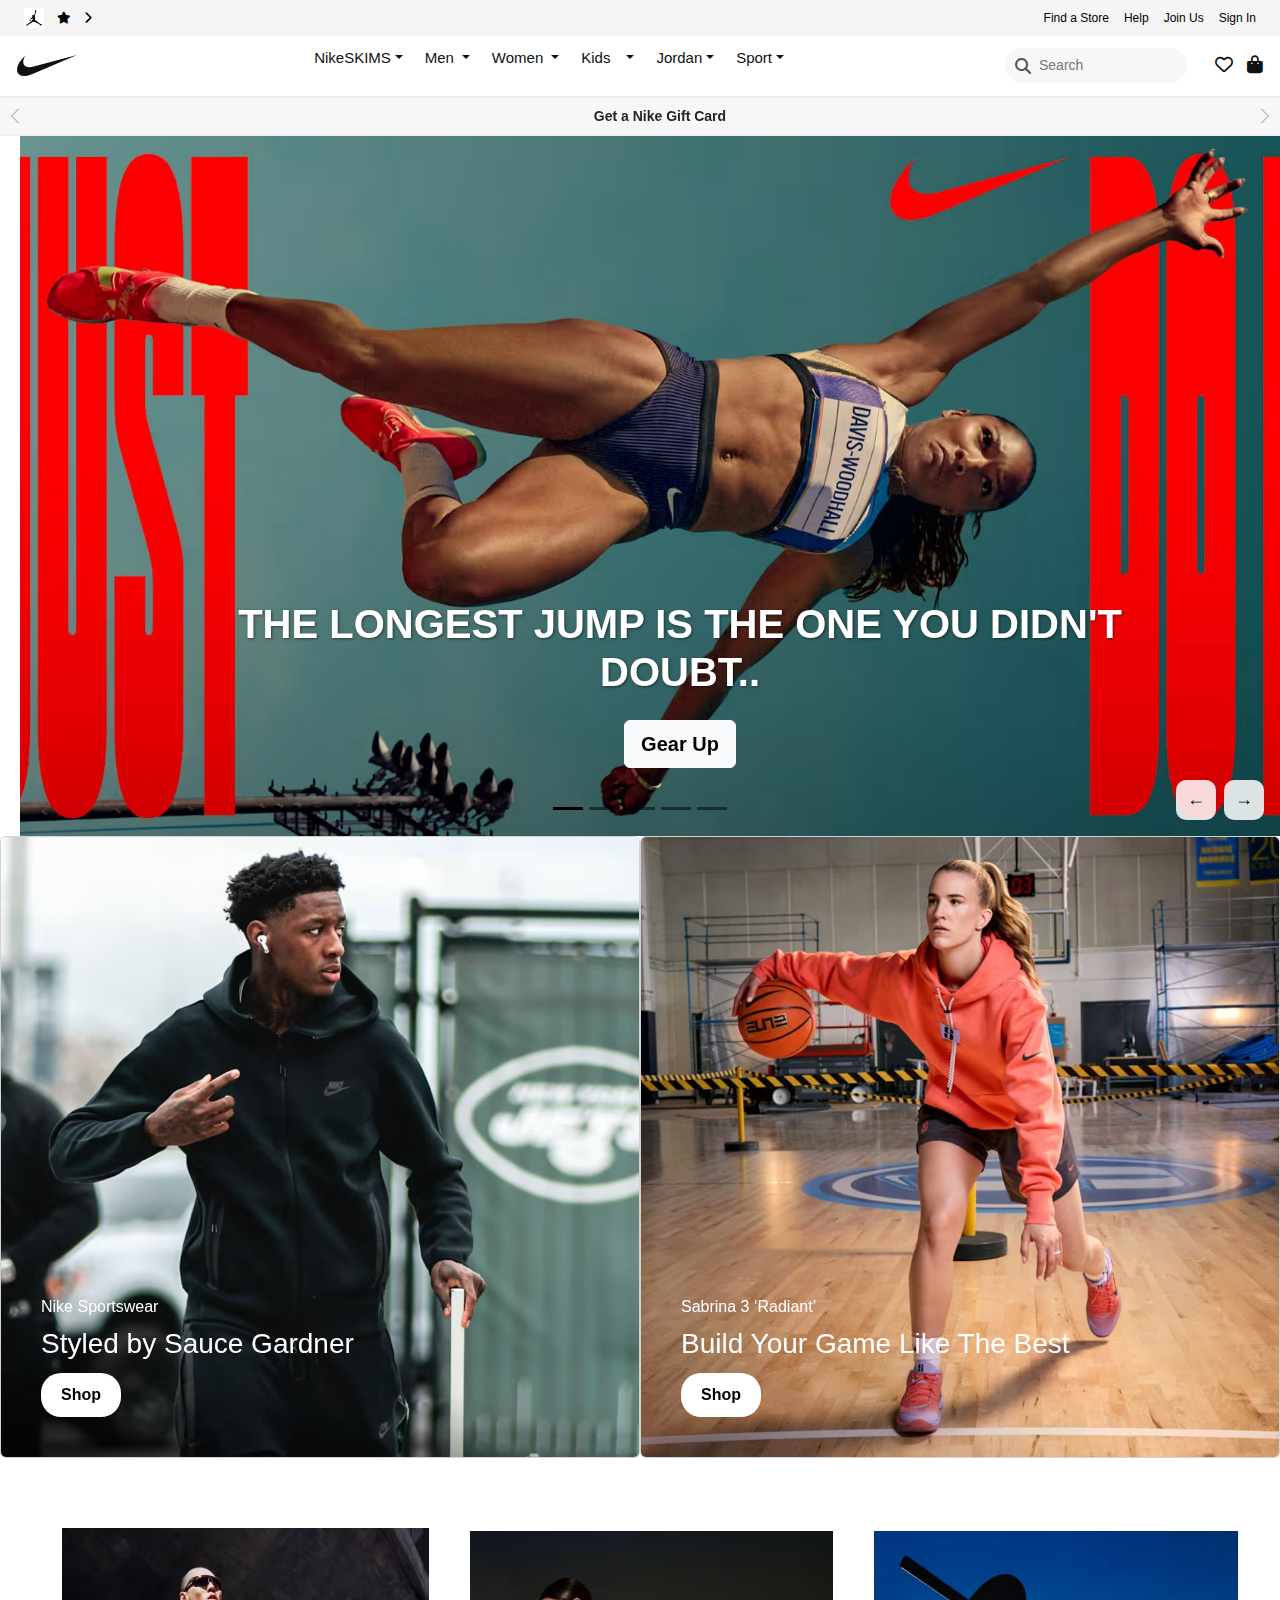
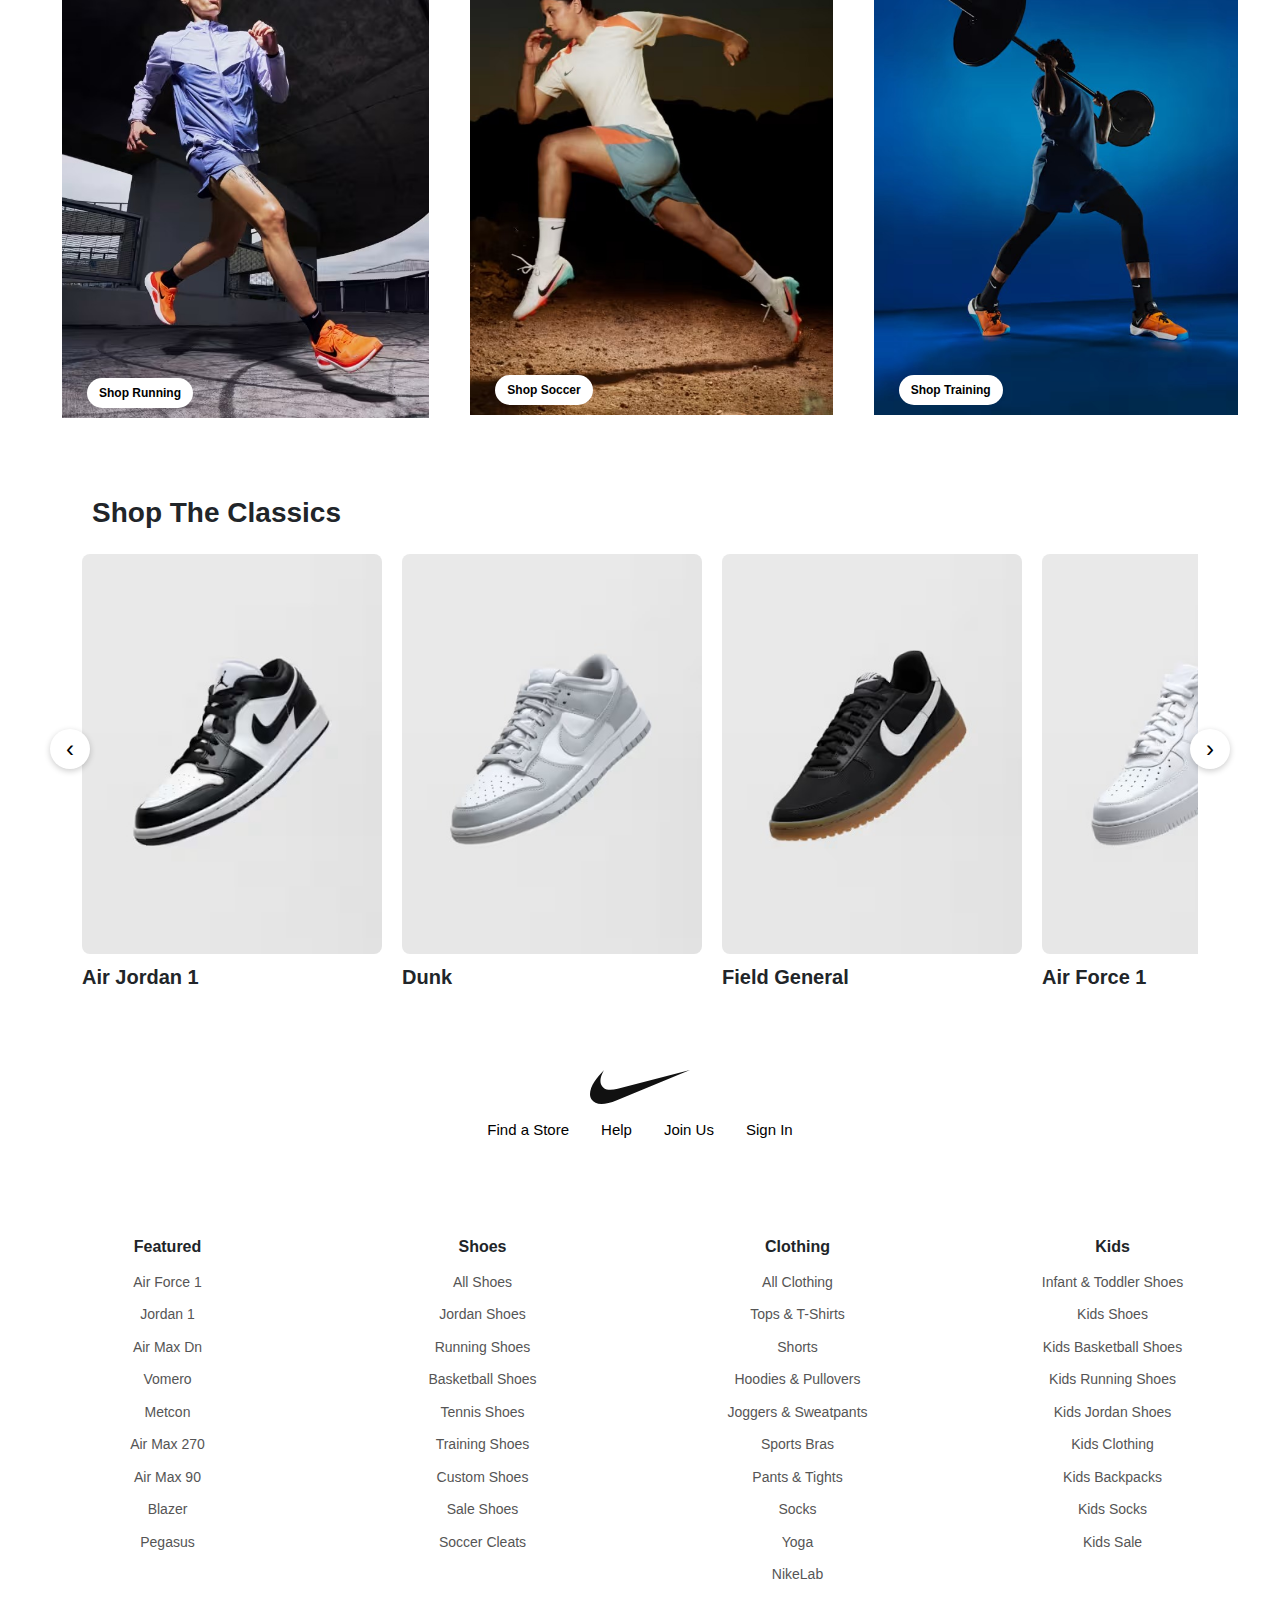
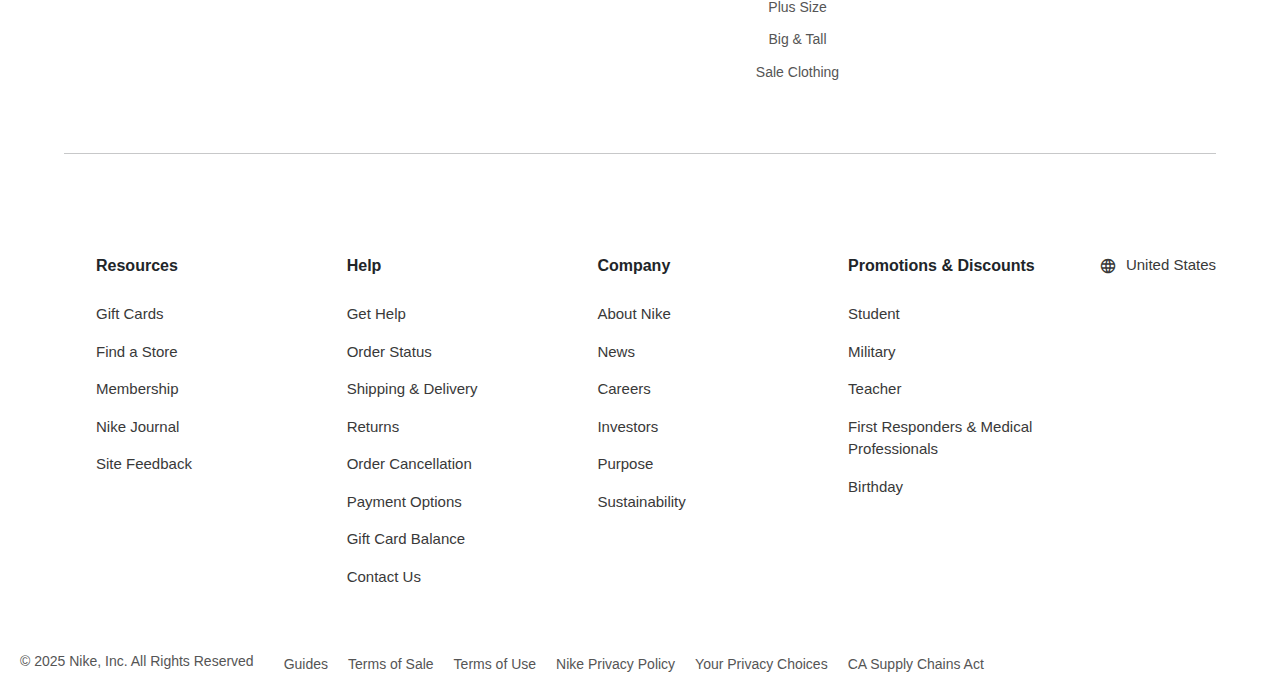
<file: index.html>
<!DOCTYPE html>
<html lang="en">

<head>
    <meta charset="utf-8" />
    <meta name="viewport" content="width=device-width,initial-scale=1" />
    <title>Nike.com</title>
    <link rel="stylesheet" href="https://fonts.googleapis.com/css2?family=Material+Symbols+Outlined:opsz,wght,FILL,GRAD@24,400,0,0&icon_names=language" />
    <link href="https://cdn.jsdelivr.net/npm/bootstrap@5.3.3/dist/css/bootstrap.min.css" rel="stylesheet">
    <link href="https://cdnjs.cloudflare.com/ajax/libs/font-awesome/6.4.0/css/all.min.css" rel="stylesheet">
    <link rel="stylesheet" href="landingpage.css">
     <link rel="shortcut icon" href="./logo103.png" type="image/x-icon">
</head>

<body>

    <!-- Top Bar -->
    <!-- Top Bar -->
    <div class="top-bar px-4 d-flex justify-content-between align-items-center">
        <div class="d-flex align-items-center gap-2 top-left">
            <img src="./image/Jordan-header.jpg" alt="Jordan" class="top-icon">
            <i class="fa fa-star"></i>
            <i class="fa fa-chevron-right"></i>
        </div>

        <div class="top-right d-flex align-items-center">
            <a href="#">Find a Store</a>

            <!-- Help Dropdown -->
            <div class="dropdown">
                <a class="nav-link" href="helppage.html" id="helpLink">
                    Help
                </a>
                <ul class="dropdown-menu">
                    <li><a class="dropdown-item" href="#">Order Status</a></li>
                    <li><a class="dropdown-item" href="#">Shipping & Delivery</a></li>
                    <li><a class="dropdown-item" href="#">Returns</a></li>
                    <li><a class="dropdown-item" href="#">Order Cancellation</a></li>
                    <li><a class="dropdown-item" href="#">Size Charts</a></li>
                    <li><a class="dropdown-item" href="#">Contact Us</a></li>
                    <li><a class="dropdown-item" href="#">Membership</a></li>
                    <li><a class="dropdown-item" href="#">Promotions & Discounts</a></li>
                    <li><a class="dropdown-item" href="#">Product Advice</a></li>
                    <li><a class="dropdown-item" href="#">Send Us Feedback</a></li>
                </ul>
            </div>


            <a href="#">Join Us</a>
            <a href="#">Sign In</a>
        </div>
    </div>


    <!-- Main Navbar -->
    <header class="nike-header">
        <nav class="navbar navbar-expand-lg">
            <div class="container-fluid">

                <!-- Brand / Logo -->
                <a class="navbar-brand" href="index.html">
                    <img src="./nikelogo.svg" alt="Nike" width="80">
                </a>

                <!-- Mobile toggle -->
                <button class="navbar-toggler" type="button" data-bs-toggle="collapse" data-bs-target="#navbarContent"
                    aria-controls="navbarContent" aria-expanded="false" aria-label="Toggle navigation">
                    <span class="navbar-toggler-icon"></span>
                </button>

                <!-- Center nav -->
                <div class="collapse navbar-collapse justify-content-center" id="navbarContent">
                    <ul class="navbar-nav mb-2 mb-lg-0 align-items-start">

                        <!-- New (exact labels taken from site) -->
                       <li class="nav-item dropdown mega-dropdown">
                            <a class="nav-link dropdown-toggle" href="#" id="newDropdown" data-bs-toggle="dropdown"
                                aria-expanded="false">NikeSKIMS</a>
        

                        <!-- Men -->
                        <li class="nav-item dropdown mega-dropdown">
                            <a class="nav-link dropdown-toggle" href="men.html" id="womenDropdown"
                                onclick="window.location='men.html'">
                                Men
                            </a>
                            <div class="dropdown-menu mega-menu p-4" aria-labelledby="menDropdown">
                                <div class="row gx-4">
                                    <div class="col-md-3">
                                        <h6 class="mega-title">New & Featured</h6>
                                        <ul class="list-unstyled">
                                            <li><a href="#">Shop Sale:New Styles Added</a></li>
                                            <li><a href="#">New Arrivals</a></li>
                                            <li><a href="#">Best Sellers</a></li>
                                            <li><a href="#">Latest Drops</a></li>
                                            <li><a href="#">Fall Collection</a></li>
                                        </ul>
                                    </div>

                                    <div class="col-md-3">
                                        <h6 class="mega-title">Shoes</h6>
                                        <ul class="list-unstyled">
                                            <li><a href="#">All Shoes</a></li>
                                            <li><a href="#">Basketball</a></li>
                                            <li><a href="#">Lifestyle</a></li>
                                            <li><a href="#">Jordan</a></li>
                                            <li><a href="#">Retro Running</a></li>
                                            <li><a href="#">Running</a></li>
                                            <li><a href="#">Sandals & Slides</a></li>
                                            <li><a href="#">Shoes $100 & Under</a></li>
                                            <li><a href="#">Training & Gym</a></li>
                                        </ul>
                                    </div>

                                    <div class="col-md-3">
                                        <h6 class="mega-title">Clothing</h6>
                                        <ul class="list-unstyled">
                                            <li><a href="#">All Clothing</a></li>
                                            <li><a href="#">Hoodies & Sweatshirts</a></li>
                                            <li><a href="#">Jordan</a></li>
                                            <li><a href="#">Jackets & Vests</a></li>
                                            <li><a href="#">Matching Sets</a></li>
                                            <li><a href="#">Pants</a></li>
                                            <li><a href="#">Shorts</a></li>
                                            <li><a href="#">Tops & Graphic Tees</a></li>
                                            <li><a href="#">24.7 Collection</a></li>
                                        </ul>
                                    </div>

                                    <div class="col-md-3">
                                        <h6 class="mega-title">Accessories</h6>
                                        <ul class="list-unstyled">
                                            <li><a href="#">Bags & Backpacks</a></li>
                                            <li><a href="#">Belts</a></li>
                                            <li><a href="#">Hats & Headwear</a></li>
                                            <li><a href="#">Socks</a></li>
                                            <li><a href="#">Sunglasses</a></li>
                                            <li><a href="#">Underwear</a></li>
                                        </ul>
                                    </div>
                                </div>
                            </div>
                        </li>

                        <!-- Women -->
                        <li class="nav-item dropdown mega-dropdown">
                            <a class="nav-link dropdown-toggle" href="women.html" id="womenDropdown"
                                onclick="window.location='women.html'">
                                Women
                            </a>

                            <div class="dropdown-menu mega-menu p-4" aria-labelledby="womenDropdown">
                                <div class="row gx-4">
                                    <div class="col-md-3">
                                        <h6 class="mega-title">New & Featured</h6>
                                        <ul class="list-unstyled">
                                            <li><a href="#">Shop Sale:New Styles Added</a></li>
                                            <li><a href="#">New Arrivals</a></li>
                                            <li><a href="#">Best Sellers</a></li>
                                            <li><a href="#">Latest Drops</a></li>
                                            <li><a href="#">Air Max Muse & Air Superfly</a></li>
                                            <li><a href="#">Fall Collection</a></li>
                                        </ul>
                                    </div>
                                    <div class="col-md-3">
                                        <h6 class="mega-title">Shop by Color</h6>
                                        <ul class="list-unstyled">
                                            <li><a href="#">Picante Red</a></li>
                                            <li><a href="#">Teal Tones</a></li>
                                            <li><a href="#">Pink Pops</a></li>
                                            <li><a href="#">Burgundy Crush</a></li>
                                            <li><a href="#">Midnight Navy</a></li>
                                            <li><a href="#">Timeless Neutrals</a></li>
                                        </ul>
                                    </div>
                                    <div class="col-md-3">
                                        <h6 class="mega-title">Shoes</h6>
                                        <ul class="list-unstyled">
                                            <li><a href="#">All Shoes</a></li>
                                            <li><a href="#">Basketball</a></li>
                                            <li><a href="#">Lifestyle</a></li>
                                            <li><a href="#">Jordan</a></li>
                                            <li><a href="#">Retro Running</a></li>
                                            <li><a href="#">Running</a></li>
                                            <li><a href="#">Sandals & Slides</a></li>
                                            <li><a href="#">Shoes $100 & Under</a></li>
                                            <li><a href="#">Training & Gyms</a></li>
                                        </ul>
                                    </div>

                                    <div class="col-md-3">
                                        <h6 class="mega-title">Clothing</h6>
                                        <ul class="list-unstyled">
                                            <li><a href="#">All Clothing</a></li>
                                            <li><a href="#">Bras</a></li>
                                            <li><a href="#">Hoodies & Sweatshirts</a></li>
                                            <li><a href="#">Leggings</a></li>
                                            <li><a href="#">Matching Sets</a></li>
                                            <li><a href="#">Jackets & Vests</a></li>
                                            <li><a href="#">Pants</a></li>
                                            <li><a href="#">Skirts & Dresses</a></li>
                                            <li><a href="#">Shorts</a></li>
                                            <li><a href="#">Tops & Graphics Tees</a></li>
                                            <li><a href="#">24.7 Collection</a></li>
                                        </ul>
                                    </div>

                                    <div class="col-md-3">
                                        <h6 class="mega-title">Accessories</h6>
                                        <ul class="list-unstyled">
                                            <li><a href="#">Bags & Backpacks</a></li>
                                            <li><a href="#">Belts</a></li>
                                            <li><a href="#">Hats & Headwear</a></li>
                                            <li><a href="#">Socks</a></li>
                                            <li><a href="#">Sunglasses</a></li>
                                        </ul>
                                    </div>
                                </div>
                            </div>
                        </li>

                        <!-- Kids -->
                        <li class="nav-item dropdown mega-dropdown d-flex align-items-center">
                            <!-- Link to kids page -->
                            <a class="nav-link" href="kid.html">Kids</a>

                            <!-- Caret to toggle dropdown -->
                            <a class="nav-link dropdown-toggle" href="#" id="kidsDropdown" role="button"
                                data-bs-toggle="dropdown" aria-expanded="false"></a>

                            <!-- Mega menu (only one dropdown-menu allowed here) -->
                            <div class="dropdown-menu mega-menu p-4" aria-labelledby="kidsDropdown">
                                <div class="row gx-4">

                                    <!-- Column 1 -->
                                    <div class="col-md-3">
                                        <h6 class="mega-title">New & Featured</h6>
                                        <ul class="list-unstyled">
                                            <li><a href="#">Shop Sale: New Styles Added</a></li>
                                            <li><a href="#">New Arrivals</a></li>
                                            <li><a href="#">Best Sellers</a></li>
                                            <li><a href="#">Fleece Shop</a></li>
                                            <li><a href="#">Nike x LEGO® Collection</a></li>
                                            <li><a href="#">Teens</a></li>
                                        </ul>
                                    </div>

                                    <!-- Column 2 -->
                                    <div class="col-md-3">
                                        <h6 class="mega-title">All Shoes</h6>
                                        <ul class="list-unstyled">
                                            <li><a href="#">Big Kids (7-15 yrs)</a></li>
                                            <li><a href="#">Little Kids (3-7 yrs)</a></li>
                                            <li><a href="#">Baby & Toddler (0-3 yrs)</a></li>
                                            <li><a href="#">Basketball</a></li>
                                            <li><a href="#">Lifestyle</a></li>
                                            <li><a href="#">Jordan</a></li>
                                            <li><a href="#">Retro Running</a></li>
                                            <li><a href="#">Running</a></li>
                                            <li><a href="#">Sandals & Slides</a></li>
                                            <li><a href="#">Shoes $80 & Under</a></li>
                                            <li><a href="#">Soccer</a></li>
                                        </ul>
                                    </div>

                                    <!-- Column 3 -->
                                    <div class="col-md-3">
                                        <h6 class="mega-title">All Clothing</h6>
                                        <ul class="list-unstyled">
                                            <li><a href="#">Big Kids (7-15 yrs)</a></li>
                                            <li><a href="#">Little Kids (3-7 yrs)</a></li>
                                            <li><a href="#">Baby & Toddler (0-3 yrs)</a></li>
                                            <li><a href="#">Bras</a></li>
                                            <li><a href="#">Hoodies & Sweatshirts</a></li>
                                            <li><a href="#">Jordan</a></li>
                                            <li><a href="#">Matching Sets</a></li>
                                            <li><a href="#">Pants & Tights</a></li>
                                            <li><a href="#">Shorts</a></li>
                                            <li><a href="#">Skirts & Dresses</a></li>
                                            <li><a href="#">Tops & T-shirts</a></li>
                                        </ul>
                                    </div>

                                    <!-- Column 4 -->
                                    <div class="col-md-3">
                                        <h6 class="mega-title">Accessories</h6>
                                        <ul class="list-unstyled">
                                            <li><a href="#">Bags & Backpacks</a></li>
                                            <li><a href="#">Belts</a></li>
                                            <li><a href="#">Hats & Headwear</a></li>
                                            <li><a href="#">Socks</a></li>
                                            <li><a href="#">Sunglasses</a></li>
                                        </ul>
                                    </div>

                                    <!-- Column 5 -->
                                    <div class="col-md-3">
                                        <h6 class="mega-title">Shop by Sport</h6>
                                        <ul class="list-unstyled">
                                            <li><a href="#">Basketball</a></li>
                                            <li><a href="#">Gymnastics</a></li>
                                            <li><a href="#">Football</a></li>
                                            <li><a href="#">Running</a></li>
                                            <li><a href="#">Soccer</a></li>
                                        </ul>
                                    </div>

                                </div>
                            </div>
                        </li>


                        <!-- Jordan -->
                        <li class="nav-item dropdown mega-dropdown">
                            <a class="nav-link dropdown-toggle" href="#" id="jordanDropdown" data-bs-toggle="dropdown"
                                aria-expanded="false">Jordan</a>
                            <div class="dropdown-menu mega-menu p-4" aria-labelledby="jordanDropdown">
                                <div class="row gx-4">
                                    <div class="col-md-3">
                                        <h6 class="mega-title">New & Featured</h6>
                                        <ul class="list-unstyled">
                                            <li><a href="#">Shop Sale: New Styles Added</a></li>
                                            <li><a href="#">New Arrivals</a></li>
                                            <li><a href="#">Best Sellers</a></li>
                                            <li><a href="#">Jordan Heat Check</a></li>
                                            <li><a href="#">Jordan Sleeper Picks</a></li>
                                            <li><a href="#">Shattered Backboard Capsule</a></li>
                                        </ul>
                                    </div>

                                    <div class="col-md-3">
                                        <h6 class="mega-title">Sport</h6>
                                        <ul class="list-unstyled">
                                            <li><a href="#">Jordan Basketball</a></li>
                                            <li><a href="#">Jordan Golf</a></li>
                                            <li><a href="#">Jordan Cleats</a></li>
                                            <li><a href="#">Women's Jordan Training & Gyms</a></li>
                                        </ul>
                                    </div>
                                    <div class="col-md-3">
                                        <h6 class="mega-title">Men</h6>
                                        <ul class="list-unstyled">
                                            <li><a href="#">Shop All</a></li>
                                            <li><a href="#">Shoes</a></li>
                                            <li><a href="#">AJ1</a></li>
                                            <li><a href="#">Clothing</a></li>
                                        </ul>
                                    </div>
                                    <div class="col-md-3">
                                        <h6 class="mega-title">Women</h6>
                                        <ul class="list-unstyled">
                                            <li><a href="#">Shop All</a></li>
                                            <li><a href="#">Shoes</a></li>
                                            <li><a href="#">AJ1</a></li>
                                            <li><a href="#">Clothing</a></li>
                                            <li><a href="#">Jordan Brand Women Collection</a></li>
                                        </ul>
                                    </div>
                                    <div class="col-md-3">
                                        <h6 class="mega-title"><a href=""></a></h6>
                                        <ul class="list-unstyled">
                                            <li><a href="#">Shop All</a></li>
                                            <li><a href="#">Shoes</a></li>
                                            <li><a href="#">AJ1</a></li>
                                            <li><a href="#">Clothing</a></li>
                                            <li><a href="#">Big Kids</a></li>
                                            <li><a href="#">Little Kids</a></li>
                                            <li><a href="#">Baby & Toddler</a></li>
                                        </ul>
                                    </div>

                                    <div class="col-md-3">
                                        <h6 class="mega-title">Accessories</h6>
                                        <ul class="list-unstyled">
                                            <li><a href="#">Shop All</a></li>
                                            <li><a href="#">Bags & Backpacks</a></li>
                                            <li><a href="#">Hats & Headwear</a></li>
                                        </ul>
                                    </div>
                                </div>
                            </div>
                        </li>

                        <!-- Sale -->
                        <li class="nav-item dropdown mega-dropdown">
                            <a class="nav-link dropdown-toggle" href="#" id="saleDropdown" data-bs-toggle="dropdown"
                                aria-expanded="false">Sport</a>
                            <div class="dropdown-menu mega-menu p-4" aria-labelledby="saleDropdown">
                                <div class="row gx-4">
                                    <div class="col-md-3">
                                        <h6 class="mega-title">Basketball</h6>
                                        <ul class="list-unstyled">
                                            <li><a href="#">Shoes</a></li>
                                            <li><a href="#">Apparel</a></li>
                                            <li><a href="#">Equipment</a></li>
                                            <li><a href="#">KObe</a></li>
                                            <li><a href="#">Jordan</a></li>
                                        </ul>
                                    </div>

                                    <div class="col-md-3">
                                        <h6 class="mega-title">Soccer</h6>
                                        <ul class="list-unstyled">
                                            <li><a href="#">cleats</a></li>
                                            <li><a href="#">Indoor Footwear</a></li>
                                            <li><a href="#">Apparel</a></li>
                                            <li><a href="#">Equipment</a></li>
                                        </ul>
                                    </div>

                                    <div class="col-md-3">
                                        <h6 class="mega-title">Running</h6>
                                        <ul class="list-unstyled">
                                            <li><a href="#">Road</a></li>
                                            <li><a href="#">Race</a></li>
                                            <li><a href="#">Trail</a></li>
                                            <li><a href="#">Track & Field</a></li>
                                            <li><a href="#">Apparel</a></li>
                                            <li><a href="#">Equipment</a></li>
                                            <li><a href="#">Running Shoe Finder</a></li>
                                        </ul>
                                    </div>

                                    <div class="col-md-3">
                                        <h6 class="mega-title">More Sports</h6>
                                        <ul class="list-unstyled">
                                            <li><a href="#">ACG</a></li>
                                            <li><a href="#">Baseball</a></li>
                                            <li><a href="#">Cheer</a></li>
                                            <li><a href="#">Golf</a></li>
                                            <li><a href="#">Gymnastics</a></li>
                                            <li><a href="#">Lacrosse</a></li>
                                            <li><a href="#">Pickleball</a></li>
                                            <li><a href="#">Skateboarding</a></li>
                                            <li><a href="#">Softball</a></li>
                                            <li><a href="#">Swimming</a></li>
                                            <li><a href="#">Volleyball</a></li>
                                            <li><a href="#">Wresting</a></li>
                                        </ul>
                                    </div>
                                    <div class="col-md-3">
                                        <h6 class="mega-title">Locker</h6>
                                        <ul class="list-unstyled">
                                            <li><a href="#">NBA Gear</a></li>
                                            <li><a href="#">NFL Gear</a></li>
                                            <li><a href="#">MLB Gear</a></li>
                                            <li><a href="#">WNBA Gear</a></li>
                                            <li><a href="#">NCAA Gear</a></li>
                                            <li><a href="#">NWSL Gear</a></li>
                                        </ul>
                                    </div>
                                    <div class="col-md-3">
                                        <h6 class="mega-title">Tennis</h6>
                                        <ul class="list-unstyled">
                                            <li><a href="#">Grand Slam Looks</a></li>
                                            <li><a href="#">Shoes</a></li>
                                            <li><a href="#">Apparel</a></li>
                                            <li><a href="#">Equipment</a></li>
                                        </ul>
                                    </div>
                                    <div class="col-md-3">
                                        <h6 class="mega-title">Training</h6>
                                        <ul class="list-unstyled">
                                            <li><a href="#">Shoes</a></li>
                                            <li><a href="#">Socks</a></li>
                                            <li><a href="#">Apparel</a></li>
                                            <li><a href="#">Equipment</a></li>
                                        </ul>
                                    </div>
                                    <div class="col-md-3">
                                        <h6 class="mega-title">Football</h6>
                                        <ul class="list-unstyled">
                                            <li><a href="#">Cleats</a></li>
                                            <li><a href="#">Apparel</a></li>
                                            <li><a href="#">Equipment</a></li>
                                        </ul>
                                    </div>
                                </div>
                            </div>
                        </li>
                    </ul>
                </div>

                <!-- Right section -->
                <div class="d-flex align-items-center">
                    <div class="search-container">
                        <i class="fas fa-search"></i>
                        <input type="search" placeholder="Search">
                    </div>
                    <a href="#" class="action-icons"><i class="far fa-heart"></i></a>
                    <a href="#" class="action-icons"><i class="fas fa-shopping-bag"></i></a>
                </div>

            </div>
        </nav>
         </header>
        <div id="promoCarousel" class="carousel slide promo-bar" data-bs-ride="carousel" data-bs-interval="4000">
            <div class="carousel-inner">
                <div class="carousel-item active fw-bold">
                    <p class="fw-bold">Get a Nike Gift Card</p>
                </div>
                <div class="carousel-item">
                    <p class="fw-bold">Members: Free Shipping on Orders $50+</p>
                </div>
                <div class="carousel-item">
                    <p class="fw-bold">Look for Store Pickup at Checkout</p>
                </div>
            </div>
            <button class="carousel-control-prev" type="button" data-bs-target="#promoCarousel" data-bs-slide="prev">
                <span class="carousel-control-prev-icon" aria-hidden="true"></span>
                <span class="visually-hidden">Previous</span>
            </button>
            <button class="carousel-control-next" type="button" data-bs-target="#promoCarousel" data-bs-slide="next">
                <span class="carousel-control-next-icon" aria-hidden="true"></span>
                <span class="visually-hidden">Next</span>
            </button>
        </div>


    <div id="carouselExampleDark" class="carousel carousel-dark slide position-relative" data-bs-ride="carousel"
        data-bs-pause="false">
        <div id="carouselExampleDark" class="carousel carousel-dark slide" data-bs-ride="carousel">

            <!-- Indicators -->
            <div class="carousel-indicators">
                <button type="button" data-bs-target="#carouselExampleDark" data-bs-slide-to="0" class="active"
                    aria-current="true" aria-label="Slide 1"></button>
                <button type="button" data-bs-target="#carouselExampleDark" data-bs-slide-to="1"
                    aria-label="Slide 2"></button>
                <button type="button" data-bs-target="#carouselExampleDark" data-bs-slide-to="2"
                    aria-label="Slide 3"></button>
                <button type="button" data-bs-target="#carouselExampleDark" data-bs-slide-to="3"
                    aria-label="Slide 4"></button>
                <button type="button" data-bs-target="#carouselExampleDark" data-bs-slide-to="4"
                    aria-label="Slide 5"></button>
            </div>

            <!-- Slides -->
            <div class="carousel-inner">
                <!-- Slide 1 (add class to shift) -->
                <div class="carousel-item active first-slide-move" data-bs-interval="10000">
                    <img id="slide1-img" src="./image/1st.jpg" class="d-block w-100" alt="Slide 1"
                        style="height: 700px; object-fit: cover;">
                    <div class="carousel-caption d-flex flex-column justify-content-end align-items-center h-100 pb-5">
                        <h1 class="fw-bold text-white text-uppercase text-center">THE LONGEST JUMP IS THE ONE YOU DIDN'T
                            DOUBT..</h1>
                        <button class="btn btn-light btn-lg mt-3 fw-bold rounded" style="border-radius: 10px;">Gear
                            Up</button>
                    </div>
                </div>

                <div class="carousel-item" data-bs-interval="10000">
                    <img id="slide2-img" src="./image/2nd.jpg" class="d-block w-100" alt="Slide 2"
                        style="height: 700px; object-fit: cover;">
                    <div class="carousel-caption d-flex flex-column justify-content-end align-items-center h-100 pb-5">
                        <h1 class="fw-bold text-white text-uppercase text-center">SHOW THEM WHO YOU ARE.</h1>
                        <h3 class="text-white text-center">When your rival is at the door, who will you become? NFL Nike
                            Rivalries are here.</h3>
                        <button class="btn btn-light btn-lg mt-3 fw-bold rounded"
                            style="border-radius: 10px;">Shop</button>
                    </div>
                </div>

                <div class="carousel-item">
                    <img id="slide3-img" src="./image/3rd.jpg" class="d-block w-100" alt="Slide 3"
                        style="height: 700px; object-fit: cover;">
                    <div class="carousel-caption d-flex flex-column justify-content-end align-items-center h-100 pb-5">
                        <h1 class="fw-bold text-white text-uppercase text-center">MADE TO SHINE</h1>
                        <h3 class="text-white text-center">Giannis Freak 7'Spotlight' is ready for the moment.</h3>
                        <button class="btn btn-light btn-lg mt-3 fw-bold rounded"
                            style="border-radius: 10px; text-align: center;">Shop</button>
                    </div>
                </div>

                <div class="carousel-item">
                    <img id="slide4-img" src="./image/4th.jpg" class="d-block w-100" alt="Slide 4"
                        style="height: 700px; object-fit: cover;">
                    <div class="carousel-caption d-flex flex-column justify-content-end align-items-center h-100 pb-5">
                        <h1 class="fw-bold text-white text-uppercase text-center">OFF-COURT FITS</h1>
                        <h3 class="text-white text-center">Explore hoops inspired style to rock wherever you go.</h3>
                        <button class="btn btn-light btn-lg mt-3 fw-bold rounded"
                            style="border-radius: 10px;">Shop</button>
                    </div>
                </div>

                <div class="carousel-item">
                    <img id="slide5-img" src="./image/5th.jpg" class="d-block w-100" alt="Slide 5"
                        style="height: 700px; object-fit: cover;">
                    <div class="carousel-caption d-flex flex-column justify-content-end align-items-center h-100 pb-5">
                        <h1 class="fw-bold text-white text-uppercase text-center">SHAKE IT UP</h1>
                        <h3 class="text-white text-center">The Field General pairs a suede upper with a Waffle sole to
                            create the perfect retro look</h3>
                        <button class="btn btn-light btn-lg mt-3 fw-bold rounded"
                            style="border-radius: 10px;">Shop</button>
                    </div>
                </div>

                <script>
                    function updateSlideImages() {
                        const slideImages = [
                            { id: 'slide1-img', desktop: './image/1st.jpg', mobile: './image/3-3.jpg' },
                            { id: 'slide2-img', desktop: './image/2nd.jpg', mobile: './image/2-2.jpg' },
                            { id: 'slide3-img', desktop: './image/3rd.jpg', mobile: './image/1-1.jpg' },
                            { id: 'slide4-img', desktop: './image/4th.jpg', mobile: './image/4-4.jpg' },
                            { id: 'slide5-img', desktop: './image/5th.jpg', mobile: './image/5-5.jpg' }
                        ];

                        const isMobile = window.innerWidth <= 920;

                        slideImages.forEach(slide => {
                            const img = document.getElementById(slide.id);
                            if (!img) return;

                            // Choose src based on screen width
                            img.src = isMobile ? slide.mobile : slide.desktop;

                            // Error handling: If image not found, fallback to desktop image (or you can customize)
                            img.onerror = () => {
                                console.warn(`Image failed to load: ${img.src}. Falling back to desktop image.`);
                                img.onerror = null; // prevent infinite loop
                                img.src = slide.desktop;
                            };
                        });
                    }

                    window.addEventListener('load', updateSlideImages);
                    window.addEventListener('resize', updateSlideImages);
                </script>
            </div>
        </div>



        <!-- Custom Forward/Backward Buttons -->
        <div class="position-absolute bottom-0 end-0 m-3 d-flex gap-2 carousel-control-buttons">
            <button class="btn btn-light" data-bs-target="#carouselExampleDark" data-bs-slide="prev"
                style="border-radius: 10px;">←</button>
            <button class="btn btn-light" data-bs-target="#carouselExampleDark" data-bs-slide="next"
                style="border-radius: 10px;">→</button>
        </div>
    </div>
    <section class="product-section">
        <div class="card">
            <img src="./con001.jpg" alt="Nike Style by Sauce Gardner">
            <div class="card-content">
                <p>Nike Sportswear</p>
                <h2>Styled by Sauce Gardner</h2>
                <button class="shop-btn">Shop</button>
            </div>
        </div>

        <div class="card">
            <img src="./con002.jpg" alt="Sabrina 3 Radiant">
            <div class="card-content">
                <p>Sabrina 3 ‘Radiant’</p>
                <h2>Build Your Game Like The Best</h2>
                <button class="shop-btn">Shop</button>
            </div>
        </div>
    </section>
    <section class="African">
        <div class="African-card">
            <div class="card01">
                <img src="./001.jpg" alt="001">
                <button class="shop-btn1">Shop Running</button>
            </div>
            <div class="card01">
                <img src="./002.jpg" alt="002">
                <button class="shop-btn1">Shop Soccer</button>
            </div>
            <div class="card01">
                <img src="./003.jpg" alt="003">
                <button class="shop-btn1">Shop Training</button>
            </div>
        </div>
    </section>

    <div class="container my-5 position-relative">
        <h3 class="mb-4 fw-bold">Shop The Classics</h3>

        <!-- Left / Right buttons -->
        <button class="slider-btn left" onclick="scrollSlider(-1)">&#8249;</button>
        <button class="slider-btn right" onclick="scrollSlider(1)">&#8250;</button>

        <!-- Product slider -->
        <div id="productSlider" class="product-slider">
            <div class="product-card">
                <img src="./image/0001.jpg" alt="Air Jordan 1">
                <div class="mt-2">Air Jordan 1</div>
            </div>
            <div class="product-card">
                <img src="./0002.jpg" alt="Dunk">
                <div class="mt-2">Dunk</div>
            </div>
            <div class="product-card">
                <img src="./0003.jpg" alt="Field General">
                <div class="mt-2">Field General</div>
            </div>
            <div class="product-card">
                <img src="./0004.jpg" alt="Air Force 1">
                <div class="mt-2">Air Force 1</div>
            </div>
            <div class="product-card">
                <img src="./0005.jpg" alt="Air Max">
                <div class="mt-2">Air Max</div>
            </div>
            <div class="product-card">
                <img src="./0006.jpg" alt="Air Max">
                <div class="mt-2">Vomero</div>
            </div>
            <div class="product-card">
                <img src="./0007.jpg" alt="Air Max">
                <div class="mt-2">Cortez</div>
            </div>
            <div class="product-card">
                <img src="./imgi_24_women-s-shoes-clothing-accessories.jpg" alt="Air Max">
                <div class="mt-2">C1TY</div>
            </div>
        </div>
        </div>

        <script>
            function scrollSlider(direction) {
                const slider = document.getElementById("productSlider");
                let cardWidth = document.querySelector(".product-card").offsetWidth + 20; // card + gap
                slider.scrollBy({ left: direction * cardWidth, behavior: "smooth" });
            }
        </script>


       <section class="nikelogo">
  <div class="nikelogo1">
    <div class="nikelogoo">
      <img src="./nikelogo.svg" alt="Nike Logo">
    </div>
    <div class="find">
      <ul>
        <li><a href="#">Find a Store</a></li>
        <li><a href="#">Help</a></li>
        <li><a href="#">Join Us</a></li>
        <li><a href="#">Sign In</a></li>
      </ul>
    </div>
  </div>
</section>


        <!-- FOOTER LINKS SECTION -->
         <div class="footer-menu">
  <div>
    <h4>Featured</h4>
    <ul>
      <li><a href="#">Air Force 1</a></li>
      <li><a href="#">Jordan 1</a></li>
      <li><a href="#">Air Max Dn</a></li>
      <li><a href="#">Vomero</a></li>
      <li><a href="#">Metcon</a></li>
      <li><a href="#">Air Max 270</a></li>
      <li><a href="#">Air Max 90</a></li>
      <li><a href="#">Blazer</a></li>
      <li><a href="#">Pegasus</a></li>
    </ul>
  </div>

  <div>
    <h4>Shoes</h4>
    <ul>
      <li><a href="#">All Shoes</a></li>
      <li><a href="#">Jordan Shoes</a></li>
      <li><a href="#">Running Shoes</a></li>
      <li><a href="#">Basketball Shoes</a></li>
      <li><a href="#">Tennis Shoes</a></li>
      <li><a href="#">Training Shoes</a></li>
      <li><a href="#">Custom Shoes</a></li>
      <li><a href="#">Sale Shoes</a></li>
      <li><a href="#">Soccer Cleats</a></li>
    </ul>
  </div>

  <div>
    <h4>Clothing</h4>
    <ul>
      <li><a href="#">All Clothing</a></li>
      <li><a href="#">Tops & T-Shirts</a></li>
      <li><a href="#">Shorts</a></li>
      <li><a href="#">Hoodies & Pullovers</a></li>
      <li><a href="#">Joggers & Sweatpants</a></li>
      <li><a href="#">Sports Bras</a></li>
      <li><a href="#">Pants & Tights</a></li>
      <li><a href="#">Socks</a></li>
      <li><a href="#">Yoga</a></li>
      <li><a href="#">NikeLab</a></li>
      <li><a href="#">Plus Size</a></li>
      <li><a href="#">Big & Tall</a></li>
      <li><a href="#">Sale Clothing</a></li>
    </ul>
  </div>

  <div>
    <h4>Kids</h4>
    <ul>
      <li><a href="#">Infant & Toddler Shoes</a></li>
      <li><a href="#">Kids Shoes</a></li>
      <li><a href="#">Kids Basketball Shoes</a></li>
      <li><a href="#">Kids Running Shoes</a></li>
      <li><a href="#">Kids Jordan Shoes</a></li>
      <li><a href="#">Kids Clothing</a></li>
      <li><a href="#">Kids Backpacks</a></li>
      <li><a href="#">Kids Socks</a></li>
      <li><a href="#">Kids Sale</a></li>
    </ul>
  </div>
</div>

        <div class="container-two">
            <!-- Resources -->
            <div>
                <ul>
                    <li class="bold">Resources</li>
                    <li><a href="#">Gift Cards</a></li>
                    <li><a href="#">Find a Store</a></li>
                    <li><a href="#">Membership</a></li>
                    <li><a href="#">Nike Journal</a></li>
                    <li><a href="#">Site Feedback</a></li>
                </ul>
            </div>

            <!-- Help -->
            <div>
                <ul>
                    <li class="bold">Help</li>
                    <li><a href="#">Get Help</a></li>
                    <li><a href="#">Order Status</a></li>
                    <li><a href="#">Shipping & Delivery</a></li>
                    <li><a href="#">Returns</a></li>
                    <li><a href="#">Order Cancellation</a></li>
                    <li><a href="#">Payment Options</a></li>
                    <li><a href="#">Gift Card Balance</a></li>
                    <li><a href="#">Contact Us</a></li>
                </ul>
            </div>

            <!-- Company -->
            <div>
                <ul>
                    <li class="bold">Company</li>
                    <li><a href="#">About Nike</a></li>
                    <li><a href="#">News</a></li>
                    <li><a href="#">Careers</a></li>
                    <li><a href="#">Investors</a></li>
                    <li><a href="#">Purpose</a></li>
                    <li><a href="#">Sustainability</a></li>
                </ul>
            </div>

            <!-- Promotions & Discounts -->
            <div>
                <ul>
                    <li class="bold">Promotions & Discounts</li>
                    <li><a href="#">Student</a></li>
                    <li><a href="#">Military</a></li>
                    <li><a href="#">Teacher</a></li>
                    <li><a href="#">First Responders & Medical Professionals</a></li>
                    <li><a href="#">Birthday</a></li>
                </ul>
            </div>

            <!-- Country -->
            <div class="country">
                <ul>
                    <li>
                        <a href="#">
                            <span class="material-symbols-outlined">language</span> United States
                        </a>
                    </li>
                </ul>
            </div>
        </div>


        <div class="footer-bottom">
            <p>© 2025 Nike, Inc. All Rights Reserved</p>
            <div class="footer-links">
                <div class="dropup">
                    <button class="nav-link" id="helpLink">
                        Guides
                    </button>
                    <ul class="dropdown-menu">
                        <li><a class="dropup-item" href="#">Nike Air</a></li>
                        <li><a class="dropup-item" href="#">Nike Air Force 1</a></li>
                        <li><a class="dropup-item" href="#">Nike Air Max</a></li>
                        <li><a class="dropup-item" href="#">Nike FlyEase</a></li>
                        <li><a class="dropup-item" href="#">Nike Flyknit</a></li>
                        <li><a class="dropup-item" href="#">Nike Free</a></li>
                        <li><a class="dropup-item" href="#">Nike React</a></li>
                        <li><a class="dropup-item" href="#">Nike Vaporfly</a></li>
                        <li><a class="dropup-item" href="#">Nike ZoomX</a></li>
                        <li><a class="dropup-item" href="#">Space Hippie</a></li>
                    </ul>
                </div>
                <a href="#">Terms of Sale</a>
                <a href="#">Terms of Use</a>
                <a href="#">Nike Privacy Policy</a>
                <a href="#">Your Privacy Choices</a>
                <a href="#">CA Supply Chains Act</a>
            </div>
        </div>

        <script src="https://cdn.jsdelivr.net/npm/bootstrap@5.3.3/dist/js/bootstrap.bundle.min.js"></script>
</body>

</html>
</file>
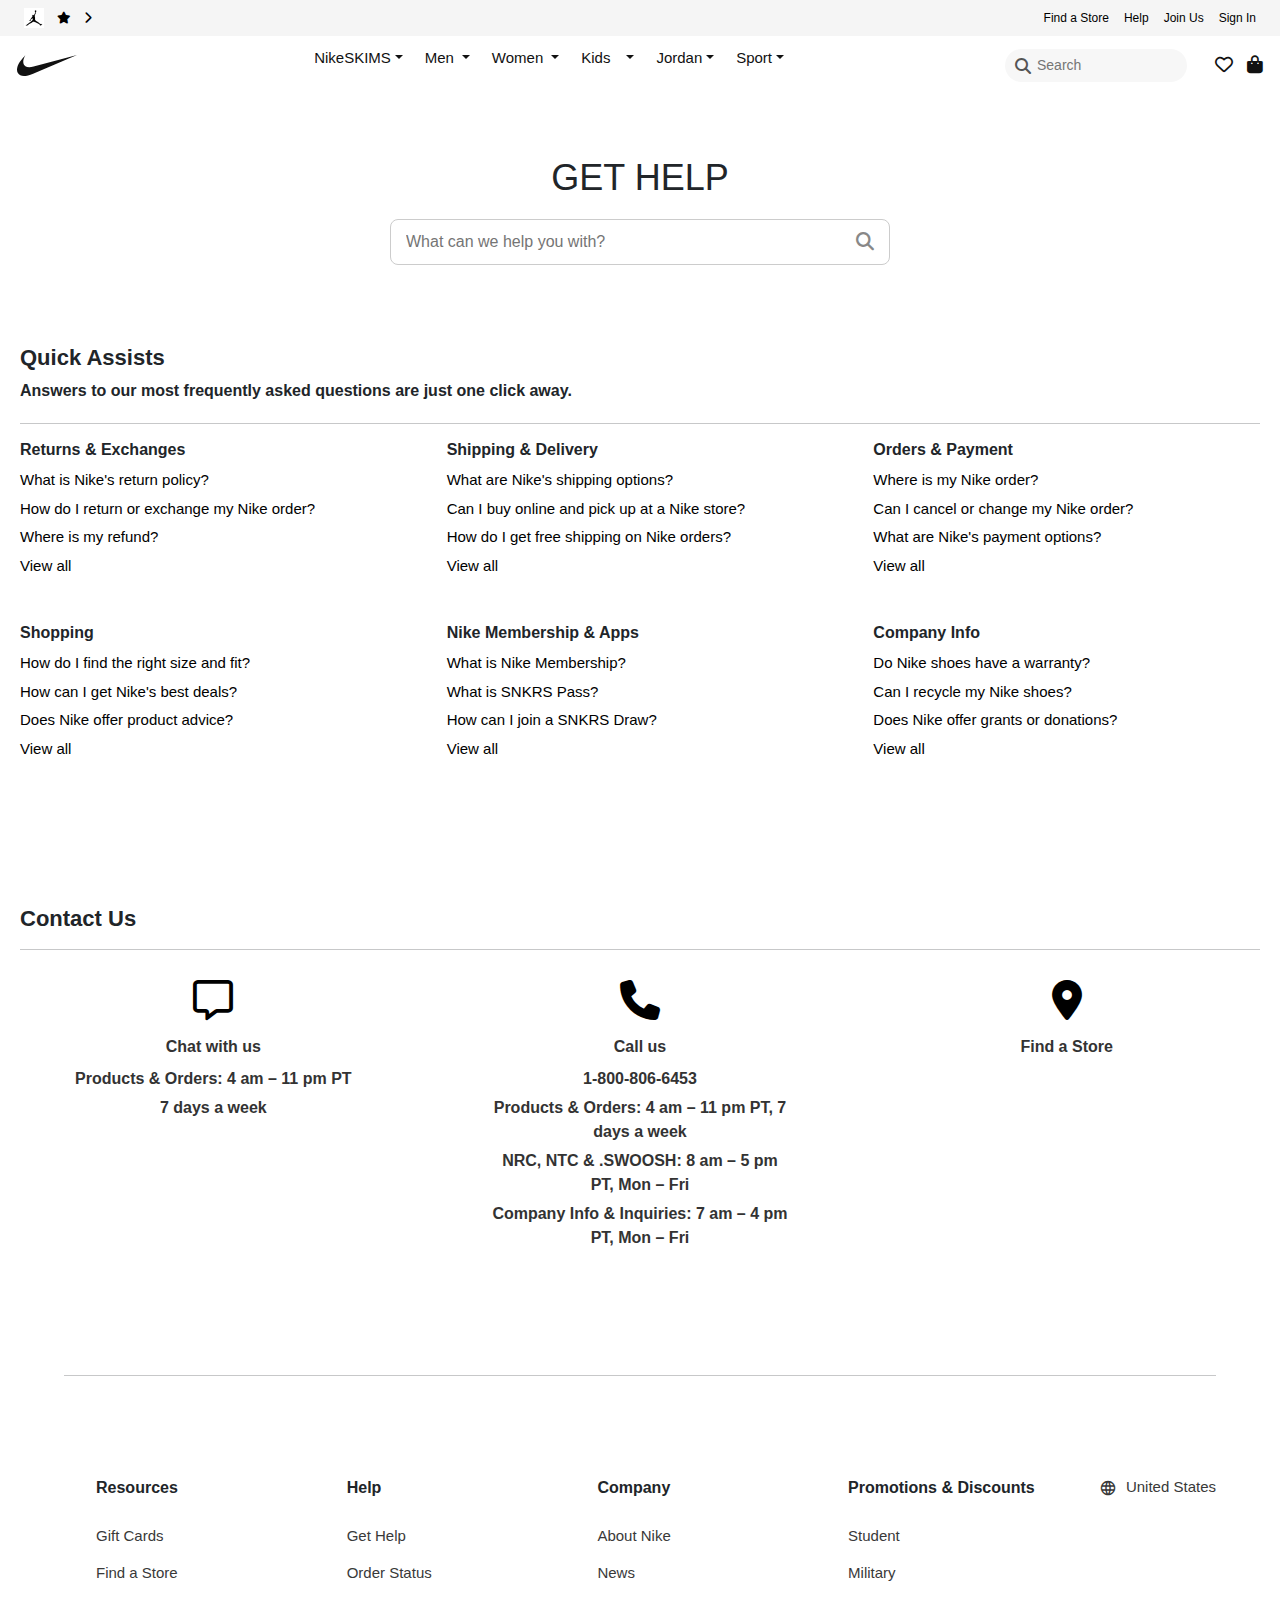
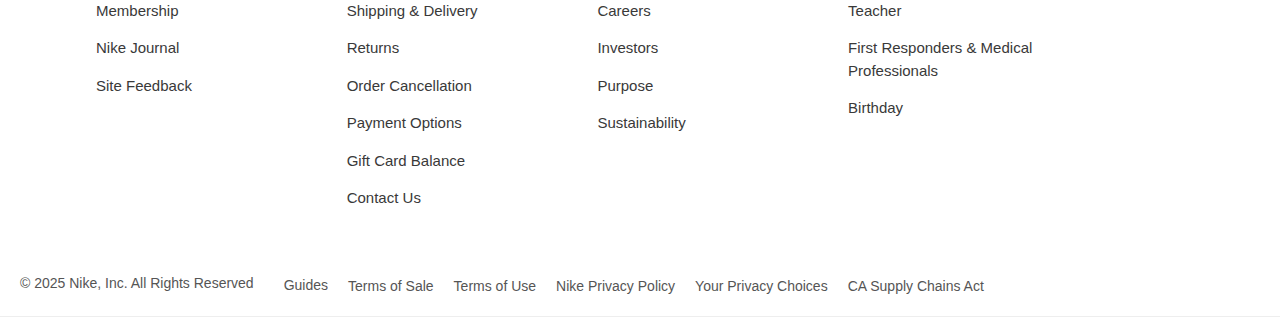
<file: helppage.html>
<!DOCTYPE html>
<html lang="en">

<head>
    <meta charset="utf-8" />
    <meta name="viewport" content="width=device-width,initial-scale=1" />
    <title>Nike - Help</title>
    <link rel="stylesheet"
        href="https://fonts.googleapis.com/css2?family=Material+Symbols+Outlined:opsz,wght,FILL,GRAD@24,400,0,0&icon_names=language" />
    <link href="https://cdn.jsdelivr.net/npm/bootstrap@5.3.3/dist/css/bootstrap.min.css" rel="stylesheet">
    <link href="https://cdnjs.cloudflare.com/ajax/libs/font-awesome/6.4.0/css/all.min.css" rel="stylesheet">
    <link rel="stylesheet" href="helppage.css">
     <link rel="shortcut icon" href="./logo103.png" type="image/x-icon">
</head>

<body>

    <!-- Top Bar -->
    <!-- Top Bar -->
    <div class="top-bar px-4 d-flex justify-content-between align-items-center">
        <div class="d-flex align-items-center gap-2 top-left">
            <img src="./image/Jordan-header.jpg" alt="Jordan" class="top-icon">
            <i class="fa fa-star"></i>
            <i class="fa fa-chevron-right"></i>
        </div>

        <div class="top-right d-flex align-items-center">
            <a href="#">Find a Store</a>

            <!-- Help Dropdown -->
            <div class="dropdown">
                <a class="nav-link" href="helppage.html" id="helpLink">
                    Help
                </a>
                <ul class="dropdown-menu">
                    <li><a class="dropdown-item" href="#">Order Status</a></li>
                    <li><a class="dropdown-item" href="#">Shipping & Delivery</a></li>
                    <li><a class="dropdown-item" href="#">Returns</a></li>
                    <li><a class="dropdown-item" href="#">Order Cancellation</a></li>
                    <li><a class="dropdown-item" href="#">Size Charts</a></li>
                    <li><a class="dropdown-item" href="#">Contact Us</a></li>
                    <li><a class="dropdown-item" href="#">Membership</a></li>
                    <li><a class="dropdown-item" href="#">Promotions & Discounts</a></li>
                    <li><a class="dropdown-item" href="#">Product Advice</a></li>
                    <li><a class="dropdown-item" href="#">Send Us Feedback</a></li>
                </ul>
            </div>

            <a href="#">Join Us</a>
            <a href="#">Sign In</a>
        </div>
    </div>


    <!-- Main Navbar -->
    <header class="nike-header">
        <nav class="navbar navbar-expand-lg">
            <div class="container-fluid">

                <!-- Brand / Logo -->
                <a class="navbar-brand" href="index.html">
                    <img src="./nikelogo.svg" alt="Nike" width="80">
                </a>

                <!-- Mobile toggle -->
                <button class="navbar-toggler" type="button" data-bs-toggle="collapse" data-bs-target="#navbarContent"
                    aria-controls="navbarContent" aria-expanded="false" aria-label="Toggle navigation">
                    <span class="navbar-toggler-icon"></span>
                </button>

                <!-- Center nav -->
                <div class="collapse navbar-collapse justify-content-center" id="navbarContent">
                    <ul class="navbar-nav mb-2 mb-lg-0 align-items-start">

                        <!-- New (exact labels taken from site) -->
                        <li class="nav-item dropdown mega-dropdown">
                            <a class="nav-link dropdown-toggle" href="#" id="newDropdown" data-bs-toggle="dropdown"
                                aria-expanded="false">NikeSKIMS</a>
                            <!-- Men -->
                        <li class="nav-item dropdown mega-dropdown">
                            <a class="nav-link dropdown-toggle" href="men.html" id="womenDropdown"
                                onclick="window.location='men.html'">
                                Men
                            </a>
                            <div class="dropdown-menu mega-menu p-4" aria-labelledby="menDropdown">
                                <div class="row gx-4">
                                    <div class="col-md-3">
                                        <h6 class="mega-title">New & Featured</h6>
                                        <ul class="list-unstyled">
                                            <li><a href="#">Shop Sale:New Styles Added</a></li>
                                            <li><a href="#">New Arrivals</a></li>
                                            <li><a href="#">Best Sellers</a></li>
                                            <li><a href="#">Latest Drops</a></li>
                                            <li><a href="#">Fall Collection</a></li>
                                        </ul>
                                    </div>

                                    <div class="col-md-3">
                                        <h6 class="mega-title">Shoes</h6>
                                        <ul class="list-unstyled">
                                            <li><a href="#">All Shoes</a></li>
                                            <li><a href="#">Basketball</a></li>
                                            <li><a href="#">Lifestyle</a></li>
                                            <li><a href="#">Jordan</a></li>
                                            <li><a href="#">Retro Running</a></li>
                                            <li><a href="#">Running</a></li>
                                            <li><a href="#">Sandals & Slides</a></li>
                                            <li><a href="#">Shoes $100 & Under</a></li>
                                            <li><a href="#">Training & Gym</a></li>
                                        </ul>
                                    </div>

                                    <div class="col-md-3">
                                        <h6 class="mega-title">Clothing</h6>
                                        <ul class="list-unstyled">
                                            <li><a href="#">All Clothing</a></li>
                                            <li><a href="#">Hoodies & Sweatshirts</a></li>
                                            <li><a href="#">Jordan</a></li>
                                            <li><a href="#">Jackets & Vests</a></li>
                                            <li><a href="#">Matching Sets</a></li>
                                            <li><a href="#">Pants</a></li>
                                            <li><a href="#">Shorts</a></li>
                                            <li><a href="#">Tops & Graphic Tees</a></li>
                                            <li><a href="#">24.7 Collection</a></li>
                                        </ul>
                                    </div>

                                    <div class="col-md-3">
                                        <h6 class="mega-title">Accessories</h6>
                                        <ul class="list-unstyled">
                                            <li><a href="#">Bags & Backpacks</a></li>
                                            <li><a href="#">Belts</a></li>
                                            <li><a href="#">Hats & Headwear</a></li>
                                            <li><a href="#">Socks</a></li>
                                            <li><a href="#">Sunglasses</a></li>
                                            <li><a href="#">Underwear</a></li>
                                        </ul>
                                    </div>
                                </div>
                            </div>
                        </li>

                        <!-- Women -->
                        <li class="nav-item dropdown mega-dropdown">
                            <a class="nav-link dropdown-toggle" href="women.html" id="womenDropdown"
                                onclick="window.location='women.html'">
                                Women
                            </a>

                            <div class="dropdown-menu mega-menu p-4" aria-labelledby="womenDropdown">
                                <div class="row gx-4">
                                    <div class="col-md-3">
                                        <h6 class="mega-title">New & Featured</h6>
                                        <ul class="list-unstyled">
                                            <li><a href="#">Shop Sale:New Styles Added</a></li>
                                            <li><a href="#">New Arrivals</a></li>
                                            <li><a href="#">Best Sellers</a></li>
                                            <li><a href="#">Latest Drops</a></li>
                                            <li><a href="#">Air Max Muse & Air Superfly</a></li>
                                            <li><a href="#">Fall Collection</a></li>
                                        </ul>
                                    </div>
                                    <div class="col-md-3">
                                        <h6 class="mega-title">Shop by Color</h6>
                                        <ul class="list-unstyled">
                                            <li><a href="#">Picante Red</a></li>
                                            <li><a href="#">Teal Tones</a></li>
                                            <li><a href="#">Pink Pops</a></li>
                                            <li><a href="#">Burgundy Crush</a></li>
                                            <li><a href="#">Midnight Navy</a></li>
                                            <li><a href="#">Timeless Neutrals</a></li>
                                        </ul>
                                    </div>
                                    <div class="col-md-3">
                                        <h6 class="mega-title">Shoes</h6>
                                        <ul class="list-unstyled">
                                            <li><a href="#">All Shoes</a></li>
                                            <li><a href="#">Basketball</a></li>
                                            <li><a href="#">Lifestyle</a></li>
                                            <li><a href="#">Jordan</a></li>
                                            <li><a href="#">Retro Running</a></li>
                                            <li><a href="#">Running</a></li>
                                            <li><a href="#">Sandals & Slides</a></li>
                                            <li><a href="#">Shoes $100 & Under</a></li>
                                            <li><a href="#">Training & Gyms</a></li>
                                        </ul>
                                    </div>

                                    <div class="col-md-3">
                                        <h6 class="mega-title">Clothing</h6>
                                        <ul class="list-unstyled">
                                            <li><a href="#">All Clothing</a></li>
                                            <li><a href="#">Bras</a></li>
                                            <li><a href="#">Hoodies & Sweatshirts</a></li>
                                            <li><a href="#">Leggings</a></li>
                                            <li><a href="#">Matching Sets</a></li>
                                            <li><a href="#">Jackets & Vests</a></li>
                                            <li><a href="#">Pants</a></li>
                                            <li><a href="#">Skirts & Dresses</a></li>
                                            <li><a href="#">Shorts</a></li>
                                            <li><a href="#">Tops & Graphics Tees</a></li>
                                            <li><a href="#">24.7 Collection</a></li>
                                        </ul>
                                    </div>

                                    <div class="col-md-3">
                                        <h6 class="mega-title">Accessories</h6>
                                        <ul class="list-unstyled">
                                            <li><a href="#">Bags & Backpacks</a></li>
                                            <li><a href="#">Belts</a></li>
                                            <li><a href="#">Hats & Headwear</a></li>
                                            <li><a href="#">Socks</a></li>
                                            <li><a href="#">Sunglasses</a></li>
                                        </ul>
                                    </div>
                                </div>
                            </div>
                        </li>

                        <!-- Kids -->
                        <li class="nav-item dropdown mega-dropdown d-flex align-items-center">
                            <!-- Link to kids page -->
                            <a class="nav-link" href="kid.html">Kids</a>

                            <!-- Caret to toggle dropdown -->
                            <a class="nav-link dropdown-toggle" href="#" id="kidsDropdown" role="button"
                                data-bs-toggle="dropdown" aria-expanded="false"></a>

                            <!-- Mega menu (only one dropdown-menu allowed here) -->
                            <div class="dropdown-menu mega-menu p-4" aria-labelledby="kidsDropdown">
                                <div class="row gx-4">

                                    <!-- Column 1 -->
                                    <div class="col-md-3">
                                        <h6 class="mega-title">New & Featured</h6>
                                        <ul class="list-unstyled">
                                            <li><a href="#">Shop Sale: New Styles Added</a></li>
                                            <li><a href="#">New Arrivals</a></li>
                                            <li><a href="#">Best Sellers</a></li>
                                            <li><a href="#">Fleece Shop</a></li>
                                            <li><a href="#">Nike x LEGO® Collection</a></li>
                                            <li><a href="#">Teens</a></li>
                                        </ul>
                                    </div>

                                    <!-- Column 2 -->
                                    <div class="col-md-3">
                                        <h6 class="mega-title">All Shoes</h6>
                                        <ul class="list-unstyled">
                                            <li><a href="#">Big Kids (7-15 yrs)</a></li>
                                            <li><a href="#">Little Kids (3-7 yrs)</a></li>
                                            <li><a href="#">Baby & Toddler (0-3 yrs)</a></li>
                                            <li><a href="#">Basketball</a></li>
                                            <li><a href="#">Lifestyle</a></li>
                                            <li><a href="#">Jordan</a></li>
                                            <li><a href="#">Retro Running</a></li>
                                            <li><a href="#">Running</a></li>
                                            <li><a href="#">Sandals & Slides</a></li>
                                            <li><a href="#">Shoes $80 & Under</a></li>
                                            <li><a href="#">Soccer</a></li>
                                        </ul>
                                    </div>

                                    <!-- Column 3 -->
                                    <div class="col-md-3">
                                        <h6 class="mega-title">All Clothing</h6>
                                        <ul class="list-unstyled">
                                            <li><a href="#">Big Kids (7-15 yrs)</a></li>
                                            <li><a href="#">Little Kids (3-7 yrs)</a></li>
                                            <li><a href="#">Baby & Toddler (0-3 yrs)</a></li>
                                            <li><a href="#">Bras</a></li>
                                            <li><a href="#">Hoodies & Sweatshirts</a></li>
                                            <li><a href="#">Jordan</a></li>
                                            <li><a href="#">Matching Sets</a></li>
                                            <li><a href="#">Pants & Tights</a></li>
                                            <li><a href="#">Shorts</a></li>
                                            <li><a href="#">Skirts & Dresses</a></li>
                                            <li><a href="#">Tops & T-shirts</a></li>
                                        </ul>
                                    </div>

                                    <!-- Column 4 -->
                                    <div class="col-md-3">
                                        <h6 class="mega-title">Accessories</h6>
                                        <ul class="list-unstyled">
                                            <li><a href="#">Bags & Backpacks</a></li>
                                            <li><a href="#">Belts</a></li>
                                            <li><a href="#">Hats & Headwear</a></li>
                                            <li><a href="#">Socks</a></li>
                                            <li><a href="#">Sunglasses</a></li>
                                        </ul>
                                    </div>

                                    <!-- Column 5 -->
                                    <div class="col-md-3">
                                        <h6 class="mega-title">Shop by Sport</h6>
                                        <ul class="list-unstyled">
                                            <li><a href="#">Basketball</a></li>
                                            <li><a href="#">Gymnastics</a></li>
                                            <li><a href="#">Football</a></li>
                                            <li><a href="#">Running</a></li>
                                            <li><a href="#">Soccer</a></li>
                                        </ul>
                                    </div>

                                </div>
                            </div>
                        </li>


                        <!-- Jordan -->
                        <li class="nav-item dropdown mega-dropdown">
                            <a class="nav-link dropdown-toggle" href="#" id="jordanDropdown" data-bs-toggle="dropdown"
                                aria-expanded="false">Jordan</a>
                            <div class="dropdown-menu mega-menu p-4" aria-labelledby="jordanDropdown">
                                <div class="row gx-4">
                                    <div class="col-md-3">
                                        <h6 class="mega-title">New & Featured</h6>
                                        <ul class="list-unstyled">
                                            <li><a href="#">Shop Sale: New Styles Added</a></li>
                                            <li><a href="#">New Arrivals</a></li>
                                            <li><a href="#">Best Sellers</a></li>
                                            <li><a href="#">Jordan Heat Check</a></li>
                                            <li><a href="#">Jordan Sleeper Picks</a></li>
                                            <li><a href="#">Shattered Backboard Capsule</a></li>
                                        </ul>
                                    </div>

                                    <div class="col-md-3">
                                        <h6 class="mega-title">Sport</h6>
                                        <ul class="list-unstyled">
                                            <li><a href="#">Jordan Basketball</a></li>
                                            <li><a href="#">Jordan Golf</a></li>
                                            <li><a href="#">Jordan Cleats</a></li>
                                            <li><a href="#">Women's Jordan Training & Gyms</a></li>
                                        </ul>
                                    </div>
                                    <div class="col-md-3">
                                        <h6 class="mega-title">Men</h6>
                                        <ul class="list-unstyled">
                                            <li><a href="#">Shop All</a></li>
                                            <li><a href="#">Shoes</a></li>
                                            <li><a href="#">AJ1</a></li>
                                            <li><a href="#">Clothing</a></li>
                                        </ul>
                                    </div>
                                    <div class="col-md-3">
                                        <h6 class="mega-title">Women</h6>
                                        <ul class="list-unstyled">
                                            <li><a href="#">Shop All</a></li>
                                            <li><a href="#">Shoes</a></li>
                                            <li><a href="#">AJ1</a></li>
                                            <li><a href="#">Clothing</a></li>
                                            <li><a href="#">Jordan Brand Women Collection</a></li>
                                        </ul>
                                    </div>
                                    <div class="col-md-3">
                                        <h6 class="mega-title"><a href=""></a></h6>
                                        <ul class="list-unstyled">
                                            <li><a href="#">Shop All</a></li>
                                            <li><a href="#">Shoes</a></li>
                                            <li><a href="#">AJ1</a></li>
                                            <li><a href="#">Clothing</a></li>
                                            <li><a href="#">Big Kids</a></li>
                                            <li><a href="#">Little Kids</a></li>
                                            <li><a href="#">Baby & Toddler</a></li>
                                        </ul>
                                    </div>

                                    <div class="col-md-3">
                                        <h6 class="mega-title">Accessories</h6>
                                        <ul class="list-unstyled">
                                            <li><a href="#">Shop All</a></li>
                                            <li><a href="#">Bags & Backpacks</a></li>
                                            <li><a href="#">Hats & Headwear</a></li>
                                        </ul>
                                    </div>
                                </div>
                            </div>
                        </li>

                        <!-- Sale -->
                        <li class="nav-item dropdown mega-dropdown">
                            <a class="nav-link dropdown-toggle" href="#" id="saleDropdown" data-bs-toggle="dropdown"
                                aria-expanded="false">Sport</a>
                            <div class="dropdown-menu mega-menu p-4" aria-labelledby="saleDropdown">
                                <div class="row gx-4">
                                    <div class="col-md-3">
                                        <h6 class="mega-title">Basketball</h6>
                                        <ul class="list-unstyled">
                                            <li><a href="#">Shoes</a></li>
                                            <li><a href="#">Apparel</a></li>
                                            <li><a href="#">Equipment</a></li>
                                            <li><a href="#">KObe</a></li>
                                            <li><a href="#">Jordan</a></li>
                                        </ul>
                                    </div>

                                    <div class="col-md-3">
                                        <h6 class="mega-title">Soccer</h6>
                                        <ul class="list-unstyled">
                                            <li><a href="#">cleats</a></li>
                                            <li><a href="#">Indoor Footwear</a></li>
                                            <li><a href="#">Apparel</a></li>
                                            <li><a href="#">Equipment</a></li>
                                        </ul>
                                    </div>

                                    <div class="col-md-3">
                                        <h6 class="mega-title">Running</h6>
                                        <ul class="list-unstyled">
                                            <li><a href="#">Road</a></li>
                                            <li><a href="#">Race</a></li>
                                            <li><a href="#">Trail</a></li>
                                            <li><a href="#">Track & Field</a></li>
                                            <li><a href="#">Apparel</a></li>
                                            <li><a href="#">Equipment</a></li>
                                            <li><a href="#">Running Shoe Finder</a></li>
                                        </ul>
                                    </div>

                                    <div class="col-md-3">
                                        <h6 class="mega-title">More Sports</h6>
                                        <ul class="list-unstyled">
                                            <li><a href="#">ACG</a></li>
                                            <li><a href="#">Baseball</a></li>
                                            <li><a href="#">Cheer</a></li>
                                            <li><a href="#">Golf</a></li>
                                            <li><a href="#">Gymnastics</a></li>
                                            <li><a href="#">Lacrosse</a></li>
                                            <li><a href="#">Pickleball</a></li>
                                            <li><a href="#">Skateboarding</a></li>
                                            <li><a href="#">Softball</a></li>
                                            <li><a href="#">Swimming</a></li>
                                            <li><a href="#">Volleyball</a></li>
                                            <li><a href="#">Wresting</a></li>
                                        </ul>
                                    </div>
                                    <div class="col-md-3">
                                        <h6 class="mega-title">Locker</h6>
                                        <ul class="list-unstyled">
                                            <li><a href="#">NBA Gear</a></li>
                                            <li><a href="#">NFL Gear</a></li>
                                            <li><a href="#">MLB Gear</a></li>
                                            <li><a href="#">WNBA Gear</a></li>
                                            <li><a href="#">NCAA Gear</a></li>
                                            <li><a href="#">NWSL Gear</a></li>
                                        </ul>
                                    </div>
                                    <div class="col-md-3">
                                        <h6 class="mega-title">Tennis</h6>
                                        <ul class="list-unstyled">
                                            <li><a href="#">Grand Slam Looks</a></li>
                                            <li><a href="#">Shoes</a></li>
                                            <li><a href="#">Apparel</a></li>
                                            <li><a href="#">Equipment</a></li>
                                        </ul>
                                    </div>
                                    <div class="col-md-3">
                                        <h6 class="mega-title">Training</h6>
                                        <ul class="list-unstyled">
                                            <li><a href="#">Shoes</a></li>
                                            <li><a href="#">Socks</a></li>
                                            <li><a href="#">Apparel</a></li>
                                            <li><a href="#">Equipment</a></li>
                                        </ul>
                                    </div>
                                    <div class="col-md-3">
                                        <h6 class="mega-title">Football</h6>
                                        <ul class="list-unstyled">
                                            <li><a href="#">Cleats</a></li>
                                            <li><a href="#">Apparel</a></li>
                                            <li><a href="#">Equipment</a></li>
                                        </ul>
                                    </div>
                                </div>
                            </div>
                        </li>
                    </ul>
                </div>

                <!-- Right section -->
                <div class="d-flex align-items-center">
                    <div class="search-container">
                        <i class="fas fa-search"></i>
                        <input type="search" placeholder="Search">
                    </div>
                    <a href="#" class="action-icons"><i class="far fa-heart"></i></a>
                    <a href="#" class="action-icons"><i class="fas fa-shopping-bag"></i></a>
                </div>

            </div>
        </nav>
        <div class="helper">
            <h1>GET HELP</h1>
            <div class="search-container1">
                <input type="text" placeholder="What can we help you with?" />
                <i class="fas fa-search icon"></i>
            </div>
        </div>

        <!-- QUICK ASSISTS SECTION -->
        <div class="quick-assists">
            <h2>Quick Assists</h2>
            <p>Answers to our most frequently asked questions are just one click away.</p>
            <hr />

            <div class="faq-columns">
                <div class="faq-column">
                    <h3>Returns & Exchanges</h3>
                    <a href="#">What is Nike's return policy?</a>
                    <a href="#">How do I return or exchange my Nike order?</a>
                    <a href="#">Where is my refund?</a>
                    <a href="#">View all</a>
                </div>
                <div class="faq-column">
                    <h3>Shipping & Delivery</h3>
                    <a href="#">What are Nike's shipping options?</a>
                    <a href="#">Can I buy online and pick up at a Nike store?</a>
                    <a href="#">How do I get free shipping on Nike orders?</a>
                    <a href="#">View all</a>
                </div>
                <div class="faq-column">
                    <h3>Orders & Payment</h3>
                    <a href="#">Where is my Nike order?</a>
                    <a href="#">Can I cancel or change my Nike order?</a>
                    <a href="#">What are Nike's payment options?</a>
                    <a href="#">View all</a>
                </div>
                <div class="faq-column">
                    <h3>Shopping</h3>
                    <a href="#">How do I find the right size and fit?</a>
                    <a href="#">How can I get Nike's best deals?</a>
                    <a href="#">Does Nike offer product advice?</a>
                    <a href="#">View all</a>
                </div>
                <div class="faq-column">
                    <h3>Nike Membership & Apps</h3>
                    <a href="#">What is Nike Membership?</a>
                    <a href="#">What is SNKRS Pass?</a>
                    <a href="#">How can I join a SNKRS Draw?</a>
                    <a href="#">View all</a>
                </div>
                <div class="faq-column">
                    <h3>Company Info</h3>
                    <a href="#">Do Nike shoes have a warranty?</a>
                    <a href="#">Can I recycle my Nike shoes?</a>
                    <a href="#">Does Nike offer grants or donations?</a>
                    <a href="#">View all</a>
                </div>
            </div>
        </div>

        <div class="contact-section">
            <h3>Contact Us</h3>
            <hr />
            <div class="contact-options">

                <!-- Chat Option -->
                <div class="contact-option">
                    <i class="fa-regular fa-message"></i>
                    <div class="contact-text">
                        <p class="title">Chat with us</p>
                        <p>Products & Orders: 4 am – 11 pm PT</p>
                        <p>7 days a week</p>
                    </div>
                </div>

                <!-- Call Option -->
                <div class="contact-option">
                    <i class="fa-solid fa-phone"></i>
                    <div class="contact-text">
                        <p class="title">Call us</p>
                        <p>1-800-806-6453</p>
                        <p>Products & Orders: 4 am – 11 pm PT, 7 days a week</p>
                        <p>NRC, NTC & .SWOOSH: 8 am – 5 pm PT, Mon – Fri</p>
                        <p>Company Info & Inquiries: 7 am – 4 pm PT, Mon – Fri</p>
                    </div>
                </div>

                <!-- Store Option -->
                <div class="contact-option">
                    <i class="fa-solid fa-location-dot"></i>
                    <div class="contact-text">
                        <p class="title">Find a Store</p>
                    </div>
                </div>

            </div>
        </div>
        <!-- FOOTER LINKS SECTION -->
        <div class="container-two">
            <!-- Resources -->
            <div>
                <ul>
                    <li class="bold">Resources</li>
                    <li><a href="#">Gift Cards</a></li>
                    <li><a href="#">Find a Store</a></li>
                    <li><a href="#">Membership</a></li>
                    <li><a href="#">Nike Journal</a></li>
                    <li><a href="#">Site Feedback</a></li>
                </ul>
            </div>

            <!-- Help -->
            <div>
                <ul>
                    <li class="bold">Help</li>
                    <li><a href="#">Get Help</a></li>
                    <li><a href="#">Order Status</a></li>
                    <li><a href="#">Shipping & Delivery</a></li>
                    <li><a href="#">Returns</a></li>
                    <li><a href="#">Order Cancellation</a></li>
                    <li><a href="#">Payment Options</a></li>
                    <li><a href="#">Gift Card Balance</a></li>
                    <li><a href="#">Contact Us</a></li>
                </ul>
            </div>

            <!-- Company -->
            <div>
                <ul>
                    <li class="bold">Company</li>
                    <li><a href="#">About Nike</a></li>
                    <li><a href="#">News</a></li>
                    <li><a href="#">Careers</a></li>
                    <li><a href="#">Investors</a></li>
                    <li><a href="#">Purpose</a></li>
                    <li><a href="#">Sustainability</a></li>
                </ul>
            </div>

            <!-- Promotions & Discounts -->
            <div>
                <ul>
                    <li class="bold">Promotions & Discounts</li>
                    <li><a href="#">Student</a></li>
                    <li><a href="#">Military</a></li>
                    <li><a href="#">Teacher</a></li>
                    <li><a href="#">First Responders & Medical Professionals</a></li>
                    <li><a href="#">Birthday</a></li>
                </ul>
            </div>

            <!-- Country -->
            <div class="country">
                <ul>
                    <li>
                        <a href="#">
                            <span class="material-symbols-outlined">language</span> United States
                        </a>
                    </li>
                </ul>
            </div>
        </div>


        <div class="footer-bottom">
            <p>© 2025 Nike, Inc. All Rights Reserved</p>
            <div class="footer-links">
                <div class="dropup">
                    <button class="nav-link" id="helpLink">
                        Guides
                    </button>
                    <ul class="dropdown-menu">
                        <li><a class="dropup-item" href="#">Nike Air</a></li>
                        <li><a class="dropup-item" href="#">Nike Air Force 1</a></li>
                        <li><a class="dropup-item" href="#">Nike Air Max</a></li>
                        <li><a class="dropup-item" href="#">Nike FlyEase</a></li>
                        <li><a class="dropup-item" href="#">Nike Flyknit</a></li>
                        <li><a class="dropup-item" href="#">Nike Free</a></li>
                        <li><a class="dropup-item" href="#">Nike React</a></li>
                        <li><a class="dropup-item" href="#">Nike Vaporfly</a></li>
                        <li><a class="dropup-item" href="#">Nike ZoomX</a></li>
                        <li><a class="dropup-item" href="#">Space Hippie</a></li>
                    </ul>
                </div>
                <a href="#">Terms of Sale</a>
                <a href="#">Terms of Use</a>
                <a href="#">Nike Privacy Policy</a>
                <a href="#">Your Privacy Choices</a>
                <a href="#">CA Supply Chains Act</a>
            </div>
        </div>

</body>

</html>
</file>
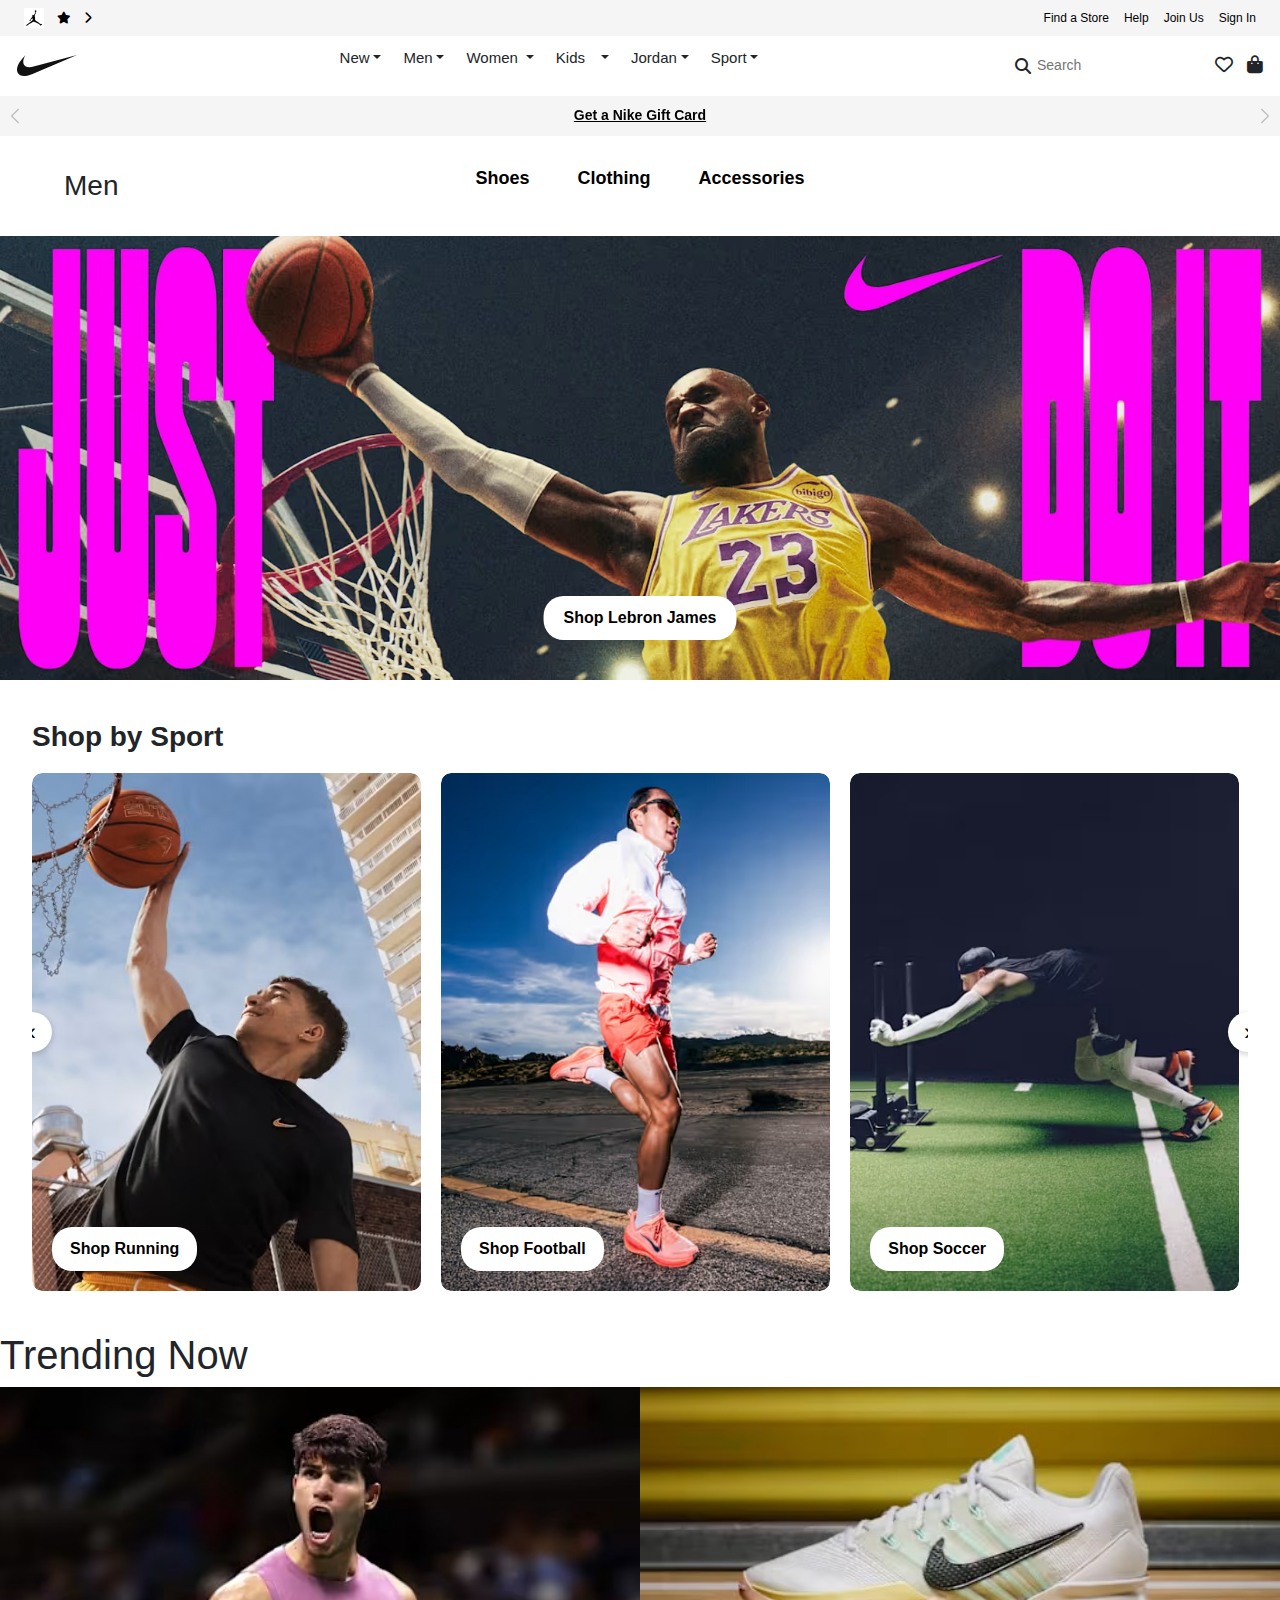
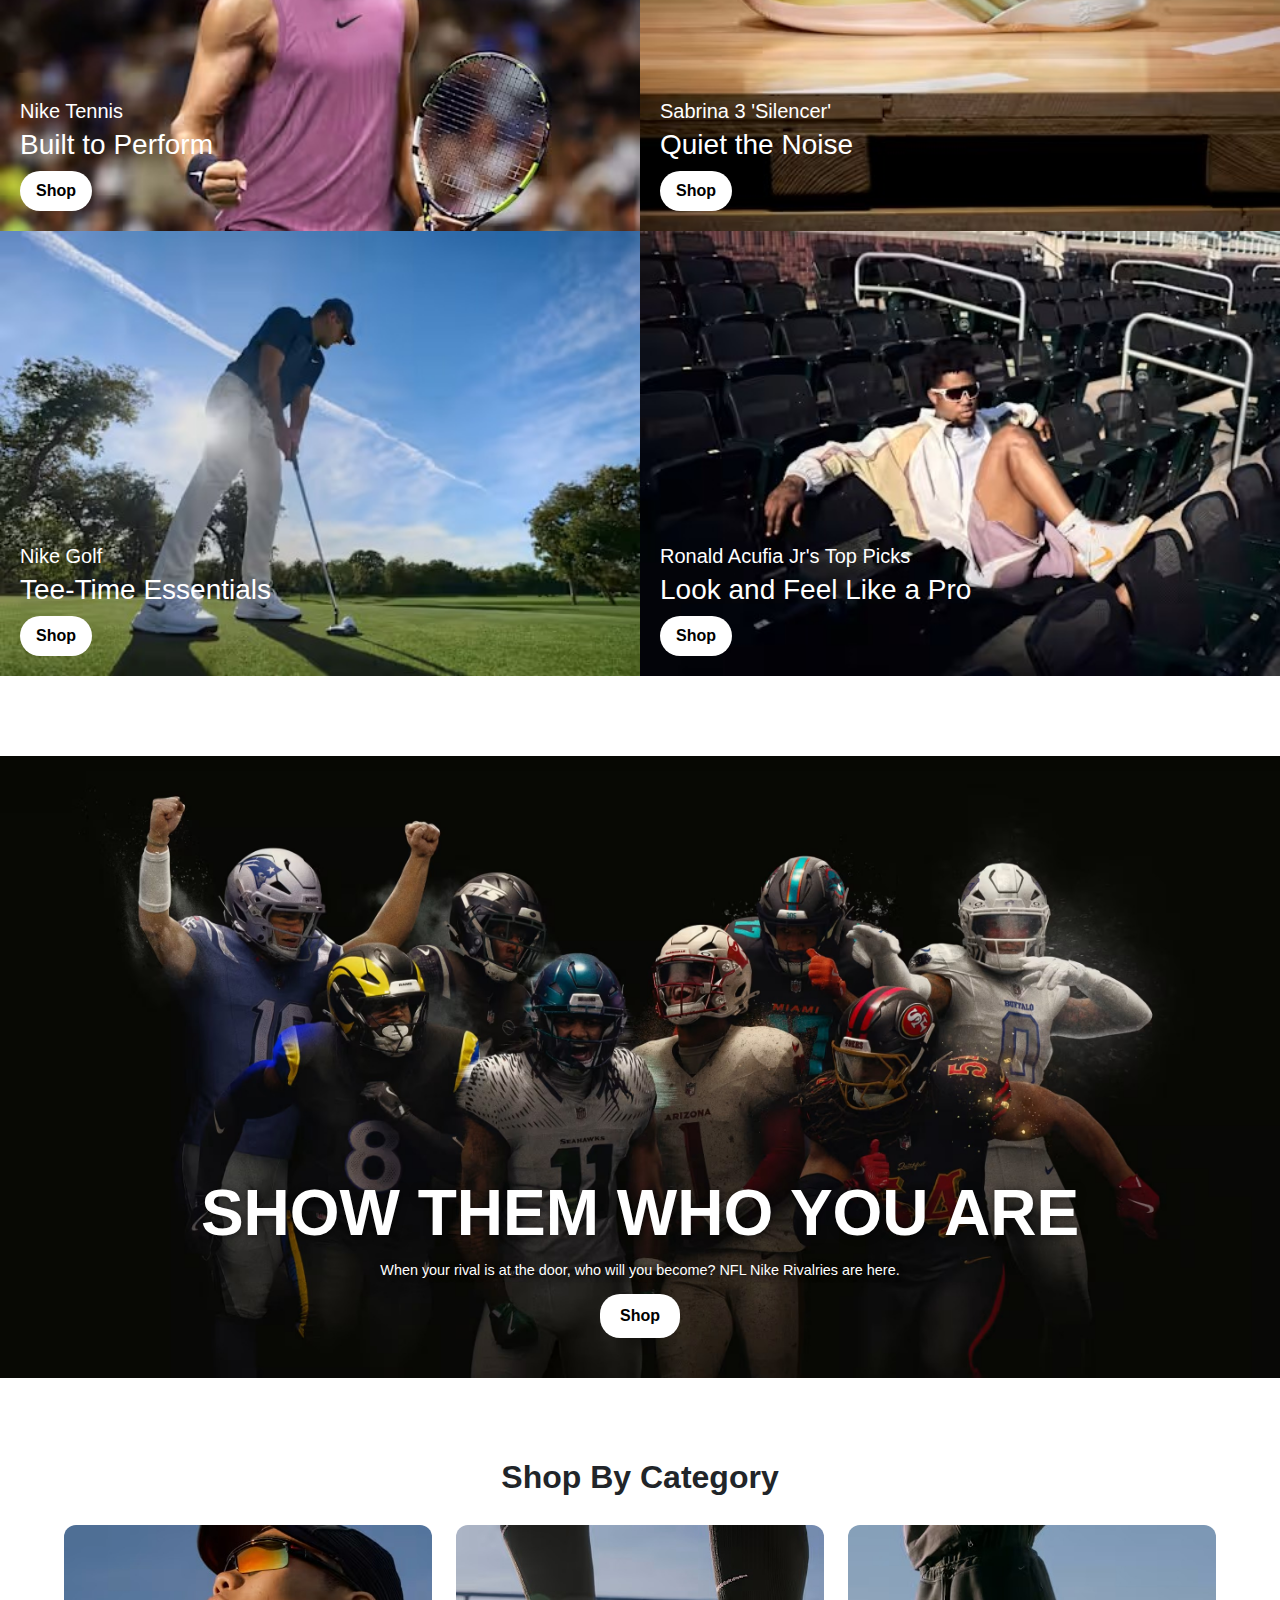
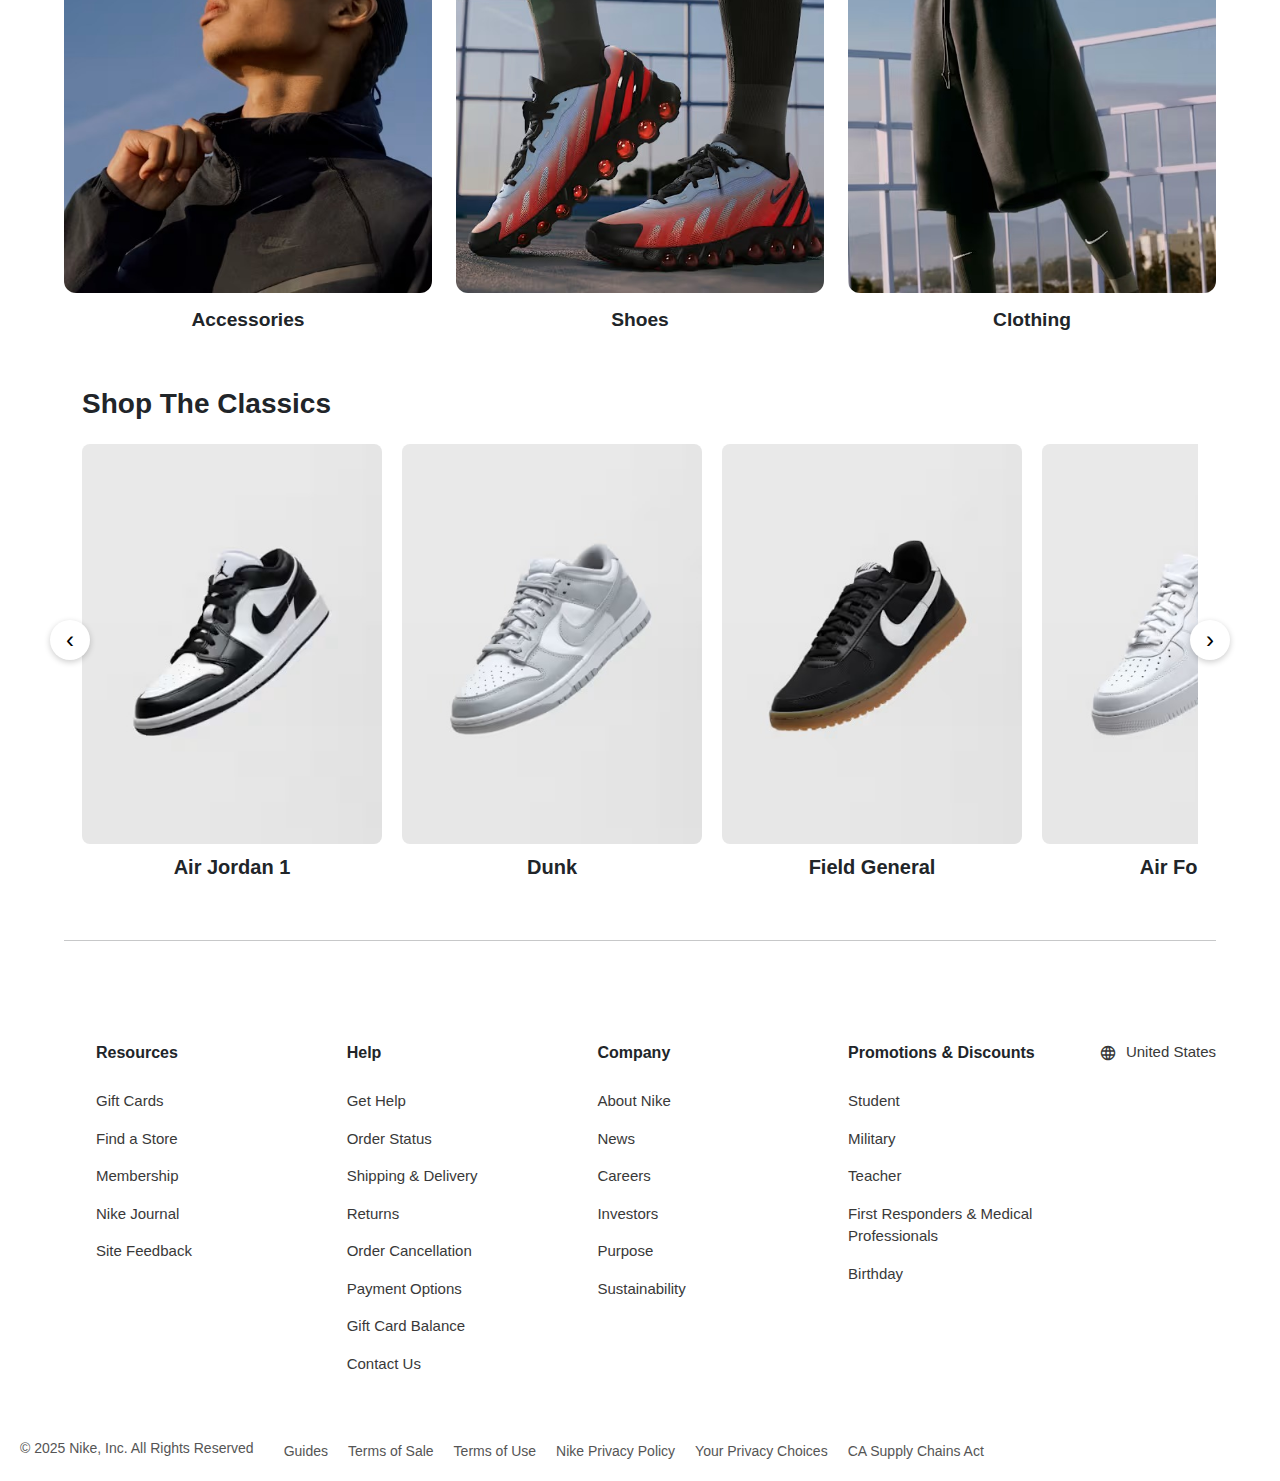
<file: men.html>
<!DOCTYPE html>
<html lang="en">

<head>
    <meta charset="utf-8" />
    <meta name="viewport" content="width=device-width,initial-scale=1" />
    <title>Men</title>
    <link rel="stylesheet" href="https://fonts.googleapis.com/css2?family=Material+Symbols+Outlined:opsz,wght,FILL,GRAD@24,400,0,0&icon_names=language" />
    <link href="https://cdn.jsdelivr.net/npm/bootstrap@5.3.3/dist/css/bootstrap.min.css" rel="stylesheet">
    <link href="https://cdnjs.cloudflare.com/ajax/libs/font-awesome/6.4.0/css/all.min.css" rel="stylesheet">
    <link rel="stylesheet" href="./men.css">
</head>

<body>

    <!-- Top Bar -->
    <!-- Top Bar -->
    <div class="top-bar px-4 d-flex justify-content-between align-items-center">
        <div class="d-flex align-items-center gap-2 top-left">
            <img src="./image/Jordan-header.jpg" alt="Jordan" class="top-icon">
            <i class="fa fa-star"></i>
            <i class="fa fa-chevron-right"></i>
        </div>

        <div class="top-right d-flex align-items-center">
            <a href="#">Find a Store</a>

            <!-- Help Dropdown -->
            <div class="dropdown">
                <a class="nav-link" href="helppage.html" id="helpLink">
                    Help
                </a>
                <ul class="dropdown-menu">
                    <li><a class="dropdown-item" href="#">Order Status</a></li>
                    <li><a class="dropdown-item" href="#">Shipping & Delivery</a></li>
                    <li><a class="dropdown-item" href="#">Returns</a></li>
                    <li><a class="dropdown-item" href="#">Order Cancellation</a></li>
                    <li><a class="dropdown-item" href="#">Size Charts</a></li>
                    <li><a class="dropdown-item" href="#">Contact Us</a></li>
                    <li><a class="dropdown-item" href="#">Membership</a></li>
                    <li><a class="dropdown-item" href="#">Promotions & Discounts</a></li>
                    <li><a class="dropdown-item" href="#">Product Advice</a></li>
                    <li><a class="dropdown-item" href="#">Send Us Feedback</a></li>
                </ul>
            </div>

            <a href="#">Join Us</a>
            <a href="#">Sign In</a>
        </div>
    </div>


    <!-- Main Navbar -->
    <header class="nike-header">
        <nav class="navbar navbar-expand-lg">
            <div class="container-fluid">

                <!-- Brand / Logo -->
                <a class="navbar-brand" href="index.html">
                    <img src="./nikelogo.svg" alt="Nike" width="80">
                </a>

                <!-- Mobile toggle -->
                <button class="navbar-toggler" type="button" data-bs-toggle="collapse" data-bs-target="#navbarContent"
                    aria-controls="navbarContent" aria-expanded="false" aria-label="Toggle navigation">
                    <span class="navbar-toggler-icon"></span>
                </button>

                <!-- Center nav -->
                <div class="collapse navbar-collapse justify-content-center" id="navbarContent">
                    <ul class="navbar-nav mb-2 mb-lg-0 align-items-start">

                        <!-- New (exact labels taken from site) -->
                        <li class="nav-item dropdown mega-dropdown">
                            <a class="nav-link dropdown-toggle" href="#" id="newDropdown" data-bs-toggle="dropdown"
                                aria-expanded="false">New</a>
                            <div class="dropdown-menu mega-menu p-4" aria-labelledby="newDropdown">
                                <div class="row gx-4">
                                    <div class="col-md-3">
                                        <h6 class="mega-title">New & Featured</h6>
                                        <ul class="list-unstyled">
                                            <li><a href="#">Shop Sale:New Styles Added</a></li>
                                            <li><a href="#">New Arrivals</a></li>
                                            <li><a href="#">Best Sellers</a></li>
                                            <li><a href="#">Latest Drops</a></li>
                                            <li><a href="#">Nike x LEGO® Collection</a></li>
                                            <li><a href="#">SNKRS Launch Calendar</a></li>
                                        </ul>
                                    </div>

                                    <div class="col-md-3">
                                        <h6 class="mega-title">Shop New</h6>
                                        <ul class="list-unstyled">
                                            <li><a href="#">Men</a></li>
                                            <li><a href="women.html">Women</a></li>
                                            <li><a href="kid.html">Kids</a></li>
                                            <li><a href="#">Shop All</a></li>
                                        </ul>
                                    </div>

                                    <div class="col-md-6">
                                        <h6 class="mega-title">Trending</h6>
                                        <ul class="list-unstyled">
                                            <li><a href="#">Metallics Collection</a></li>
                                            <li><a href="#">24.7 Collection</a></li>
                                            <li><a href="#">Nike Form Collection</a></li>
                                            <li><a href="#">Nike Style By</a></li>
                                            <li><a href="#">ACG Essentials</a></li>
                                            <li><a href="#">Running Shoe Finder</a></li>
                                        </ul>
                                    </div>
                                </div>
                            </div>
                        </li>

                        <!-- Men -->
                        <li class="nav-item dropdown mega-dropdown">
                            <a class="nav-link dropdown-toggle" href="#" id="menDropdown" data-bs-toggle="dropdown"
                                aria-expanded="false">Men</a>
                            <div class="dropdown-menu mega-menu p-4" aria-labelledby="menDropdown">
                                <div class="row gx-4">
                                    <div class="col-md-3">
                                        <h6 class="mega-title">New & Featured</h6>
                                        <ul class="list-unstyled">
                                            <li><a href="#">Shop Sale:New Styles Added</a></li>
                                            <li><a href="#">New Arrivals</a></li>
                                            <li><a href="#">Best Sellers</a></li>
                                            <li><a href="#">Latest Drops</a></li>
                                            <li><a href="#">Fall Collection</a></li>
                                        </ul>
                                    </div>

                                    <div class="col-md-3">
                                        <h6 class="mega-title">Shoes</h6>
                                        <ul class="list-unstyled">
                                            <li><a href="#">All Shoes</a></li>
                                            <li><a href="#">Basketball</a></li>
                                            <li><a href="#">Lifestyle</a></li>
                                            <li><a href="#">Jordan</a></li>
                                            <li><a href="#">Retro Running</a></li>
                                            <li><a href="#">Running</a></li>
                                            <li><a href="#">Sandals & Slides</a></li>
                                            <li><a href="#">Shoes $100 & Under</a></li>
                                            <li><a href="#">Training & Gym</a></li>
                                        </ul>
                                    </div>

                                    <div class="col-md-3">
                                        <h6 class="mega-title">Clothing</h6>
                                        <ul class="list-unstyled">
                                            <li><a href="#">All Clothing</a></li>
                                            <li><a href="#">Hoodies & Sweatshirts</a></li>
                                            <li><a href="#">Jordan</a></li>
                                            <li><a href="#">Jackets & Vests</a></li>
                                            <li><a href="#">Matching Sets</a></li>
                                            <li><a href="#">Pants</a></li>
                                            <li><a href="#">Shorts</a></li>
                                            <li><a href="#">Tops & Graphic Tees</a></li>
                                            <li><a href="#">24.7 Collection</a></li>
                                        </ul>
                                    </div>

                                    <div class="col-md-3">
                                        <h6 class="mega-title">Accessories</h6>
                                        <ul class="list-unstyled">
                                            <li><a href="#">Bags & Backpacks</a></li>
                                            <li><a href="#">Belts</a></li>
                                            <li><a href="#">Hats & Headwear</a></li>
                                            <li><a href="#">Socks</a></li>
                                            <li><a href="#">Sunglasses</a></li>
                                            <li><a href="#">Underwear</a></li>
                                        </ul>
                                    </div>
                                </div>
                            </div>
                        </li>

                        <!-- Women -->
                        <li class="nav-item dropdown mega-dropdown">
                            <a class="nav-link dropdown-toggle" href="women.html" id="womenDropdown"
                                onclick="window.location='women.html'">
                                Women
                            </a>

                            <div class="dropdown-menu mega-menu p-4" aria-labelledby="womenDropdown">
                                <div class="row gx-4">
                                    <div class="col-md-3">
                                        <h6 class="mega-title">New & Featured</h6>
                                        <ul class="list-unstyled">
                                            <li><a href="#">Shop Sale:New Styles Added</a></li>
                                            <li><a href="#">New Arrivals</a></li>
                                            <li><a href="#">Best Sellers</a></li>
                                            <li><a href="#">Latest Drops</a></li>
                                            <li><a href="#">Air Max Muse & Air Superfly</a></li>
                                            <li><a href="#">Fall Collection</a></li>
                                        </ul>
                                    </div>
                                    <div class="col-md-3">
                                        <h6 class="mega-title">Shop by Color</h6>
                                        <ul class="list-unstyled">
                                            <li><a href="#">Picante Red</a></li>
                                            <li><a href="#">Teal Tones</a></li>
                                            <li><a href="#">Pink Pops</a></li>
                                            <li><a href="#">Burgundy Crush</a></li>
                                            <li><a href="#">Midnight Navy</a></li>
                                            <li><a href="#">Timeless Neutrals</a></li>
                                        </ul>
                                    </div>
                                    <div class="col-md-3">
                                        <h6 class="mega-title">Shoes</h6>
                                        <ul class="list-unstyled">
                                            <li><a href="#">All Shoes</a></li>
                                            <li><a href="#">Basketball</a></li>
                                            <li><a href="#">Lifestyle</a></li>
                                            <li><a href="#">Jordan</a></li>
                                            <li><a href="#">Retro Running</a></li>
                                            <li><a href="#">Running</a></li>
                                            <li><a href="#">Sandals & Slides</a></li>
                                            <li><a href="#">Shoes $100 & Under</a></li>
                                            <li><a href="#">Training & Gyms</a></li>
                                        </ul>
                                    </div>

                                    <div class="col-md-3">
                                        <h6 class="mega-title">Clothing</h6>
                                        <ul class="list-unstyled">
                                            <li><a href="#">All Clothing</a></li>
                                            <li><a href="#">Bras</a></li>
                                            <li><a href="#">Hoodies & Sweatshirts</a></li>
                                            <li><a href="#">Leggings</a></li>
                                            <li><a href="#">Matching Sets</a></li>
                                            <li><a href="#">Jackets & Vests</a></li>
                                            <li><a href="#">Pants</a></li>
                                            <li><a href="#">Skirts & Dresses</a></li>
                                            <li><a href="#">Shorts</a></li>
                                            <li><a href="#">Tops & Graphics Tees</a></li>
                                            <li><a href="#">24.7 Collection</a></li>
                                        </ul>
                                    </div>

                                    <div class="col-md-3">
                                        <h6 class="mega-title">Accessories</h6>
                                        <ul class="list-unstyled">
                                            <li><a href="#">Bags & Backpacks</a></li>
                                            <li><a href="#">Belts</a></li>
                                            <li><a href="#">Hats & Headwear</a></li>
                                            <li><a href="#">Socks</a></li>
                                            <li><a href="#">Sunglasses</a></li>
                                        </ul>
                                    </div>
                                </div>
                            </div>
                        </li>

                        <!-- Kids -->
                        <li class="nav-item dropdown mega-dropdown d-flex align-items-center">
                            <!-- Link to kids page -->
                            <a class="nav-link" href="kid.html">Kids</a>

                            <!-- Caret to toggle dropdown -->
                            <a class="nav-link dropdown-toggle" href="#" id="kidsDropdown" role="button"
                                data-bs-toggle="dropdown" aria-expanded="false"></a>

                            <!-- Mega menu (only one dropdown-menu allowed here) -->
                            <div class="dropdown-menu mega-menu p-4" aria-labelledby="kidsDropdown">
                                <div class="row gx-4">

                                    <!-- Column 1 -->
                                    <div class="col-md-3">
                                        <h6 class="mega-title">New & Featured</h6>
                                        <ul class="list-unstyled">
                                            <li><a href="#">Shop Sale: New Styles Added</a></li>
                                            <li><a href="#">New Arrivals</a></li>
                                            <li><a href="#">Best Sellers</a></li>
                                            <li><a href="#">Fleece Shop</a></li>
                                            <li><a href="#">Nike x LEGO® Collection</a></li>
                                            <li><a href="#">Teens</a></li>
                                        </ul>
                                    </div>

                                    <!-- Column 2 -->
                                    <div class="col-md-3">
                                        <h6 class="mega-title">All Shoes</h6>
                                        <ul class="list-unstyled">
                                            <li><a href="#">Big Kids (7-15 yrs)</a></li>
                                            <li><a href="#">Little Kids (3-7 yrs)</a></li>
                                            <li><a href="#">Baby & Toddler (0-3 yrs)</a></li>
                                            <li><a href="#">Basketball</a></li>
                                            <li><a href="#">Lifestyle</a></li>
                                            <li><a href="#">Jordan</a></li>
                                            <li><a href="#">Retro Running</a></li>
                                            <li><a href="#">Running</a></li>
                                            <li><a href="#">Sandals & Slides</a></li>
                                            <li><a href="#">Shoes $80 & Under</a></li>
                                            <li><a href="#">Soccer</a></li>
                                        </ul>
                                    </div>

                                    <!-- Column 3 -->
                                    <div class="col-md-3">
                                        <h6 class="mega-title">All Clothing</h6>
                                        <ul class="list-unstyled">
                                            <li><a href="#">Big Kids (7-15 yrs)</a></li>
                                            <li><a href="#">Little Kids (3-7 yrs)</a></li>
                                            <li><a href="#">Baby & Toddler (0-3 yrs)</a></li>
                                            <li><a href="#">Bras</a></li>
                                            <li><a href="#">Hoodies & Sweatshirts</a></li>
                                            <li><a href="#">Jordan</a></li>
                                            <li><a href="#">Matching Sets</a></li>
                                            <li><a href="#">Pants & Tights</a></li>
                                            <li><a href="#">Shorts</a></li>
                                            <li><a href="#">Skirts & Dresses</a></li>
                                            <li><a href="#">Tops & T-shirts</a></li>
                                        </ul>
                                    </div>

                                    <!-- Column 4 -->
                                    <div class="col-md-3">
                                        <h6 class="mega-title">Accessories</h6>
                                        <ul class="list-unstyled">
                                            <li><a href="#">Bags & Backpacks</a></li>
                                            <li><a href="#">Belts</a></li>
                                            <li><a href="#">Hats & Headwear</a></li>
                                            <li><a href="#">Socks</a></li>
                                            <li><a href="#">Sunglasses</a></li>
                                        </ul>
                                    </div>

                                    <!-- Column 5 -->
                                    <div class="col-md-3">
                                        <h6 class="mega-title">Shop by Sport</h6>
                                        <ul class="list-unstyled">
                                            <li><a href="#">Basketball</a></li>
                                            <li><a href="#">Gymnastics</a></li>
                                            <li><a href="#">Football</a></li>
                                            <li><a href="#">Running</a></li>
                                            <li><a href="#">Soccer</a></li>
                                        </ul>
                                    </div>

                                </div>
                            </div>
                        </li>


                        <!-- Jordan -->
                        <li class="nav-item dropdown mega-dropdown">
                            <a class="nav-link dropdown-toggle" href="#" id="jordanDropdown" data-bs-toggle="dropdown"
                                aria-expanded="false">Jordan</a>
                            <div class="dropdown-menu mega-menu p-4" aria-labelledby="jordanDropdown">
                                <div class="row gx-4">
                                    <div class="col-md-3">
                                        <h6 class="mega-title">New & Featured</h6>
                                        <ul class="list-unstyled">
                                            <li><a href="#">Shop Sale: New Styles Added</a></li>
                                            <li><a href="#">New Arrivals</a></li>
                                            <li><a href="#">Best Sellers</a></li>
                                            <li><a href="#">Jordan Heat Check</a></li>
                                            <li><a href="#">Jordan Sleeper Picks</a></li>
                                            <li><a href="#">Shattered Backboard Capsule</a></li>
                                        </ul>
                                    </div>

                                    <div class="col-md-3">
                                        <h6 class="mega-title">Sport</h6>
                                        <ul class="list-unstyled">
                                            <li><a href="#">Jordan Basketball</a></li>
                                            <li><a href="#">Jordan Golf</a></li>
                                            <li><a href="#">Jordan Cleats</a></li>
                                            <li><a href="#">Women's Jordan Training & Gyms</a></li>
                                        </ul>
                                    </div>
                                    <div class="col-md-3">
                                        <h6 class="mega-title">Men</h6>
                                        <ul class="list-unstyled">
                                            <li><a href="#">Shop All</a></li>
                                            <li><a href="#">Shoes</a></li>
                                            <li><a href="#">AJ1</a></li>
                                            <li><a href="#">Clothing</a></li>
                                        </ul>
                                    </div>
                                    <div class="col-md-3">
                                        <h6 class="mega-title">Women</h6>
                                        <ul class="list-unstyled">
                                            <li><a href="#">Shop All</a></li>
                                            <li><a href="#">Shoes</a></li>
                                            <li><a href="#">AJ1</a></li>
                                            <li><a href="#">Clothing</a></li>
                                            <li><a href="#">Jordan Brand Women Collection</a></li>
                                        </ul>
                                    </div>
                                    <div class="col-md-3">
                                        <h6 class="mega-title">Kids</h6>
                                        <ul class="list-unstyled">
                                            <li><a href="#">Shop All</a></li>
                                            <li><a href="#">Shoes</a></li>
                                            <li><a href="#">AJ1</a></li>
                                            <li><a href="#">Clothing</a></li>
                                            <li><a href="#">Big Kids</a></li>
                                            <li><a href="#">Little Kids</a></li>
                                            <li><a href="#">Baby & Toddler</a></li>
                                        </ul>
                                    </div>

                                    <div class="col-md-3">
                                        <h6 class="mega-title">Accessories</h6>
                                        <ul class="list-unstyled">
                                            <li><a href="#">Shop All</a></li>
                                            <li><a href="#">Bags & Backpacks</a></li>
                                            <li><a href="#">Hats & Headwear</a></li>
                                        </ul>
                                    </div>
                                </div>
                            </div>
                        </li>

                        <!-- Sale -->
                        <li class="nav-item dropdown mega-dropdown">
                            <a class="nav-link dropdown-toggle" href="#" id="saleDropdown" data-bs-toggle="dropdown"
                                aria-expanded="false">Sport</a>
                            <div class="dropdown-menu mega-menu p-4" aria-labelledby="saleDropdown">
                                <div class="row gx-4">
                                    <div class="col-md-3">
                                        <h6 class="mega-title">Basketball</h6>
                                        <ul class="list-unstyled">
                                            <li><a href="#">Shoes</a></li>
                                            <li><a href="#">Apparel</a></li>
                                            <li><a href="#">Equipment</a></li>
                                            <li><a href="#">KObe</a></li>
                                            <li><a href="#">Jordan</a></li>
                                        </ul>
                                    </div>

                                    <div class="col-md-3">
                                        <h6 class="mega-title">Soccer</h6>
                                        <ul class="list-unstyled">
                                            <li><a href="#">cleats</a></li>
                                            <li><a href="#">Indoor Footwear</a></li>
                                            <li><a href="#">Apparel</a></li>
                                            <li><a href="#">Equipment</a></li>
                                        </ul>
                                    </div>

                                    <div class="col-md-3">
                                        <h6 class="mega-title">Running</h6>
                                        <ul class="list-unstyled">
                                            <li><a href="#">Road</a></li>
                                            <li><a href="#">Race</a></li>
                                            <li><a href="#">Trail</a></li>
                                            <li><a href="#">Track & Field</a></li>
                                            <li><a href="#">Apparel</a></li>
                                            <li><a href="#">Equipment</a></li>
                                            <li><a href="#">Running Shoe Finder</a></li>
                                        </ul>
                                    </div>

                                    <div class="col-md-3">
                                        <h6 class="mega-title">More Sports</h6>
                                        <ul class="list-unstyled">
                                            <li><a href="#">ACG</a></li>
                                            <li><a href="#">Baseball</a></li>
                                            <li><a href="#">Cheer</a></li>
                                            <li><a href="#">Golf</a></li>
                                            <li><a href="#">Gymnastics</a></li>
                                            <li><a href="#">Lacrosse</a></li>
                                            <li><a href="#">Pickleball</a></li>
                                            <li><a href="#">Skateboarding</a></li>
                                            <li><a href="#">Softball</a></li>
                                            <li><a href="#">Swimming</a></li>
                                            <li><a href="#">Volleyball</a></li>
                                            <li><a href="#">Wresting</a></li>
                                        </ul>
                                    </div>
                                    <div class="col-md-3">
                                        <h6 class="mega-title">Locker</h6>
                                        <ul class="list-unstyled">
                                            <li><a href="#">NBA Gear</a></li>
                                            <li><a href="#">NFL Gear</a></li>
                                            <li><a href="#">MLB Gear</a></li>
                                            <li><a href="#">WNBA Gear</a></li>
                                            <li><a href="#">NCAA Gear</a></li>
                                            <li><a href="#">NWSL Gear</a></li>
                                        </ul>
                                    </div>
                                    <div class="col-md-3">
                                        <h6 class="mega-title">Tennis</h6>
                                        <ul class="list-unstyled">
                                            <li><a href="#">Grand Slam Looks</a></li>
                                            <li><a href="#">Shoes</a></li>
                                            <li><a href="#">Apparel</a></li>
                                            <li><a href="#">Equipment</a></li>
                                        </ul>
                                    </div>
                                    <div class="col-md-3">
                                        <h6 class="mega-title">Training</h6>
                                        <ul class="list-unstyled">
                                            <li><a href="#">Shoes</a></li>
                                            <li><a href="#">Socks</a></li>
                                            <li><a href="#">Apparel</a></li>
                                            <li><a href="#">Equipment</a></li>
                                        </ul>
                                    </div>
                                    <div class="col-md-3">
                                        <h6 class="mega-title">Football</h6>
                                        <ul class="list-unstyled">
                                            <li><a href="#">Cleats</a></li>
                                            <li><a href="#">Apparel</a></li>
                                            <li><a href="#">Equipment</a></li>
                                        </ul>
                                    </div>
                                </div>
                            </div>
                        </li>
                    </ul>
                </div>

                <!-- Right section -->
                <div class="d-flex align-items-center">
                    <div class="search-container">
                        <i class="fas fa-search"></i>
                        <input type="search" placeholder="Search">
                    </div>
                    <a href="#" class="action-icons"><i class="far fa-heart"></i></a>
                    <a href="#" class="action-icons"><i class="fas fa-shopping-bag"></i></a>
                </div>

            </div>
            <!-- Promo Bar with Carousel -->
        </nav>
        <div id="promoCarousel" class="carousel slide promo-bar" data-bs-ride="carousel" data-bs-interval="4000">
            <div class="carousel-inner">
                <div class="carousel-item active fw-bold">
                    <p class="fw-bold">Get a Nike Gift Card</p>
                </div>
                <div class="carousel-item">
                    <p class="fw-bold">Members: Free Shipping on Orders $50+</p>
                </div>
                <div class="carousel-item">
                    <p class="fw-bold">Look for Store Pickup at Checkout</p>
                </div>
            </div>
            <button class="carousel-control-prev" type="button" data-bs-target="#promoCarousel" data-bs-slide="prev">
                <span class="carousel-control-prev-icon" aria-hidden="true"></span>
                <span class="visually-hidden">Previous</span>
            </button>
            <button class="carousel-control-next" type="button" data-bs-target="#promoCarousel" data-bs-slide="next">
                <span class="carousel-control-next-icon" aria-hidden="true"></span>
                <span class="visually-hidden">Next</span>
            </button>
        </div>
    </header>
    <section class="women">
        <div class="women1">
            <div class="women01">
                <h2>
                    Men
                </h2>
            </div>
            <ul class="fw-bold">
                <li><a href="#">Shoes</a></li>
                <li><a href="#">Clothing</a></li>
                <li><a href="#">Accessories</a></li>
            </ul>
        </div>
    </section>
    <section class="just1">
        <div class="just1">
            <img src="./just.jpg" alt="just1" width="100%">
            <div class="button">
                <button class="btn">Shop Lebron James</button>
            </div>
        </div>
    </section>
    <section class="just2">
        <div class="just2">
            <img src="./jtt.jpg" alt="just1" width="100%">
            <div class="button">
                <button class="btn00">Shop Lebron James</button>
            </div>
        </div>
    </section>
    <section class="shop-by-sport">
        <h2>Shop by Sport</h2>

        <div class="slider-wrapper">
            <!-- Left button -->
            <button class="slider-btn left" onclick="scrollSlider(-1)">&#8249;</button>

            <!-- Slider track -->
            <div class="slider-track" id="sportSlider">
                <div class="sport-card">
                    <img src="./hold.jpg" alt="Running" loading="lazy">
                    <button class="shop-btn">Shop Running</button>
                </div>
                <div class="sport-card">
                    <img src="./5n.jpg" alt="Football" loading="lazy">
                    <button class="shop-btn">Shop Football</button>
                </div>
                <div class="sport-card">
                    <img src="./hold3.jpg" alt="Soccer" loading="lazy">
                    <button class="shop-btn">Shop Soccer</button>
                </div>
                <div class="sport-card">
                    <img src="./hold1.jpg" alt="Training" loading="lazy">
                    <button class="shop-btn">Shop Training</button>
                </div>
                <div class="sport-card">
                    <img src="./hold6.jpg" alt="Basketball" loading="lazy">
                    <button class="shop-btn">Shop Basketball</button>
                </div>
            </div>

            <!-- Right button -->
            <button class="slider-btn right" onclick="scrollSlider(1)">&#8250;</button>
        </div>
    </section>
    <script>
        const slider = document.getElementById("sportSlider");
        let scrollAmount = 0;

        function scrollSlider(direction) {
            const cardWidth = slider.querySelector(".sport-card").offsetWidth + 20; // card + gap
            scrollAmount += direction * cardWidth;

            // Limit scroll
            const maxScroll = slider.scrollWidth - slider.parentElement.offsetWidth;
            if (scrollAmount < 0) scrollAmount = 0;
            if (scrollAmount > maxScroll) scrollAmount = maxScroll;

            slider.style.transform = `translateX(${-scrollAmount}px)`;
        }
    </script>


    <section class="Trending">
        <div class="cont">
            <h1>Trending Now</h1>
            <div class="trend">
                <div class="Trending102">
                    <div class="Trending10">
                        <img src="./imgi_13_men-s-shoes-clothing-accessories.jpg" alt="Nike Tennis" class="desktop-img">
                        <img src="./29.jpg" alt="Nike Tennis" class="mobile-img">
                        <div class="tree">
                            <h2>Nike Tennis</h2>
                            <h3>Built to Perform</h3>
                            <button class="shop-btn21">Shop</button>
                        </div>
                    </div>

                    <div class="Trending10">
                        <img src="./imgi_14_men-s-shoes-clothing-accessories.jpg" alt="Sabrina 3" class="desktop-img">
                        <img src="./menn1.jpg" alt="Sabrina 3" class="mobile-img">
                        <div class="tree">
                            <h2>Sabrina 3 'Silencer'</h2>
                            <h3>Quiet the Noise</h3>
                            <button class="shop-btn21">Shop</button>
                        </div>
                    </div>
                </div>

                <div class="Trending102">
                    <div class="Trending10">
                        <img src="./imgi_15_men-s-shoes-clothing-accessories.jpg" alt="Nike Golf" class="desktop-img">
                        <img src="./men01.jpg" alt="Nike Golf" class="mobile-img">
                        <div class="tree">
                            <h2>Nike Golf</h2>
                            <h3>Tee-Time Essentials</h3>
                            <button class="shop-btn21">Shop</button>
                        </div>
                    </div>

                    <div class="Trending10">
                        <img src="./imgi_16_men-s-shoes-clothing-accessories.jpg" alt="Ronald Acufia Jr's Top Picks"
                            class="desktop-img">
                        <img src="./men112.jpg" alt="Ronald Acufia Jr's Top Picks" class="mobile-img">
                        <div class="tree">
                            <h2>Ronald Acufia Jr's Top Picks</h2>
                            <h3>Look and Feel Like a Pro</h3>
                            <button class="shop-btn21">Shop</button>
                        </div>
                    </div>
                </div>
            </div>
        </div>
    </section>
    <section class="just4">
        <div class="banner">
            <img src="./imgi_8_men-s-shoes-clothing-accessories (1).jpg" alt="just1">
            <div class="overlay">
                <h1>SHOW THEM WHO YOU ARE</h1>
                <h3>When your rival is at the door, who will you become? NFL Nike Rivalries are here.</h3>
                <button class="btn1">Shop</button>
            </div>
        </div>
    </section>

    <section class="just5">
        <div class="banner">
            <img src="./imgi_12_men-s-shoes-clothing-accessories.jpg" alt="just1">
            <div class="overlay">
                <h1>SHOW THEM WHO YOU ARE</h1>
                <h3>When your rival is at the door, who will you become? NFL Nike Rivalries are here.</h3>
                <button class="btn1">Shop</button>
            </div>
        </div>
    </section>
    <section class="category">
        <div class="ca">
            <h2>Shop By Category</h2>
            <div class="cat1">
                <div class="cad">
                    <img src="./cad10.jpg" alt="Accessories">
                    <h3>Accessories</h3>
                </div>
                <div class="cad">
                    <img src="./cad2.jpg" alt="Accessories">
                    <h3>Shoes</h3>
                </div>
                <div class="cad">
                    <img src="./cad3.jpg" alt="Accessories">
                    <h3>Clothing</h3>
                </div>
            </div>
        </div>

    </section>
    <div class="container my-5 position-relative">
        <h3 class="mb-4 fw-bold">Shop The Classics</h3>

        <!-- Left / Right buttons -->
        <button class="slider-btn left" onclick="scrollSliderClassic(-1)">&#8249;</button>
        <button class="slider-btn right" onclick="scrollSliderClassic(1)">&#8250;</button>

        <!-- Product slider -->
        <div id="productSlider" class="product-slider">
            <div class="product-card">
                <img src="./image/0001.jpg" alt="Air Jordan 1">
                <div class="mt-2">Air Jordan 1</div>
            </div>
            <div class="product-card">
                <img src="./0002.jpg" alt="Dunk">
                <div class="mt-2">Dunk</div>
            </div>
            <div class="product-card">
                <img src="./0003.jpg" alt="Field General">
                <div class="mt-2">Field General</div>
            </div>
            <div class="product-card">
                <img src="./0004.jpg" alt="Air Force 1">
                <div class="mt-2">Air Force 1</div>
            </div>
            <div class="product-card">
                <img src="./0005.jpg" alt="Air Max">
                <div class="mt-2">Air Max</div>
            </div>
            <div class="product-card">
                <img src="./0006.jpg" alt="Air Max">
                <div class="mt-2">Vomero</div>
            </div>
            <div class="product-card">
                <img src="./0007.jpg" alt="Air Max">
                <div class="mt-2">Cortez</div>
            </div>
            <div class="product-card">
                <img src="./imgi_24_women-s-shoes-clothing-accessories.jpg" alt="Air Max">
                <div class="mt-2">C1TY</div>
            </div>
        </div>
    </div>

    <script>
        function scrollSliderClassic(direction) {
            const slider = document.getElementById("productSlider");
            let cardWidth = document.querySelector(".product-card").offsetWidth + 20; // card + gap
            slider.scrollBy({ left: direction * cardWidth, behavior: "smooth" });
        }
    </script>
    <script src="https://cdn.jsdelivr.net/npm/bootstrap@5.3.3/dist/js/bootstrap.bundle.min.js"></script>
    <footer>
        <!-- FOOTER LINKS SECTION -->
        <div class="container-two">
            <!-- Resources -->
            <div>
                <ul>
                    <li class="bold">Resources</li>
                    <li><a href="#">Gift Cards</a></li>
                    <li><a href="#">Find a Store</a></li>
                    <li><a href="#">Membership</a></li>
                    <li><a href="#">Nike Journal</a></li>
                    <li><a href="#">Site Feedback</a></li>
                </ul>
            </div>

            <!-- Help -->
            <div>
                <ul>
                    <li class="bold">Help</li>
                    <li><a href="#">Get Help</a></li>
                    <li><a href="#">Order Status</a></li>
                    <li><a href="#">Shipping & Delivery</a></li>
                    <li><a href="#">Returns</a></li>
                    <li><a href="#">Order Cancellation</a></li>
                    <li><a href="#">Payment Options</a></li>
                    <li><a href="#">Gift Card Balance</a></li>
                    <li><a href="#">Contact Us</a></li>
                </ul>
            </div>

            <!-- Company -->
            <div>
                <ul>
                    <li class="bold">Company</li>
                    <li><a href="#">About Nike</a></li>
                    <li><a href="#">News</a></li>
                    <li><a href="#">Careers</a></li>
                    <li><a href="#">Investors</a></li>
                    <li><a href="#">Purpose</a></li>
                    <li><a href="#">Sustainability</a></li>
                </ul>
            </div>

            <!-- Promotions & Discounts -->
            <div>
                <ul>
                    <li class="bold">Promotions & Discounts</li>
                    <li><a href="#">Student</a></li>
                    <li><a href="#">Military</a></li>
                    <li><a href="#">Teacher</a></li>
                    <li><a href="#">First Responders & Medical Professionals</a></li>
                    <li><a href="#">Birthday</a></li>
                </ul>
            </div>

            <!-- Country -->
            <div class="country">
                <ul>
                    <li>
                        <a href="#">
                            <span class="material-symbols-outlined">language</span> United States
                        </a>
                    </li>
                </ul>
            </div>
        </div>


        <div class="footer-bottom">
            <p>© 2025 Nike, Inc. All Rights Reserved</p>
            <div class="footer-links">
                <div class="dropup">
                    <button class="nav-link" id="helpLink">
                        Guides
                    </button>
                    <ul class="dropdown-menu">
                        <li><a class="dropup-item" href="#">Nike Air</a></li>
                        <li><a class="dropup-item" href="#">Nike Air Force 1</a></li>
                        <li><a class="dropup-item" href="#">Nike Air Max</a></li>
                        <li><a class="dropup-item" href="#">Nike FlyEase</a></li>
                        <li><a class="dropup-item" href="#">Nike Flyknit</a></li>
                        <li><a class="dropup-item" href="#">Nike Free</a></li>
                        <li><a class="dropup-item" href="#">Nike React</a></li>
                        <li><a class="dropup-item" href="#">Nike Vaporfly</a></li>
                        <li><a class="dropup-item" href="#">Nike ZoomX</a></li>
                        <li><a class="dropup-item" href="#">Space Hippie</a></li>
                    </ul>
                </div>
                <a href="#">Terms of Sale</a>
                <a href="#">Terms of Use</a>
                <a href="#">Nike Privacy Policy</a>
                <a href="#">Your Privacy Choices</a>
                <a href="#">CA Supply Chains Act</a>
            </div>
        </div>

    </footer>
</body>


</html>
</file>
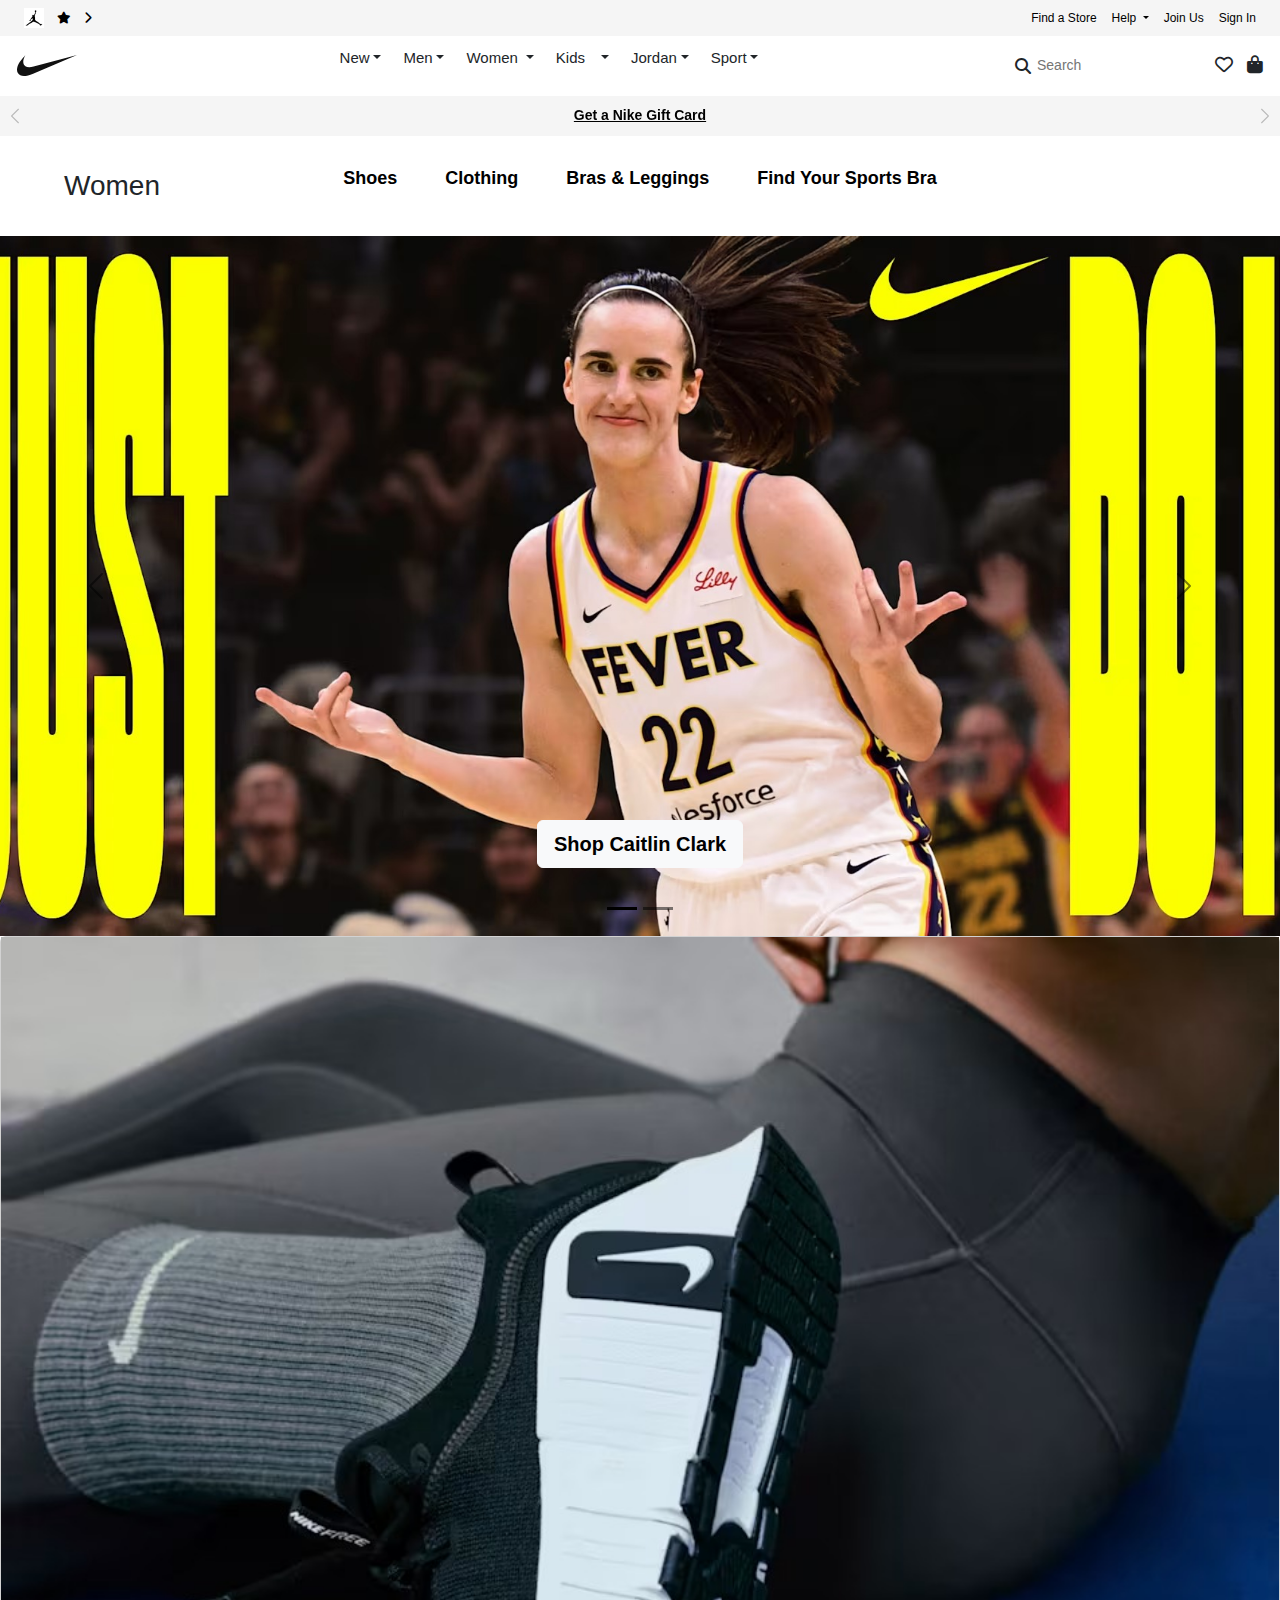
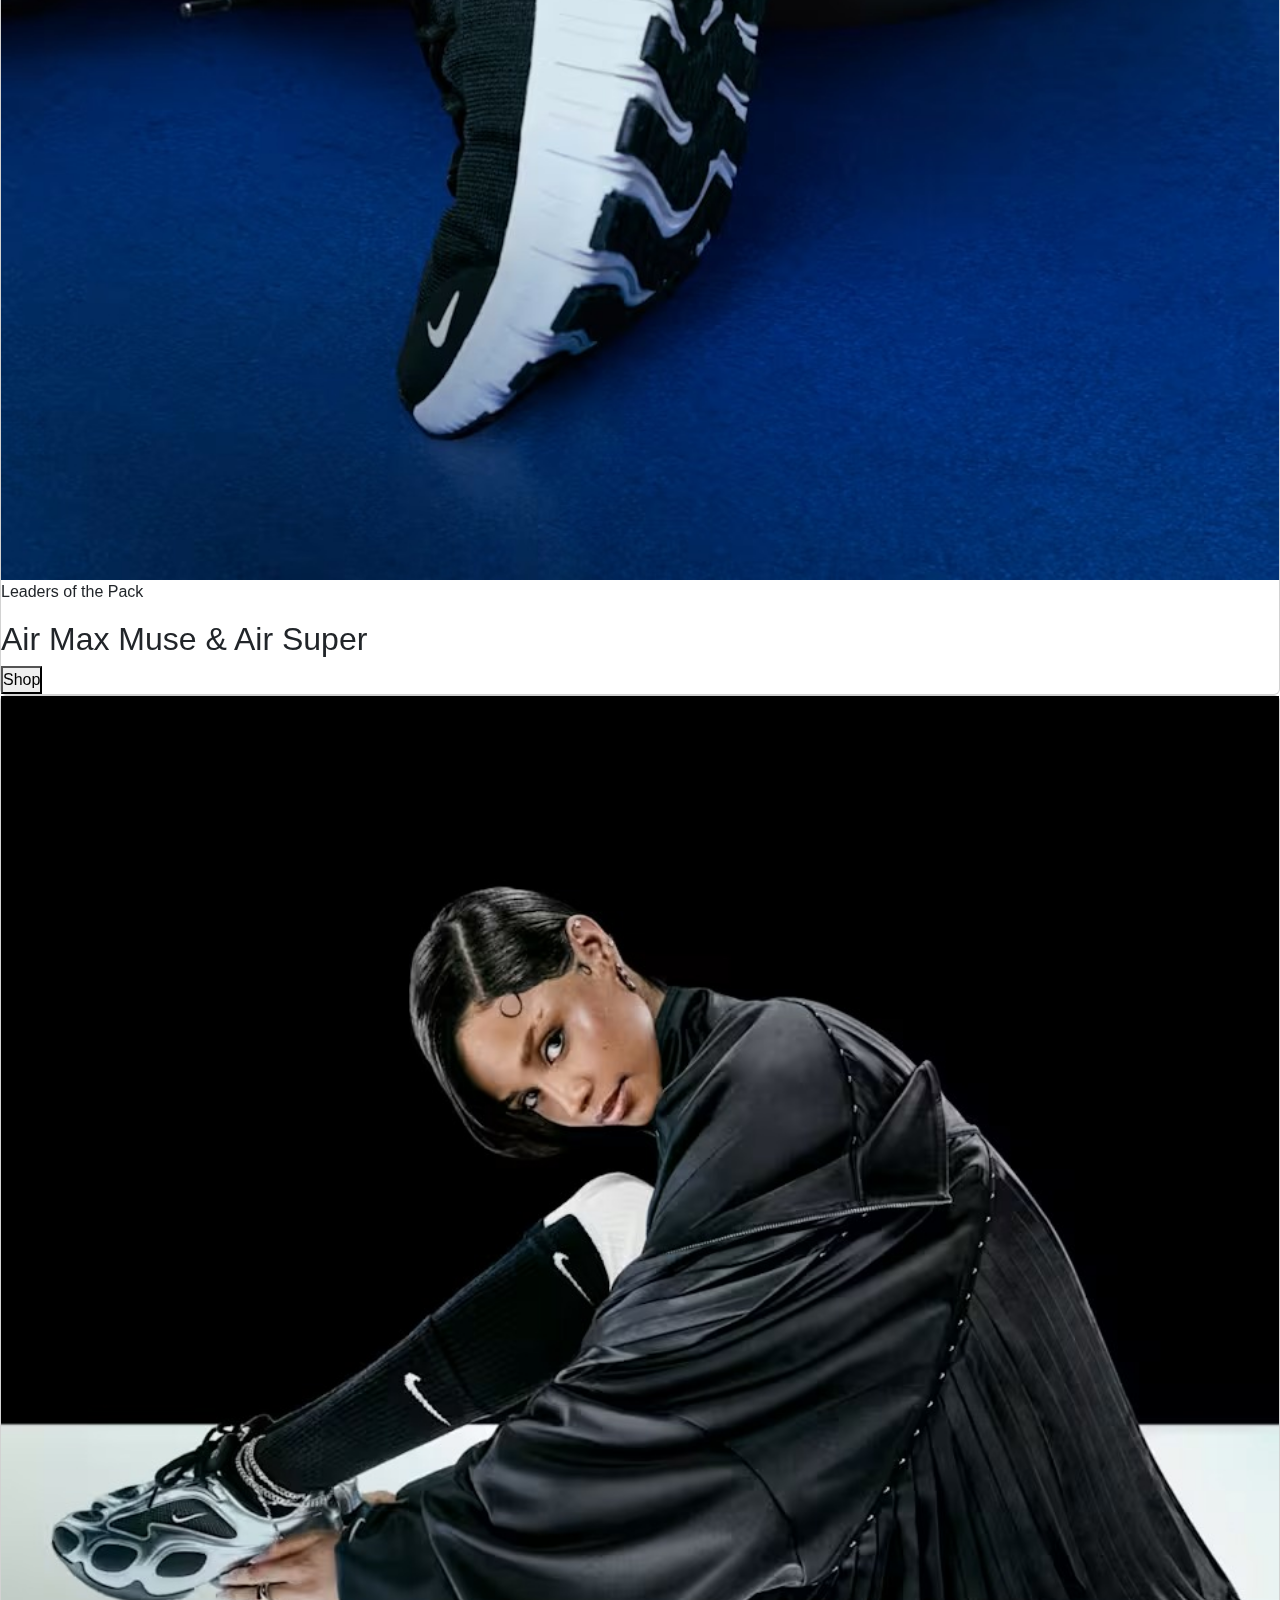
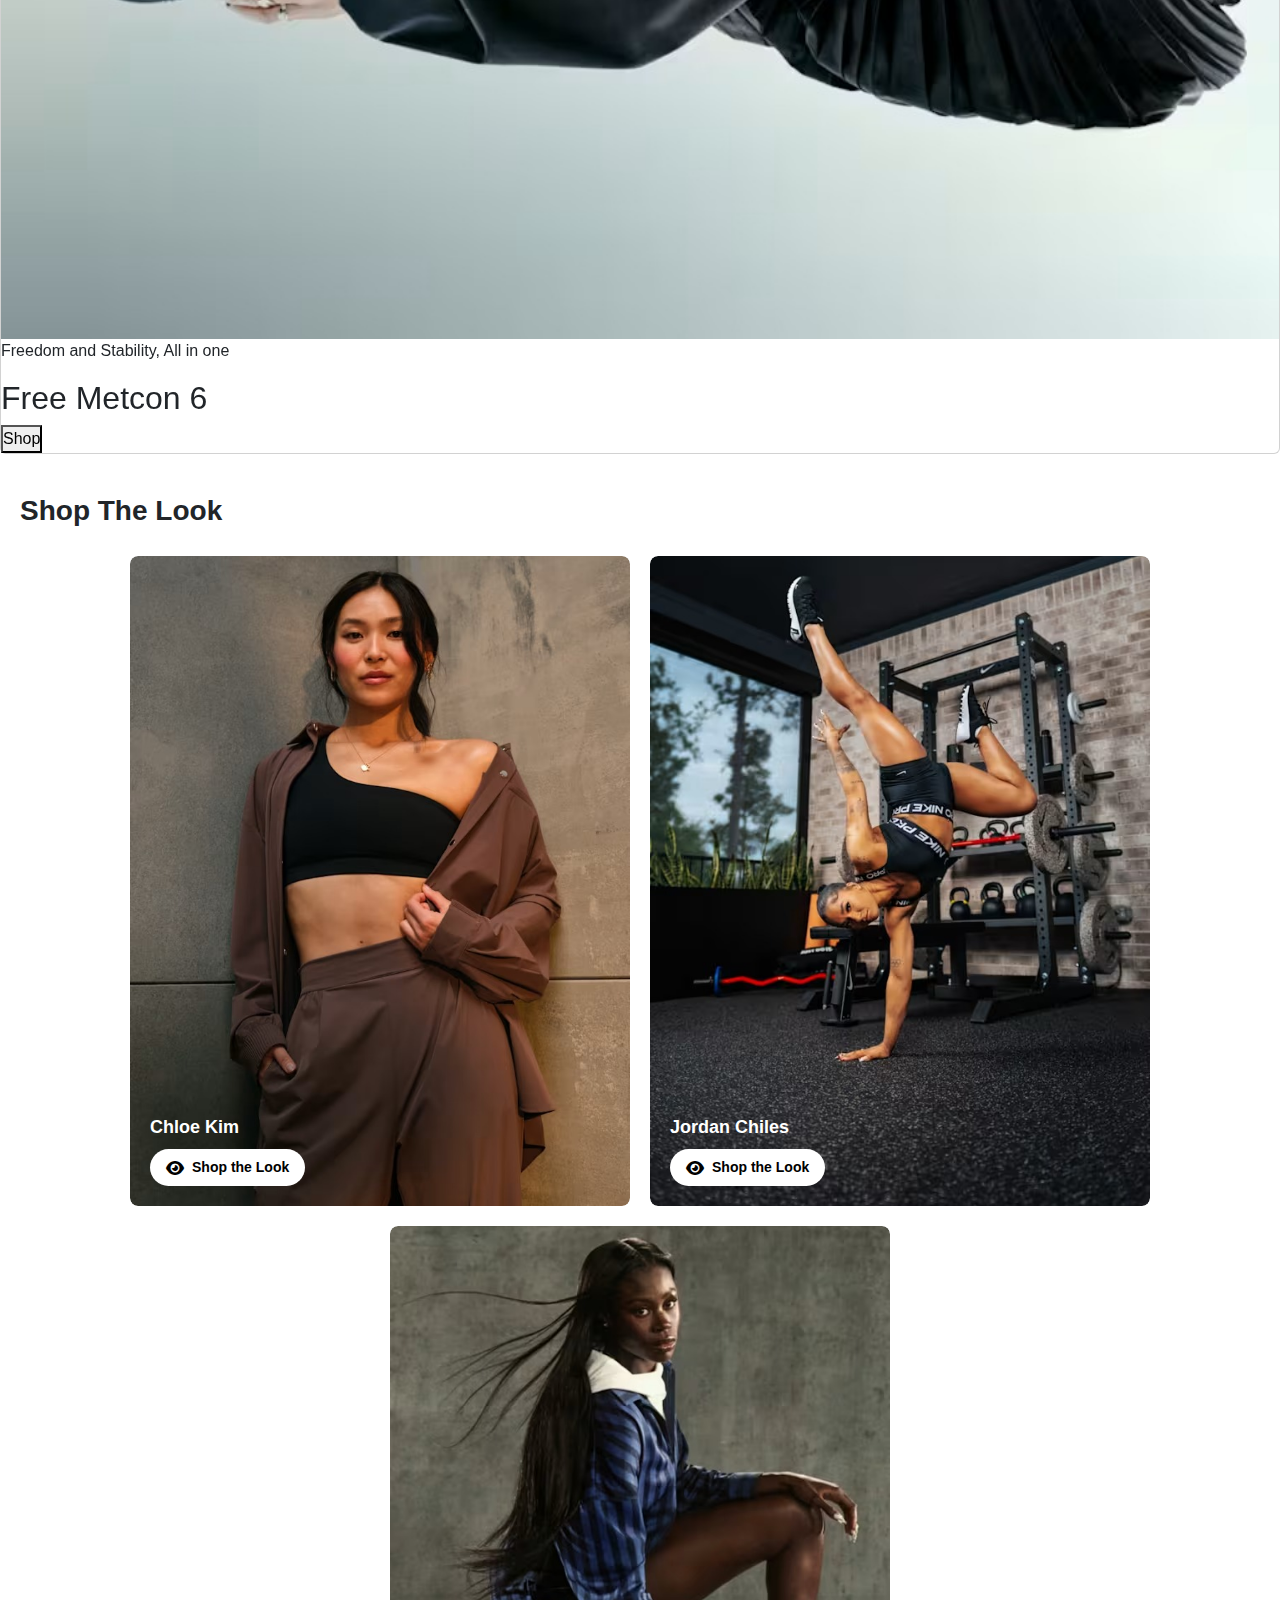
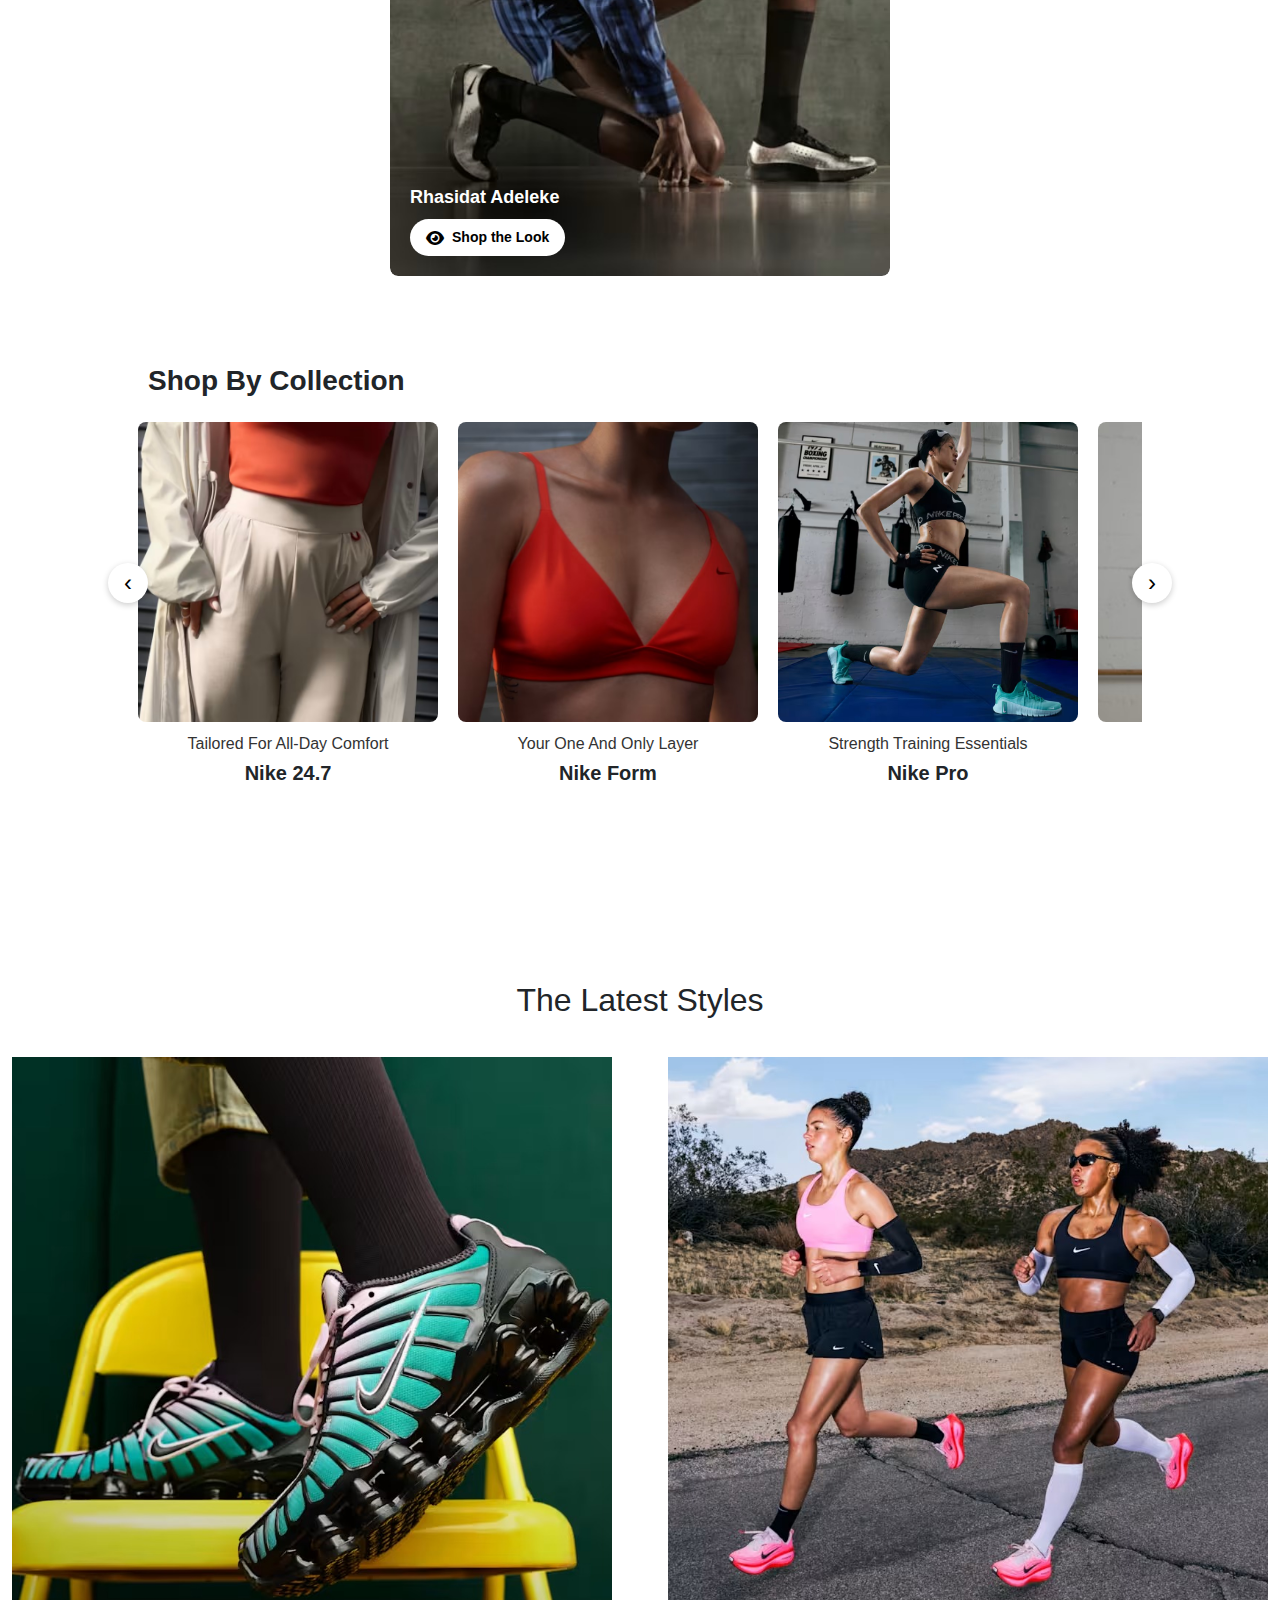
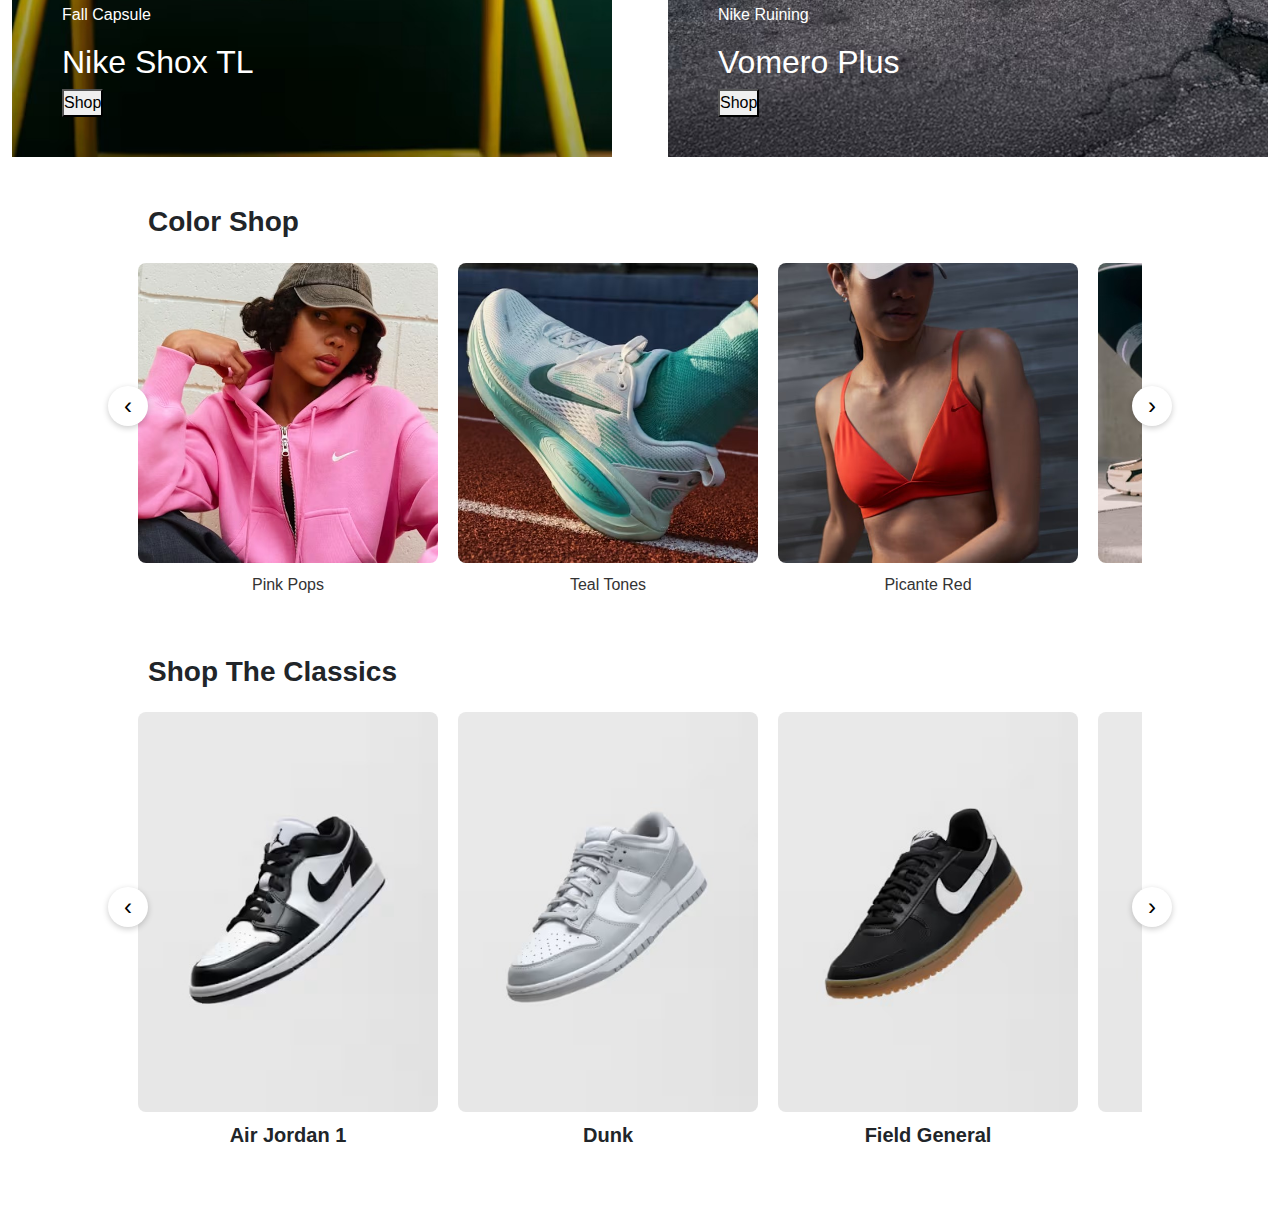
<file: women.html>
<!DOCTYPE html>
<html lang="en">

<head>
    <meta charset="utf-8" />
    <meta name="viewport" content="width=device-width,initial-scale=1" />
    <title>Nike - Header (replica)</title>
    <link href="https://cdn.jsdelivr.net/npm/bootstrap@5.3.3/dist/css/bootstrap.min.css" rel="stylesheet">
    <link href="https://cdnjs.cloudflare.com/ajax/libs/font-awesome/6.4.0/css/all.min.css" rel="stylesheet">
    <link rel="stylesheet" href="./women.css">
</head>

<body>

    <!-- Top Bar -->
    <!-- Top Bar -->
    <div class="top-bar px-4 d-flex justify-content-between align-items-center">
        <div class="d-flex align-items-center gap-2 top-left">
            <img src="./image/Jordan-header.jpg" alt="Jordan" class="top-icon">
            <i class="fa fa-star"></i>
            <i class="fa fa-chevron-right"></i>
        </div>

        <div class="top-right d-flex align-items-center">
            <a href="#">Find a Store</a>

            <!-- Help Dropdown -->
            <div class="dropdown">
                <a class="dropdown-toggle" href="#" role="button" data-bs-toggle="dropdown" aria-expanded="false">
                    Help
                </a>
                <ul class="dropdown-menu">
                    <li><a class="dropdown-item" href="#">Order Status</a></li>
                    <li><a class="dropdown-item" href="#">Shipping & Delivery</a></li>
                    <li><a class="dropdown-item" href="#">Returns</a></li>
                    <li><a class="dropdown-item" href="#">Order Cancellation</a></li>
                    <li><a class="dropdown-item" href="#">Size Charts</a></li>
                    <li><a class="dropdown-item" href="#">Contact Us</a></li>
                    <li><a class="dropdown-item" href="#">Membership</a></li>
                    <li><a class="dropdown-item" href="#">Promotions & Discounts</a></li>
                    <li><a class="dropdown-item" href="#">Product Advice</a></li>
                    <li><a class="dropdown-item" href="#">Send Us Feedback</a></li>
                </ul>
            </div>

            <a href="#">Join Us</a>
            <a href="#">Sign In</a>
        </div>
    </div>


    <!-- Main Navbar -->
    <header class="nike-header">
        <nav class="navbar navbar-expand-lg">
            <div class="container-fluid">

                <!-- Brand / Logo -->
                <a class="navbar-brand" href="index.html">
                    <img src="./nikelogo.svg" alt="Nike" width="80">
                </a>

                <!-- Mobile toggle -->
                <button class="navbar-toggler" type="button" data-bs-toggle="collapse" data-bs-target="#navbarContent"
                    aria-controls="navbarContent" aria-expanded="false" aria-label="Toggle navigation">
                    <span class="navbar-toggler-icon"></span>
                </button>

                <!-- Center nav -->
                <div class="collapse navbar-collapse justify-content-center" id="navbarContent">
                    <ul class="navbar-nav mb-2 mb-lg-0 align-items-start">

                        <!-- New (exact labels taken from site) -->
                        <li class="nav-item dropdown mega-dropdown">
                            <a class="nav-link dropdown-toggle" href="#" id="newDropdown" data-bs-toggle="dropdown"
                                aria-expanded="false">New</a>
                            <div class="dropdown-menu mega-menu p-4" aria-labelledby="newDropdown">
                                <div class="row gx-4">
                                    <div class="col-md-3">
                                        <h6 class="mega-title">New & Featured</h6>
                                        <ul class="list-unstyled">
                                            <li><a href="#">Shop Sale:New Styles Added</a></li>
                                            <li><a href="#">New Arrivals</a></li>
                                            <li><a href="#">Best Sellers</a></li>
                                            <li><a href="#">Latest Drops</a></li>
                                            <li><a href="#">Nike x LEGO® Collection</a></li>
                                            <li><a href="#">SNKRS Launch Calendar</a></li>
                                        </ul>
                                    </div>

                                    <div class="col-md-3">
                                        <h6 class="mega-title">Shop New</h6>
                                        <ul class="list-unstyled">
                                            <li><a href="#">Men</a></li>
                                            <li><a href="women.html">Women</a></li>
                                            <li><a href="kid.html">Kids</a></li>
                                            <li><a href="#">Shop All</a></li>
                                        </ul>
                                    </div>

                                    <div class="col-md-6">
                                        <h6 class="mega-title">Trending</h6>
                                        <ul class="list-unstyled">
                                            <li><a href="#">Metallics Collection</a></li>
                                            <li><a href="#">24.7 Collection</a></li>
                                            <li><a href="#">Nike Form Collection</a></li>
                                            <li><a href="#">Nike Style By</a></li>
                                            <li><a href="#">ACG Essentials</a></li>
                                            <li><a href="#">Running Shoe Finder</a></li>
                                        </ul>
                                    </div>
                                </div>
                            </div>
                        </li>

                        <!-- Men -->
                        <li class="nav-item dropdown mega-dropdown">
                            <a class="nav-link dropdown-toggle" href="#" id="menDropdown" data-bs-toggle="dropdown"
                                aria-expanded="false">Men</a>
                            <div class="dropdown-menu mega-menu p-4" aria-labelledby="menDropdown">
                                <div class="row gx-4">
                                    <div class="col-md-3">
                                        <h6 class="mega-title">New & Featured</h6>
                                        <ul class="list-unstyled">
                                            <li><a href="#">Shop Sale:New Styles Added</a></li>
                                            <li><a href="#">New Arrivals</a></li>
                                            <li><a href="#">Best Sellers</a></li>
                                            <li><a href="#">Latest Drops</a></li>
                                            <li><a href="#">Fall Collection</a></li>
                                        </ul>
                                    </div>

                                    <div class="col-md-3">
                                        <h6 class="mega-title">Shoes</h6>
                                        <ul class="list-unstyled">
                                            <li><a href="#">All Shoes</a></li>
                                            <li><a href="#">Basketball</a></li>
                                            <li><a href="#">Lifestyle</a></li>
                                            <li><a href="#">Jordan</a></li>
                                            <li><a href="#">Retro Running</a></li>
                                            <li><a href="#">Running</a></li>
                                            <li><a href="#">Sandals & Slides</a></li>
                                            <li><a href="#">Shoes $100 & Under</a></li>
                                            <li><a href="#">Training & Gym</a></li>
                                        </ul>
                                    </div>

                                    <div class="col-md-3">
                                        <h6 class="mega-title">Clothing</h6>
                                        <ul class="list-unstyled">
                                            <li><a href="#">All Clothing</a></li>
                                            <li><a href="#">Hoodies & Sweatshirts</a></li>
                                            <li><a href="#">Jordan</a></li>
                                            <li><a href="#">Jackets & Vests</a></li>
                                            <li><a href="#">Matching Sets</a></li>
                                            <li><a href="#">Pants</a></li>
                                            <li><a href="#">Shorts</a></li>
                                            <li><a href="#">Tops & Graphic Tees</a></li>
                                            <li><a href="#">24.7 Collection</a></li>
                                        </ul>
                                    </div>

                                    <div class="col-md-3">
                                        <h6 class="mega-title">Accessories</h6>
                                        <ul class="list-unstyled">
                                            <li><a href="#">Bags & Backpacks</a></li>
                                            <li><a href="#">Belts</a></li>
                                            <li><a href="#">Hats & Headwear</a></li>
                                            <li><a href="#">Socks</a></li>
                                            <li><a href="#">Sunglasses</a></li>
                                            <li><a href="#">Underwear</a></li>
                                        </ul>
                                    </div>
                                </div>
                            </div>
                        </li>

                        <!-- Women -->
                        <li class="nav-item dropdown mega-dropdown">
                            <a class="nav-link dropdown-toggle" href="women.html" id="womenDropdown"
                                onclick="window.location='women.html'">
                                Women
                            </a>

                            <div class="dropdown-menu mega-menu p-4" aria-labelledby="womenDropdown">
                                <div class="row gx-4">
                                    <div class="col-md-3">
                                        <h6 class="mega-title">New & Featured</h6>
                                        <ul class="list-unstyled">
                                            <li><a href="#">Shop Sale:New Styles Added</a></li>
                                            <li><a href="#">New Arrivals</a></li>
                                            <li><a href="#">Best Sellers</a></li>
                                            <li><a href="#">Latest Drops</a></li>
                                            <li><a href="#">Air Max Muse & Air Superfly</a></li>
                                            <li><a href="#">Fall Collection</a></li>
                                        </ul>
                                    </div>
                                    <div class="col-md-3">
                                        <h6 class="mega-title">Shop by Color</h6>
                                        <ul class="list-unstyled">
                                            <li><a href="#">Picante Red</a></li>
                                            <li><a href="#">Teal Tones</a></li>
                                            <li><a href="#">Pink Pops</a></li>
                                            <li><a href="#">Burgundy Crush</a></li>
                                            <li><a href="#">Midnight Navy</a></li>
                                            <li><a href="#">Timeless Neutrals</a></li>
                                        </ul>
                                    </div>
                                    <div class="col-md-3">
                                        <h6 class="mega-title">Shoes</h6>
                                        <ul class="list-unstyled">
                                            <li><a href="#">All Shoes</a></li>
                                            <li><a href="#">Basketball</a></li>
                                            <li><a href="#">Lifestyle</a></li>
                                            <li><a href="#">Jordan</a></li>
                                            <li><a href="#">Retro Running</a></li>
                                            <li><a href="#">Running</a></li>
                                            <li><a href="#">Sandals & Slides</a></li>
                                            <li><a href="#">Shoes $100 & Under</a></li>
                                            <li><a href="#">Training & Gyms</a></li>
                                        </ul>
                                    </div>

                                    <div class="col-md-3">
                                        <h6 class="mega-title">Clothing</h6>
                                        <ul class="list-unstyled">
                                            <li><a href="#">All Clothing</a></li>
                                            <li><a href="#">Bras</a></li>
                                            <li><a href="#">Hoodies & Sweatshirts</a></li>
                                            <li><a href="#">Leggings</a></li>
                                            <li><a href="#">Matching Sets</a></li>
                                            <li><a href="#">Jackets & Vests</a></li>
                                            <li><a href="#">Pants</a></li>
                                            <li><a href="#">Skirts & Dresses</a></li>
                                            <li><a href="#">Shorts</a></li>
                                            <li><a href="#">Tops & Graphics Tees</a></li>
                                            <li><a href="#">24.7 Collection</a></li>
                                        </ul>
                                    </div>

                                    <div class="col-md-3">
                                        <h6 class="mega-title">Accessories</h6>
                                        <ul class="list-unstyled">
                                            <li><a href="#">Bags & Backpacks</a></li>
                                            <li><a href="#">Belts</a></li>
                                            <li><a href="#">Hats & Headwear</a></li>
                                            <li><a href="#">Socks</a></li>
                                            <li><a href="#">Sunglasses</a></li>
                                        </ul>
                                    </div>
                                </div>
                            </div>
                        </li>

                        <!-- Kids -->
                        <li class="nav-item dropdown mega-dropdown d-flex align-items-center">
                            <!-- Link to kids page -->
                            <a class="nav-link" href="kid.html">Kids</a>

                            <!-- Caret to toggle dropdown -->
                            <a class="nav-link dropdown-toggle" href="#" id="kidsDropdown" role="button"
                                data-bs-toggle="dropdown" aria-expanded="false"></a>

                            <!-- Mega menu (only one dropdown-menu allowed here) -->
                            <div class="dropdown-menu mega-menu p-4" aria-labelledby="kidsDropdown">
                                <div class="row gx-4">

                                    <!-- Column 1 -->
                                    <div class="col-md-3">
                                        <h6 class="mega-title">New & Featured</h6>
                                        <ul class="list-unstyled">
                                            <li><a href="#">Shop Sale: New Styles Added</a></li>
                                            <li><a href="#">New Arrivals</a></li>
                                            <li><a href="#">Best Sellers</a></li>
                                            <li><a href="#">Fleece Shop</a></li>
                                            <li><a href="#">Nike x LEGO® Collection</a></li>
                                            <li><a href="#">Teens</a></li>
                                        </ul>
                                    </div>

                                    <!-- Column 2 -->
                                    <div class="col-md-3">
                                        <h6 class="mega-title">All Shoes</h6>
                                        <ul class="list-unstyled">
                                            <li><a href="#">Big Kids (7-15 yrs)</a></li>
                                            <li><a href="#">Little Kids (3-7 yrs)</a></li>
                                            <li><a href="#">Baby & Toddler (0-3 yrs)</a></li>
                                            <li><a href="#">Basketball</a></li>
                                            <li><a href="#">Lifestyle</a></li>
                                            <li><a href="#">Jordan</a></li>
                                            <li><a href="#">Retro Running</a></li>
                                            <li><a href="#">Running</a></li>
                                            <li><a href="#">Sandals & Slides</a></li>
                                            <li><a href="#">Shoes $80 & Under</a></li>
                                            <li><a href="#">Soccer</a></li>
                                        </ul>
                                    </div>

                                    <!-- Column 3 -->
                                    <div class="col-md-3">
                                        <h6 class="mega-title">All Clothing</h6>
                                        <ul class="list-unstyled">
                                            <li><a href="#">Big Kids (7-15 yrs)</a></li>
                                            <li><a href="#">Little Kids (3-7 yrs)</a></li>
                                            <li><a href="#">Baby & Toddler (0-3 yrs)</a></li>
                                            <li><a href="#">Bras</a></li>
                                            <li><a href="#">Hoodies & Sweatshirts</a></li>
                                            <li><a href="#">Jordan</a></li>
                                            <li><a href="#">Matching Sets</a></li>
                                            <li><a href="#">Pants & Tights</a></li>
                                            <li><a href="#">Shorts</a></li>
                                            <li><a href="#">Skirts & Dresses</a></li>
                                            <li><a href="#">Tops & T-shirts</a></li>
                                        </ul>
                                    </div>

                                    <!-- Column 4 -->
                                    <div class="col-md-3">
                                        <h6 class="mega-title">Accessories</h6>
                                        <ul class="list-unstyled">
                                            <li><a href="#">Bags & Backpacks</a></li>
                                            <li><a href="#">Belts</a></li>
                                            <li><a href="#">Hats & Headwear</a></li>
                                            <li><a href="#">Socks</a></li>
                                            <li><a href="#">Sunglasses</a></li>
                                        </ul>
                                    </div>

                                    <!-- Column 5 -->
                                    <div class="col-md-3">
                                        <h6 class="mega-title">Shop by Sport</h6>
                                        <ul class="list-unstyled">
                                            <li><a href="#">Basketball</a></li>
                                            <li><a href="#">Gymnastics</a></li>
                                            <li><a href="#">Football</a></li>
                                            <li><a href="#">Running</a></li>
                                            <li><a href="#">Soccer</a></li>
                                        </ul>
                                    </div>

                                </div>
                            </div>
                        </li>


                        <!-- Jordan -->
                        <li class="nav-item dropdown mega-dropdown">
                            <a class="nav-link dropdown-toggle" href="#" id="jordanDropdown" data-bs-toggle="dropdown"
                                aria-expanded="false">Jordan</a>
                            <div class="dropdown-menu mega-menu p-4" aria-labelledby="jordanDropdown">
                                <div class="row gx-4">
                                    <div class="col-md-3">
                                        <h6 class="mega-title">New & Featured</h6>
                                        <ul class="list-unstyled">
                                            <li><a href="#">Shop Sale: New Styles Added</a></li>
                                            <li><a href="#">New Arrivals</a></li>
                                            <li><a href="#">Best Sellers</a></li>
                                            <li><a href="#">Jordan Heat Check</a></li>
                                            <li><a href="#">Jordan Sleeper Picks</a></li>
                                            <li><a href="#">Shattered Backboard Capsule</a></li>
                                        </ul>
                                    </div>

                                    <div class="col-md-3">
                                        <h6 class="mega-title">Sport</h6>
                                        <ul class="list-unstyled">
                                            <li><a href="#">Jordan Basketball</a></li>
                                            <li><a href="#">Jordan Golf</a></li>
                                            <li><a href="#">Jordan Cleats</a></li>
                                            <li><a href="#">Women's Jordan Training & Gyms</a></li>
                                        </ul>
                                    </div>
                                    <div class="col-md-3">
                                        <h6 class="mega-title">Men</h6>
                                        <ul class="list-unstyled">
                                            <li><a href="#">Shop All</a></li>
                                            <li><a href="#">Shoes</a></li>
                                            <li><a href="#">AJ1</a></li>
                                            <li><a href="#">Clothing</a></li>
                                        </ul>
                                    </div>
                                    <div class="col-md-3">
                                        <h6 class="mega-title">Women</h6>
                                        <ul class="list-unstyled">
                                            <li><a href="#">Shop All</a></li>
                                            <li><a href="#">Shoes</a></li>
                                            <li><a href="#">AJ1</a></li>
                                            <li><a href="#">Clothing</a></li>
                                            <li><a href="#">Jordan Brand Women Collection</a></li>
                                        </ul>
                                    </div>
                                    <div class="col-md-3">
                                        <h6 class="mega-title">Kids</h6>
                                        <ul class="list-unstyled">
                                            <li><a href="#">Shop All</a></li>
                                            <li><a href="#">Shoes</a></li>
                                            <li><a href="#">AJ1</a></li>
                                            <li><a href="#">Clothing</a></li>
                                            <li><a href="#">Big Kids</a></li>
                                            <li><a href="#">Little Kids</a></li>
                                            <li><a href="#">Baby & Toddler</a></li>
                                        </ul>
                                    </div>

                                    <div class="col-md-3">
                                        <h6 class="mega-title">Accessories</h6>
                                        <ul class="list-unstyled">
                                            <li><a href="#">Shop All</a></li>
                                            <li><a href="#">Bags & Backpacks</a></li>
                                            <li><a href="#">Hats & Headwear</a></li>
                                        </ul>
                                    </div>
                                </div>
                            </div>
                        </li>

                        <!-- Sale -->
                        <li class="nav-item dropdown mega-dropdown">
                            <a class="nav-link dropdown-toggle" href="#" id="saleDropdown" data-bs-toggle="dropdown"
                                aria-expanded="false">Sport</a>
                            <div class="dropdown-menu mega-menu p-4" aria-labelledby="saleDropdown">
                                <div class="row gx-4">
                                    <div class="col-md-3">
                                        <h6 class="mega-title">Basketball</h6>
                                        <ul class="list-unstyled">
                                            <li><a href="#">Shoes</a></li>
                                            <li><a href="#">Apparel</a></li>
                                            <li><a href="#">Equipment</a></li>
                                            <li><a href="#">KObe</a></li>
                                            <li><a href="#">Jordan</a></li>
                                        </ul>
                                    </div>

                                    <div class="col-md-3">
                                        <h6 class="mega-title">Soccer</h6>
                                        <ul class="list-unstyled">
                                            <li><a href="#">cleats</a></li>
                                            <li><a href="#">Indoor Footwear</a></li>
                                            <li><a href="#">Apparel</a></li>
                                            <li><a href="#">Equipment</a></li>
                                        </ul>
                                    </div>

                                    <div class="col-md-3">
                                        <h6 class="mega-title">Running</h6>
                                        <ul class="list-unstyled">
                                            <li><a href="#">Road</a></li>
                                            <li><a href="#">Race</a></li>
                                            <li><a href="#">Trail</a></li>
                                            <li><a href="#">Track & Field</a></li>
                                            <li><a href="#">Apparel</a></li>
                                            <li><a href="#">Equipment</a></li>
                                            <li><a href="#">Running Shoe Finder</a></li>
                                        </ul>
                                    </div>

                                    <div class="col-md-3">
                                        <h6 class="mega-title">More Sports</h6>
                                        <ul class="list-unstyled">
                                            <li><a href="#">ACG</a></li>
                                            <li><a href="#">Baseball</a></li>
                                            <li><a href="#">Cheer</a></li>
                                            <li><a href="#">Golf</a></li>
                                            <li><a href="#">Gymnastics</a></li>
                                            <li><a href="#">Lacrosse</a></li>
                                            <li><a href="#">Pickleball</a></li>
                                            <li><a href="#">Skateboarding</a></li>
                                            <li><a href="#">Softball</a></li>
                                            <li><a href="#">Swimming</a></li>
                                            <li><a href="#">Volleyball</a></li>
                                            <li><a href="#">Wresting</a></li>
                                        </ul>
                                    </div>
                                    <div class="col-md-3">
                                        <h6 class="mega-title">Locker</h6>
                                        <ul class="list-unstyled">
                                            <li><a href="#">NBA Gear</a></li>
                                            <li><a href="#">NFL Gear</a></li>
                                            <li><a href="#">MLB Gear</a></li>
                                            <li><a href="#">WNBA Gear</a></li>
                                            <li><a href="#">NCAA Gear</a></li>
                                            <li><a href="#">NWSL Gear</a></li>
                                        </ul>
                                    </div>
                                    <div class="col-md-3">
                                        <h6 class="mega-title">Tennis</h6>
                                        <ul class="list-unstyled">
                                            <li><a href="#">Grand Slam Looks</a></li>
                                            <li><a href="#">Shoes</a></li>
                                            <li><a href="#">Apparel</a></li>
                                            <li><a href="#">Equipment</a></li>
                                        </ul>
                                    </div>
                                    <div class="col-md-3">
                                        <h6 class="mega-title">Training</h6>
                                        <ul class="list-unstyled">
                                            <li><a href="#">Shoes</a></li>
                                            <li><a href="#">Socks</a></li>
                                            <li><a href="#">Apparel</a></li>
                                            <li><a href="#">Equipment</a></li>
                                        </ul>
                                    </div>
                                    <div class="col-md-3">
                                        <h6 class="mega-title">Football</h6>
                                        <ul class="list-unstyled">
                                            <li><a href="#">Cleats</a></li>
                                            <li><a href="#">Apparel</a></li>
                                            <li><a href="#">Equipment</a></li>
                                        </ul>
                                    </div>
                                </div>
                            </div>
                        </li>
                    </ul>
                </div>

                <!-- Right section -->
                <div class="d-flex align-items-center">
                    <div class="search-container">
                        <i class="fas fa-search"></i>
                        <input type="search" placeholder="Search">
                    </div>
                    <a href="#" class="action-icons"><i class="far fa-heart"></i></a>
                    <a href="#" class="action-icons"><i class="fas fa-shopping-bag"></i></a>
                </div>

            </div>
            <!-- Promo Bar with Carousel -->
        </nav>
        <div id="promoCarousel" class="carousel slide promo-bar" data-bs-ride="carousel" data-bs-interval="4000">
            <div class="carousel-inner">
                <div class="carousel-item active fw-bold">
                    <p class="fw-bold">Get a Nike Gift Card</p>
                </div>
                <div class="carousel-item">
                    <p class="fw-bold">Members: Free Shipping on Orders $50+</p>
                </div>
                <div class="carousel-item">
                    <p class="fw-bold">Look for Store Pickup at Checkout</p>
                </div>
            </div>
            <button class="carousel-control-prev" type="button" data-bs-target="#promoCarousel" data-bs-slide="prev">
                <span class="carousel-control-prev-icon" aria-hidden="true"></span>
                <span class="visually-hidden">Previous</span>
            </button>
            <button class="carousel-control-next" type="button" data-bs-target="#promoCarousel" data-bs-slide="next">
                <span class="carousel-control-next-icon" aria-hidden="true"></span>
                <span class="visually-hidden">Next</span>
            </button>
        </div>
    </header>
    <section class="women">
        <div class="women1">
            <div class="women01">
                <h2>
                    Women
                </h2>
            </div>
            <ul class="fw-bold">
                <li><a href="#">Shoes</a></li>
                <li><a href="#">Clothing</a></li>
                <li><a href="#">Bras & Leggings</a></li>
                <li><a href="#">Find Your Sports Bra</a></li>
            </ul>
        </div>
    </section>
    <div id="carouselExampleDark" class="carousel carousel-dark slide position-relative" data-bs-ride="carousel"
        data-bs-pause="false">

        <!-- Indicators -->
        <div class="carousel-indicators">
            <button type="button" data-bs-target="#carouselExampleDark" data-bs-slide-to="0" class="active"
                aria-current="true" aria-label="Slide 1"></button>
            <button type="button" data-bs-target="#carouselExampleDark" data-bs-slide-to="1"
                aria-label="Slide 2"></button>
        </div>

        <!-- Slides -->
        <div class="carousel-inner">
            <!-- Slide 1 -->
            <div class="carousel-item active first-slide-move" data-bs-interval="10000">
                <img id="slide1-img" src="./imgi_1_women-s-shoes-clothing-accessories.jpg" class="d-block w-100"
                    alt="Slide 1">
                <div class="carousel-caption d-flex flex-column justify-content-end align-items-center h-100 pb-5">
                    <button class="btn btn-light btn-lg mt-3 fw-bold rounded">Shop Caitlin Clark</button>
                </div>
            </div>

            <!-- Slide 2 -->
            <div class="carousel-item" data-bs-interval="10000">
                <img id="slide2-img" src="./imgi_2_women-s-shoes-clothing-accessories.jpg" class="d-block w-100"
                    alt="Slide 2">
                <div class="carousel-caption d-flex flex-column justify-content-end align-items-center h-100 pb-5">
                    <h1 class="text-white text-uppercase text-center custom-hero-text custom-bold">
                        SABRINA 3 'RADIANT'
                    </h1>
                    <button class="btn btn-light btn-lg mt-3 fw-bold rounded">Shop</button>
                </div>
            </div>
        </div>

        <!-- Controls -->
        <button class="carousel-control-prev" type="button" data-bs-target="#carouselExampleDark" data-bs-slide="prev">
            <span class="carousel-control-prev-icon" aria-hidden="true"></span>
            <span class="visually-hidden">Previous</span>
        </button>
        <button class="carousel-control-next" type="button" data-bs-target="#carouselExampleDark" data-bs-slide="next">
            <span class="carousel-control-next-icon" aria-hidden="true"></span>
            <span class="visually-hidden">Next</span>
        </button>
    </div>
    <script>
        function updateSlideImages() {
            const slideImages = [
                {
                    id: 'slide1-img',
                    desktop: './imgi_1_women-s-shoes-clothing-accessories.jpg',
                    mobile: './worm.jpg'
                },
                {
                    id: 'slide2-img',
                    desktop: './imgi_2_women-s-shoes-clothing-accessories.jpg',
                    mobile: './worm2.jpg'
                }
            ];

            const isMobile = window.innerWidth <= 920;

            slideImages.forEach(slide => {
                const img = document.getElementById(slide.id);
                if (!img) return;

                const newSrc = isMobile ? slide.mobile : slide.desktop;
                img.src = newSrc;

                img.onerror = () => {
                    console.warn(`Failed to load ${img.src}, falling back to desktop image.`);
                    img.onerror = null;
                    img.src = slide.desktop;
                };
            });
        }

        window.addEventListener('load', updateSlideImages);
        window.addEventListener('resize', updateSlideImages);
    </script>
<section class="product-section">
    <!-- Card 1 -->
    <div class="card">
        <img src="./img05.jpg" alt="Sabrina 3 Radiant">
        <div class="card-content">
            <p>Leaders of the Pack</p>
            <h2>Air Max Muse & Air Super</h2>
            <button class="shop-btn">Shop</button>
        </div>
    </div>

    <!-- Card 2 -->
    <div class="card">
        <img src="./img06.jpg" alt="Nike Style by Sauce Gardner">
        <div class="card-content">
            <p>Freedom and Stability, All in one</p>
            <h2>Free Metcon 6</h2>
            <button class="shop-btn">Shop</button>
        </div>
    </div>
</section>

    <section class="african-section">
        <h2 class="section-title">Shop The Look</h2>
        <div class="african-card">
            <!-- CARD 1 -->
            <div class="african-card-item">
                <img src="./lll.jpg" alt="Chloe Kim">
                <div class="overlay">
                    <p class="name">Chloe Kim</p>
                    <button class="shop-look-btn">
                        <i class="fas fa-eye"></i> Shop the Look
                    </button>
                </div>
            </div>

            <!-- CARD 2 -->
            <div class="african-card-item">
                <img src="./img08.jpg" alt="Jordan Chiles">
                <div class="overlay">
                    <p class="name">Jordan Chiles</p>
                    <button class="shop-look-btn">
                        <i class="fas fa-eye"></i> Shop the Look
                    </button>
                </div>
            </div>

            <!-- CARD 3 -->
            <div class="african-card-item">
                <img src="./img09.jpg" alt="Rhasidat Adeleke">
                <div class="overlay">
                    <p class="name">Rhasidat Adeleke</p>
                    <button class="shop-look-btn">
                        <i class="fas fa-eye"></i> Shop the Look
                    </button>
                </div>
            </div>
        </div>
    </section>

    <div class="container my-5 position-relative">
        <h3 class="mb-4 fw-bold">Shop By Collection</h3>

        <!-- Slider buttons -->
        <button class="slider-btn left" onclick="scrollSlider(-1)">&#8249;</button>
        <button class="slider-btn right" onclick="scrollSlider(1)">&#8250;</button>

        <!-- Product slider -->
        <div id="productSlider" class="product-slider">
            <div class="product-card">
                <img src="./img010.jpg" alt="Nike 24.7" loading="lazy">
                <div class="tagline">Tailored For All-Day Comfort</div>
                <h2 class="collection-title">Nike 24.7</h2>
            </div>
            <div class="product-card">
                <img src="./011.jpg" alt="Nike Form" loading="lazy">
                <div class="tagline">Your One And Only Layer</div>
                <h2 class="collection-title">Nike Form</h2>
            </div>
            <div class="product-card">
                <img src="./012.jpg" alt="Nike Pro" loading="lazy">
                <div class="tagline">Strength Training Essentials</div>
                <h2 class="collection-title">Nike Pro</h2>
            </div>
            <div class="product-card">
                <img src="./013.jpg" alt="Nike Zenvy" loading="lazy">
                <div class="tagline">Softness That Lasts</div>
                <h2 class="collection-title">Nike Zenvy</h2>
            </div>
            <div class="product-card">
                <img src="./014.jpg" alt="Nike Swift" loading="lazy">
                <div class="tagline">Run Ready</div>
                <h2 class="collection-title">Nike Swift</h2>
            </div>
            <div class="product-card">
                <img src="./015.jpg" alt="Sabrina Ionescu" loading="lazy">
                <div class="tagline">The Blueprint to Success</div>
                <h2 class="collection-title">Sabrina Ionescu</h2>
            </div>
        </div>
    </div>


    <section class="product-section01">
        <h2 class="h22"> The Latest Styles</h2>
        <div class="div-product-card">
            <div class="card01">
                <!-- <img src="./016.jpg" alt="016image"> -->
                <div class="card-content01">
                    <p>Fall Capsule</p>
                    <h2>Nike Shox TL</h2>
                    <button class="shop-btn">Shop</button>
                </div>
            </div>
            <div class="card02">
                <div class="card-content02">
                    <p>Nike Ruining</p>
                    <h2>Vomero Plus</h2>
                    <button class="shop-btn">Shop</button>
                </div>
            </div>
        </div>
    </section>
    <div class="container my-5 position-relative">
        <h3 class="mb-4 fw-bold">Color Shop</h3>

        <!-- Slider buttons -->
        <button class="slider-btn left" onclick="scrollSlider(-1)">&#8249;</button>
        <button class="slider-btn right" onclick="scrollSlider(1)">&#8250;</button>

        <!-- Product slider -->
        <div id="productSlider" class="product-slider">
            <div class="product-card">
                <img src="./021.jpg" alt="Nike 24.7" loading="lazy">
                <div class="tagline">Pink Pops</div>
                <!-- <h2 class="collection-title">Nike 24.7</h2> -->
            </div>
            <div class="product-card">
                <img src="./022.jpg" alt="Nike Form" loading="lazy">
                <div class="tagline">Teal Tones</div>
                <!-- <h2 class="collection-title">Nike Form</h2> -->
            </div>
            <div class="product-card">
                <img src="./023.jpg" alt="Nike Pro" loading="lazy">
                <div class="tagline">Picante Red</div>
                <!-- <h2 class="collection-title">Nike Pro</h2> -->
            </div>
            <div class="product-card">
                <img src="./024.jpg" alt="Nike Zenvy" loading="lazy">
                <div class="tagline">Timeless Neutrals</div>
                <!-- <h2 class="collection-title">Nike Zenvy</h2> -->
            </div>
            <div class="product-card">
                <img src="./025.jpg" alt="Nike Swift" loading="lazy">
                <div class="tagline">Midnight Navy</div>
                <!-- <h2 class="collection-title">Nike Swift</h2> -->
            </div>
            <div class="product-card">
                <img src="./026.jpg" alt="Sabrina Ionescu" loading="lazy">
                <div class="tagline">Burgundy Crush</div>
                <!-- <h2 class="collection-title">Sabrina Ionescu</h2> -->
            </div>
        </div>
    </div>
    <div class="container my-5 position-relative">
        <h3 class="mb-4 fw-bold">Shop The Classics</h3>

        <!-- Left / Right buttons -->
        <button class="slider-btn left" onclick="scrollSlider(-1)">&#8249;</button>
        <button class="slider-btn right" onclick="scrollSlider(1)">&#8250;</button>

        <!-- Product slider -->
        <div id="productSlider" class="product-slider">
            <div class="product-card">
                <img src="./image/0001.jpg" alt="Air Jordan 1">
                <div class="mt-2">Air Jordan 1</div>
            </div>
            <div class="product-card">
                <img src="./0002.jpg" alt="Dunk">
                <div class="mt-2">Dunk</div>
            </div>
            <div class="product-card">
                <img src="./0003.jpg" alt="Field General">
                <div class="mt-2">Field General</div>
            </div>
            <div class="product-card">
                <img src="./0004.jpg" alt="Air Force 1">
                <div class="mt-2">Air Force 1</div>
            </div>
            <div class="product-card">
                <img src="./0005.jpg" alt="Air Max">
                <div class="mt-2">Air Max</div>
            </div>
            <div class="product-card">
                <img src="./0006.jpg" alt="Air Max">
                <div class="mt-2">Vomero</div>
            </div>
            <div class="product-card">
                <img src="./0007.jpg" alt="Air Max">
                <div class="mt-2">Cortez</div>
            </div>
            <div class="product-card">
                <img src="./imgi_24_women-s-shoes-clothing-accessories.jpg" alt="Air Max">
                <div class="mt-2">C1TY</div>
            </div>
        </div>

        <script>
            function scrollSlider(direction) {
                const slider = document.getElementById("productSlider");
                let cardWidth = document.querySelector(".product-card").offsetWidth + 20; // card + gap
                slider.scrollBy({ left: direction * cardWidth, behavior: "smooth" });
            }
        </script>

        <script src="https://cdn.jsdelivr.net/npm/bootstrap@5.3.3/dist/js/bootstrap.bundle.min.js"></script>
</body>

</html>
</file>
<file: men.css>
* {
  padding: 0;
  margin: 0;
  box-sizing: border-box;
}

body {
  font-family: Arial, sans-serif;
  margin: 0;
}

/* Top bar */
/* Top Bar */
.top-bar {
  background: #f5f5f5;
  font-size: 13px;
  height: 36px;
}

.top-left img {
  height: 20px;
}

.top-left i {
  font-size: 12px;
  margin-left: 5px;
  color: #000;
}

.top-links a {
  color: #000;
  text-decoration: none;
  margin: 0 6px;
}

/* Top Bar */
.top-bar {
  background: #f5f5f5;
  font-size: 13px;
  height: 36px;
}

.top-left img {
  height: 20px;
}

.top-left i {
  font-size: 12px;
  margin-left: 5px;
  color: #000;
}

.top-right a,
.top-right .dropdown-toggle {
  margin-left: 15px;
  font-size: 12px;
  color: #000;
  text-decoration: none;
}

.top-right a:hover,
.top-right .dropdown-toggle:hover {
  text-decoration: underline;
}

.dropdown-menu {
  font-size: 12px;
  border-radius: 0;
  border: 1px solid #ddd;
}

.dropdown-item {
  padding: 6px 12px;
}

.dropdown-item:hover {
  background-color: #f5f5f5;
}

.dropdown .dropdown-menu {
  display: none;
  margin-top: 0;
}

.dropdown:hover .dropdown-menu {
  display: block;
}

.top-links a:hover {
  text-decoration: underline;
}

/* Header / Navbar */
.nike-header {
  background: #fff;
  border-bottom: 1px solid var(--border-light);

}

.navbar {
  padding: 1px 5px;
}

.navbar-brand img {
  display: block;
  width: 60px;
  height: auto;
}

/* Nav links (center) */
.navbar-nav {
  gap: 6px;
}

.navbar-nav .nav-link {
  color: var(--nike-black);
  font-weight: 500;
  padding: 10px 6px;
}

.navbar-nav .nav-link:hover,
.navbar-nav .nav-link:focus {
  color: var(--nike-gray);
}

/* Search & icons (right) */
.search-container {
  background: var(--nike-light-gray);
  border-radius: 20px;
  padding: 6px 10px;
  display: flex;
  align-items: center;
  margin-right: 14px;
}

.search-container i {
  color: var(--nike-gray);
  margin-right: 6px;
}

.search-container input {
  border: none;
  background: transparent;
  outline: none;
  font-size: 14px;
  width: 140px;
}

.action-icons {
  color: var(--nike-black);
  font-size: 18px;
  margin-left: 14px;
  text-decoration: none;
}

.action-icons:hover {
  color: var(--nike-gray);
}

/* Promo bar carousel */
#promoCarousel {
  border: none;
  /* remove test border */
}

.promo-bar {
  background: #F5F5F5;
  height: 40px;
  display: flex;
  justify-content: center;
  align-items: center;
  text-align: center;
  border-top: 1px solid var(--border-light);
  border-bottom: 1px solid var(--border-light);
}

.promo-bar p {
  color: #000;
  text-decoration: underline;
  margin: 0;
  font-weight: bold;
  font-size: 14px;
}

.promo-bar .carousel-control-prev-icon,
.promo-bar .carousel-control-next-icon {
  filter: invert(0.5);
  width: 18px;
  height: 18px;
}

.promo-bar .carousel-control-prev,
.promo-bar .carousel-control-next {
  width: 30px;
}

.product-card {
  flex: 0 0 calc((100% - 40px) / 3);
  width: calc((100% - 40px) / 3);
  text-align: left;
  display: flex;
  /* ✅ fixed */
  flex-direction: column;
  /* keeps image + text stacked */
}




/* ---------- Mega menu styles (CSS-only hover) ---------- */
.mega-dropdown {
  position: static;
}

/* base - hidden by default */
.mega-dropdown .dropdown-menu {
  position: absolute;
  left: 0;
  right: 0;
  top: 100%;
  width: 100%;
  border-radius: 0;
  border: none;
  border-top: 1px solid var(--border-light);
  background: #fff;
  padding: 18px 40px;
  display: none;
  /* shown on hover via CSS below */
  box-shadow: 0 6px 24px rgba(0, 0, 0, 0.06);
  z-index: 1050;
}

/* show on hover and when focused (keyboard accessibility) */
.mega-dropdown:hover>.dropdown-menu,
.mega-dropdown:focus-within>.dropdown-menu {
  display: block;
  animation: fadeDown 170ms ease;
}

/* also honor bootstrap's .show class if JS toggles it */
.mega-dropdown .dropdown-menu.show {
  display: block;
}

/* Titles & lists */
.mega-title {
  font-weight: 700;
  font-size: 13px;
  margin-bottom: 10px;
  text-transform: uppercase;
  color: var(--nike-black);
}

.mega-menu ul {
  list-style: none;
  padding: 0;
  margin: 0;
}

.mega-menu li {
  margin-bottom: 8px;
}

.mega-menu a {
  color: var(--nike-gray);
  text-decoration: none;
  padding: 4px 6px;
  display: block;
  border-radius: 4px;
  font-size: 14px;
}

.mega-menu a:hover,
.mega-menu a:focus {
  color: var(--nike-black);
  background: var(--hover-bg);
}

/* Animation */
@keyframes fadeDown {
  from {
    transform: translateY(-6px);
    opacity: 0;
  }

  to {
    transform: translateY(0);
    opacity: 1;
  }
}

@media (max-width:991px) {
  .mega-dropdown .dropdown-menu {
    position: static;
    padding: 12px;
    box-shadow: none;
  }

  .search-container input {
    width: 100px;
  }
}

.women1 {
  position: relative;
  display: flex;
  align-items: center;
  padding: 50px 5%;
  height: 80px;
}

.women01 {
  flex: 0 0 auto;
}

.women01 h2 {
  font-size: 28px;
  margin: 0;
}

.women1 ul {
  position: absolute;
  left: 50%;
  transform: translateX(-50%);
  display: flex;
  gap: 3em;
  list-style: none;
  margin: 0;
  padding: 0;
  flex-wrap: wrap;
}

.women1 li a {
  text-decoration: none;
  color: #000;
  font-size: 18px;
  font-weight: bold;
}

/* Responsive behavior */
@media (max-width: 1024px) {
  .women1 {
    flex-direction: column;
    height: auto;
    gap: 1.5rem;
  }

  .women1 ul {
    position: static;
    transform: none;
    flex-wrap: wrap;
    justify-content: center;
    gap: 1.5em;
  }
}

.just1 {
  position: relative;
  width: 100%;
  display: inline-block;
}

.btn {
  position: absolute;
  bottom: 40px;
  left: 50%;
  transform: translateX(-50%);
  background-color: white;
  color: black;
  border: none;
  border-radius: 20px;
  padding: 10px 20px;
  font-weight: bold;
  cursor: pointer;
  transition: background 0.3s, color 0.3s;
}

.btn:hover {
  background: black;
  color: white;
}

@media (max-width: 897px) {
  .just1 {
    display: none;
  }
}

.just2 {
  display: none;
}

@media (max-width: 897px) {
  .just2 {
    display: inline-block;
    position: relative;
    width: 100%;
  }

  .btn00 {
    position: absolute;
    bottom: 40px;
    left: 50%;
    transform: translateX(-50%);
    background-color: white;
    color: black;
    border: none;
    border-radius: 20px;
    padding: 10px 20px;
    font-weight: bold;
    cursor: pointer;
    transition: background 0.3s, color 0.3s;
  }
}

@media (max-width:400px) {
  .btn00 {
    font-size: 10px;
    padding: 5px 10px;
  }
}

.shop-by-sport {
  width: 95%;
  margin: 0 auto;
  padding: 40px 0;
}

.shop-by-sport h2 {
  font-size: 28px;
  font-weight: bold;
  margin-bottom: 20px;
}

.slider-wrapper {
  position: relative;
  overflow: hidden;
}

.slider-track {
  display: flex;
  gap: 20px;
  transition: transform 0.5s ease;
}

.sport-card {
  position: relative;
  flex: 0 0 32%;
  /* show 3 cards on desktop */
  border-radius: 10px;
  overflow: hidden;
}

.sport-card img {
  width: 100%;
  height: auto;
  /* tall like Nike */
  object-fit: cover;
  border-radius: 10px;
  display: block;
}

.shop-btn {
  position: absolute;
  bottom: 20px;
  left: 20px;
  background: #fff;
  border: none;
  padding: 10px 18px;
  border-radius: 20px;
  font-weight: bold;
  cursor: pointer;
}

.slider-btn {
  position: absolute;
  top: 50%;
  transform: translateY(-50%);
  z-index: 2;
  background: #fff;
  border: none;
  width: 40px;
  height: 40px;
  border-radius: 50%;
  cursor: pointer;
  box-shadow: 0 2px 5px rgba(0, 0, 0, 0.2);
}

.slider-btn.left {
  left: 10px;
}

.slider-btn.right {
  right: 10px;
}

/* Responsive Layout */
@media (max-width: 1024px) {
  .sport-card {
    flex: 0 0 48%;
    /* 2 cards on tablets */
  }
}

@media (max-width: 768px) {
  .sport-card {
    flex: 0 0 100%;
    /* 1 card on mobile */
  }

  .sport-card img {
    height: auto;
    /* slightly smaller on mobile */
  }
}

/* Default desktop */
.desktop-img {
  display: block;
}

.mobile-img {
  display: none;
}

.Trending {
  width: 100%;
}

.trend {
  display: flex;
  flex-direction: column;
}

.Trending102 {
  display: flex;
  cursor: pointer;
}

.Trending10 {
  position: relative;
  flex: 1;
  overflow: hidden;
  /* border-radius: 12px; */
}

.Trending10 img {
  width: 100%;
  height: auto;
  object-fit: cover;
  /* border-radius: 12px; */
}

.tree {
  position: absolute;
  bottom: 20px;
  left: 20px;
  color: #fff;
}

.tree h2 {
  font-size: 20px;
  margin: 0 0 5px;
}

.tree h3 {
  font-size: 28px;
  margin: 0 0 10px;
}

.shop-btn21 {
  background: #fff;
  color: #000;
  padding: 8px 16px;
  border-radius: 20px;
  font-weight: bold;
  cursor: pointer;
  border: none;
}

.shop-btn21:hover {
  background: #000;
  color: #fff;
}

/* On mobile, switch images */
@media (max-width: 840px) {
  .desktop-img {
    display: none;
  }

  .mobile-img {
    display: block;
  }

  .Trending102 {
    flex-direction: column;
  }
}

.just4 {
  display: block;
}

.just5 {
  display: none;
}

.banner {
  position: relative;
  width: 100%;
  padding-top: 80px;
}

.banner img {
  width: 100%;
  display: block;
  /* border-radius: 12px; */
}

.overlay {
  position: absolute;
  bottom: 40px;
  /* push near bottom */
  left: 50%;
  transform: translateX(-50%);
  text-align: center;
  color: white;
  width: 90%;
}

/* .just4 img{
  position: relative;
} */
.overlay h1 {
  font-size: 4rem;
  font-weight: bolder;
  margin-bottom: 10px;
  text-shadow: 1px 1px 8px rgba(0, 0, 0, 0.6);
}

.overlay h3 {
  font-size: 0.9rem;
  margin-bottom: 15px;
  text-shadow: 1px 1px 6px rgba(0, 0, 0, 0.6);
}

.btn1 {
  background-color: white;
  color: black;
  border: none;
  border-radius: 20px;
  padding: 10px 20px;
  font-weight: bold;
  cursor: pointer;
  transition: background 0.3s, color 0.3s;
}

.btn1:hover {
  background: black;
  color: white;
}

@media (max-width:968px) {
  .just4 {
    display: none;
  }

  .just5 {
    display: block;
  }
}

@media (max-width:700px) {
  .overlay h1 {
    font-size: 3rem;
    font-weight: bolder;
    margin-bottom: 10px;
    text-shadow: 1px 1px 8px rgba(0, 0, 0, 0.6);
  }
}

@media (max-width:400px) {
  .overlay h1 {
    font-size: 2rem;
    font-weight: bolder;
    margin-bottom: 10px;
    text-shadow: 1px 1px 8px rgba(0, 0, 0, 0.6);
  }
}

.ca {
  padding-top: 80px;
  margin: auto;
  text-align: center;
}

.ca h2 {
  padding-bottom: 20px;
  font-size: 2rem;
  font-weight: bold;
}

.cat1 {
  display: grid;
  grid-template-columns: repeat(3, 1fr);
  gap: 1.5em;
  width: 90%;
  margin: auto;
}

.cad img {
  width: 100%;
  height: auto;
  object-fit: cover;
  border-radius: 12px;
  display: block;
}

.cad h3 {
  padding-top: 15px;
  font-size: 1.2rem;
  font-weight: 600;
}

/* Tablet */
@media (max-width: 900px) {
  .cat1 {
    grid-template-columns: repeat(2, 1fr);
  }
}

/* Mobile */
@media (max-width: 600px) {
  .cat1 {
    grid-template-columns: 1fr;
  }
}

.product-slider {
  display: flex;
  overflow-x: auto;
  scroll-behavior: smooth;
  gap: 20px;
  scrollbar-width: none;
  padding-bottom: 10px;
  width: 100%;
  position: relative;
}

.product-slider::-webkit-scrollbar {
  display: none;
}

/* === INDIVIDUAL CARD === */
.product-card {
  flex: 0 0 auto;
  width: 300px;
  text-align: center;
}

.product-card img {
  width: 100%;
  height: auto;
  border-radius: 8px;
  transition: transform 0.3s ease;
}

.product-card img:hover {
  transform: scale(1.05);
}

/* === TEXT UNDER IMAGE === */
.product-card .mt-2 {
  font-size: 20px;
  font-weight: 600;
  margin-top: 8px;
}

/* === SLIDER BUTTONS === */
.slider-btn {
  border: none;
  background: white;
  box-shadow: 0 2px 6px rgba(0, 0, 0, 0.2);
  border-radius: 50%;
  width: 40px;
  height: 40px;
  display: flex;
  align-items: center;
  justify-content: center;
  position: absolute;
  top: 50%;
  transform: translateY(-50%);
  z-index: 10;
  cursor: pointer;
  font-size: 24px;
}

.slider-btn.left {
  left: -20px;
}

.slider-btn.right {
  right: -20px;
}
@media (max-width: 600px) {
  .product-card {
    width: 180px;   /* smaller cards */
  }

  .product-card .mt-2 {
    font-size: 16px;  /* smaller text */
  }

  .slider-btn {
    width: 32px;
    height: 32px;
    font-size: 18px;
  }

  .slider-btn.left {
    left: 0;  /* keep inside screen */
  }

  .slider-btn.right {
    right: 0;
  }
}

.footer-menu {
  display: grid;
  grid-template-columns: repeat(4, 1fr);
  gap: 60px;
  max-width: 1200px;   /* keeps it centered */
  margin: 60px auto;   /* auto centers */
  text-align: center;
}

.footer-menu h4 {
  font-size: 16px;
  font-weight: bold;
  margin-bottom: 15px;
}

.footer-menu ul {
  list-style: none;
  margin: 0;
  padding: 0;
}

.footer-menu li {
  margin-bottom: 10px;
}

.footer-menu a {
  font-size: 14px;
  color: #555;
  text-decoration: none;
}

.footer-menu a:hover {
  color: #000;
}

/* Responsive */
@media (max-width: 900px) {
  .footer-menu {
    grid-template-columns: repeat(2, 1fr);
    gap: 40px;
  }
}

@media (max-width: 480px) {
  .footer-menu {
    grid-template-columns: 1fr;
    text-align: center;
  }

  .footer-menu h4 {
    margin-top: 20px;
  }
}

.container-two {
  display: grid;
  margin: auto;
  grid-template-columns: 1fr 1fr 1fr 1fr auto;
  gap: 30px;
  width: 90%;
  margin-top: 40px;
  border-top: 1px solid #C7C8C9;
}

.container-two ul {
  padding-top: 100px;
}

li {
  text-decoration: none;
  list-style: none;
  margin-bottom: 15px;
  font-size: 15px;
}

.bold {
  font-weight: bold;
  font-size: 16px;
  margin-bottom: 25px;
}

a {
  text-decoration: none;
  color: rgb(57, 57, 57);
}

a:hover {
  cursor: pointer;
  color: #000;
}

.country {
  text-align: right;
}

.material-symbols-outlined {
  vertical-align: middle;
  margin-right: 5px;
  font-size: 18px;
}

/* For tablets (≤ 1024px) */
@media (max-width: 1024px) {
  .container-two {
    grid-template-columns: 1fr 1fr 1fr;
    gap: 20px;
  }

  .container-two ul {
    padding-top: 60px;
  }
}

/* For mobile landscape (≤ 768px) */
@media (max-width: 768px) {
  .container-two {
    grid-template-columns: 1fr 1fr;
    gap: 15px;
  }

  .container-two ul {
    padding-top: 40px;
  }

  .country {
    text-align: left;
    /* keep language selector readable */
  }
}

/* For small mobile (≤ 480px) */
@media (max-width: 480px) {
  .container-two {
    grid-template-columns: 1fr;
    text-align: center;
  }

  .container-two ul {
    padding-top: 20px;
  }

  .country {
    text-align: center;
  }
}

.footer-bottom {
  display: flex;
  align-items: center;
  margin: 0;
  padding: 10px 20px;
  font-size: 14px;
  color: #555;
  gap: 30px;
  padding-top: 50px;
  flex-wrap: wrap;
}

.footer-links {
  display: flex;
  align-items: center;
  gap: 20px;
  position: relative;
  bottom: 5px;
}

.footer-links a,
.footer-bottom p,
.dropup .nav-link {
  display: inline-flex;
  align-items: center;
  /* vertical centering */
  color: #555;
  text-decoration: none;
  line-height: 1;
}

.footer-links a:hover,
.dropup .nav-link:hover {
  color: black;
}

/* Dropup menu */
.dropup {
  position: relative;
}

.dropup .nav-link {
  background: none;
  border: none;
  cursor: pointer;
  font: inherit;
  padding: 0;
}

.dropup .dropdown-menu {
  display: block;
  opacity: 0;
  transform: translateY(10px);
  pointer-events: none;
  position: absolute;
  bottom: 100%; /* Always open upward */
  left: 0;
  background: #fff;
  border: 1px solid #ddd;
  border-radius: 6px;
  padding: 10px 0;
  box-shadow: 0 4px 12px rgba(0, 0, 0, 0.1);
  z-index: 10;
  min-width: 180px;
  transition: opacity 0.2s ease, transform 0.2s ease;
}

.dropup:hover .dropdown-menu {
  opacity: 1;
  transform: translateY(0);
  pointer-events: auto;
}

.dropdown-menu li {
  list-style: none;
}

.dropdown-menu a {
  display: block;
  padding: 8px 15px;
  font-size: 14px;
  color: #333;
  text-decoration: none;
}

.dropdown-menu a:hover {
  background: #f5f5f5;
  color: black;
  border-radius: 4px;
}

/* Tablet (≤ 1024px) */
@media (max-width: 1024px) {
  .footer-bottom {
    font-size: 13px;
    gap: 20px;
    padding: 15px;
  }

  .footer-links {
    flex-wrap: wrap;
    gap: 15px;
  }
}

/* Mobile (≤ 768px) */
@media (max-width: 768px) {
  .footer-bottom {
    flex-direction: column;
    align-items: flex-start;
    gap: 15px;
    font-size: 13px;
  }

  .footer-links {
    flex-direction: column;
    align-items: flex-start;
    gap: 10px;
  }
}

/* Small Mobile (≤ 480px) */
@media (max-width: 480px) {
  .footer-bottom {
    align-items: center;
    text-align: center;
    gap: 12px;
  }

  .footer-links {
    flex-direction: column;
    align-items: center;
    gap: 8px;
  }

  .footer-links a,
  .dropup .nav-link {
    font-size: 12px;
  }
}

/* Ultra small devices (≤ 360px) */
@media (max-width: 360px) {
  .footer-bottom {
    flex-direction: column;
    align-items: center;
    text-align: center;
    gap: 12px;
    padding: 10px;
  }

  .footer-links {
    flex-direction: column;
    align-items: center;
    gap: 8px;
    width: 100%;
  }

  .footer-links a,
  .dropup .nav-link {
    font-size: 12px;
    white-space: normal; /* allow wrapping */
    text-align: center;
  }

  .dropup .dropdown-menu {
    left: 50%;
    transform: translateX(-50%);
    min-width: 160px;
  }
}
</file>
<file: women.css>
* {
  padding: 0;
  margin: 0;
  box-sizing: border-box;
}

body {
  font-family: Arial, sans-serif;
  margin: 0;
}

/* Top bar */
/* Top Bar */
.top-bar {
  background: #f5f5f5;
  font-size: 13px;
  height: 36px;
}

.top-left img {
  height: 20px;
}

.top-left i {
  font-size: 12px;
  margin-left: 5px;
  color: #000;
}

.top-links a {
  color: #000;
  text-decoration: none;
  margin: 0 6px;
}

/* Top Bar */
.top-bar {
  background: #f5f5f5;
  font-size: 13px;
  height: 36px;
}

.top-left img {
  height: 20px;
}

.top-left i {
  font-size: 12px;
  margin-left: 5px;
  color: #000;
}

.top-right a,
.top-right .dropdown-toggle {
  margin-left: 15px;
  font-size: 12px;
  color: #000;
  text-decoration: none;
}

.top-right a:hover,
.top-right .dropdown-toggle:hover {
  text-decoration: underline;
}

.dropdown-menu {
  font-size: 12px;
  border-radius: 0;
  border: 1px solid #ddd;
}

.dropdown-item {
  padding: 6px 12px;
}

.dropdown-item:hover {
  background-color: #f5f5f5;
}

.dropdown .dropdown-menu {
  display: none;
  margin-top: 0;
}

.dropdown:hover .dropdown-menu {
  display: block;
}

.top-links a:hover {
  text-decoration: underline;
}

/* Header / Navbar */
.nike-header {
  background: #fff;
  border-bottom: 1px solid var(--border-light);

}

.navbar {
  padding: 1px 5px;
}

.navbar-brand img {
  display: block;
  width: 60px;
  height: auto;
}

/* Nav links (center) */
.navbar-nav {
  gap: 6px;
}

.navbar-nav .nav-link {
  color: var(--nike-black);
  font-weight: 500;
  padding: 10px 6px;
}

.navbar-nav .nav-link:hover,
.navbar-nav .nav-link:focus {
  color: var(--nike-gray);
}

/* Search & icons (right) */
.search-container {
  background: var(--nike-light-gray);
  border-radius: 20px;
  padding: 6px 10px;
  display: flex;
  align-items: center;
  margin-right: 14px;
}

.search-container i {
  color: var(--nike-gray);
  margin-right: 6px;
}

.search-container input {
  border: none;
  background: transparent;
  outline: none;
  font-size: 14px;
  width: 140px;
}

.action-icons {
  color: var(--nike-black);
  font-size: 18px;
  margin-left: 14px;
  text-decoration: none;
}

.action-icons:hover {
  color: var(--nike-gray);
}

/* Promo bar carousel */
#promoCarousel {
  border: none;
  /* remove test border */
}

.promo-bar {
  background: #F5F5F5;
  height: 40px;
  display: flex;
  justify-content: center;
  align-items: center;
  text-align: center;
  border-top: 1px solid var(--border-light);
  border-bottom: 1px solid var(--border-light);
}

.promo-bar p {
  color: #000;
  text-decoration: underline;
  margin: 0;
  font-weight: bold;
  font-size: 14px;
}

.promo-bar .carousel-control-prev-icon,
.promo-bar .carousel-control-next-icon {
  filter: invert(0.5);
  width: 18px;
  height: 18px;
}

.promo-bar .carousel-control-prev,
.promo-bar .carousel-control-next {
  width: 30px;
}

.product-card {
  flex: 0 0 calc((100% - 40px) / 3);
  width: calc((100% - 40px) / 3);
  text-align: left;
  display: flex;
  /* ✅ fixed */
  flex-direction: column;
  /* keeps image + text stacked */
}




/* ---------- Mega menu styles (CSS-only hover) ---------- */
.mega-dropdown {
  position: static;
}

/* base - hidden by default */
.mega-dropdown .dropdown-menu {
  position: absolute;
  left: 0;
  right: 0;
  top: 100%;
  width: 100%;
  border-radius: 0;
  border: none;
  border-top: 1px solid var(--border-light);
  background: #fff;
  padding: 18px 40px;
  display: none;
  /* shown on hover via CSS below */
  box-shadow: 0 6px 24px rgba(0, 0, 0, 0.06);
  z-index: 1050;
}

/* show on hover and when focused (keyboard accessibility) */
.mega-dropdown:hover>.dropdown-menu,
.mega-dropdown:focus-within>.dropdown-menu {
  display: block;
  animation: fadeDown 170ms ease;
}

/* also honor bootstrap's .show class if JS toggles it */
.mega-dropdown .dropdown-menu.show {
  display: block;
}

/* Titles & lists */
.mega-title {
  font-weight: 700;
  font-size: 13px;
  margin-bottom: 10px;
  text-transform: uppercase;
  color: var(--nike-black);
}

.mega-menu ul {
  list-style: none;
  padding: 0;
  margin: 0;
}

.mega-menu li {
  margin-bottom: 8px;
}

.mega-menu a {
  color: var(--nike-gray);
  text-decoration: none;
  padding: 4px 6px;
  display: block;
  border-radius: 4px;
  font-size: 14px;
}

.mega-menu a:hover,
.mega-menu a:focus {
  color: var(--nike-black);
  background: var(--hover-bg);
}

/* Animation */
@keyframes fadeDown {
  from {
    transform: translateY(-6px);
    opacity: 0;
  }

  to {
    transform: translateY(0);
    opacity: 1;
  }
}

/* Mobile responsiveness */
@media (max-width:991px) {
  .mega-dropdown .dropdown-menu {
    position: static;
    padding: 12px;
    box-shadow: none;
  }

  .search-container input {
    width: 100px;
  }
}

.women1 {
  position: relative;
  display: flex;
  align-items: center;
  padding: 50px 5%;
  height: 80px;
  /* optional: keeps height consistent */
}

.women01 {
  flex: 0 0 auto;
}

.women01 h2 {
  font-size: 28px;
  margin: 0;
}

/* Center the UL */
.women1 ul {
  position: absolute;
  left: 50%;
  transform: translateX(-50%);
  display: flex;
  gap: 3em;
  list-style: none;
  margin: 0;
  padding: 0;
}

.women1 li a {
  text-decoration: none;
  color: #000;
  font-size: 18px;
  font-weight: bold;
}

/* Responsive behavior */
@media (max-width: 1024px) {
  .women1 {
    flex-direction: column;
    height: auto;
    gap: 1.5rem;
  }

  .women1 ul {
    position: static;
    transform: none;
    flex-wrap: wrap;
    justify-content: center;
    gap: 1.5em;
  }
}

/* CAROUSEL IMAGE STYLING */
.carousel-item img {
  height: 700px;
  object-fit: cover;
}

@media (max-width: 920px) {
  .carousel-item img {
    height: auto !important;
  }
}

/* CAROUSEL CAPTION STYLING */
.carousel-caption h1 {
  font-weight: 800;
  text-shadow: 1px 1px 3px rgba(0, 0, 0, 0.5);
}

.custom-hero-text {
  font-size: 4.5rem;
  line-height: 1.1;
  text-shadow: 0 4px 10px rgba(0, 0, 0, 0.5);
}

.custom-bold {
  font-weight: 900 !important;
}

@media (max-width: 768px) {
  .custom-hero-text {
    font-size: 2.5rem;
  }

  .carousel-caption {
    padding: 1rem;
    text-align: center;
  }

  .carousel-caption h1 {
    font-size: 1.8rem;
  }

  .carousel-caption button {
    font-size: 14px;
    padding: 8px 16px;
  }
}

/* REMOVE TRANSLATE SHIFT */
.carousel-item.active,
.carousel-item.active .carousel-caption {
  transform: none !important;
}

/* CAROUSEL CONTROLS */
.carousel-indicators [data-bs-target] {
  background-color: #000;
}

.carousel-control-buttons button {
  width: 40px;
  height: 40px;
  font-size: 18px;
  background-color: rgba(255, 255, 255, 0.85);
  border: none;
  display: flex;
  justify-content: center;
  align-items: center;
  font-weight: bold;
}

/* PRODUCT SECTION */
/* Layout */
.prod-section {
  display: flex;
  flex-wrap: wrap;
  width: 100%;
  min-height: 100vh;
}

.prod-card {
  position: relative;
  flex: 1 1 50%;
  aspect-ratio: 16 / 9;
  overflow: hidden;
  cursor: pointer;
}

/* Image styling */
.prod-card img {
  width: 100%;
  height: 100%;
  object-fit: cover;
  display: block;
  transition: transform 0.6s ease;
}

.prod-card:hover img {
  transform: scale(1.05);
}

/* Gradient overlay */
.prod-card::after {
  content: "";
  position: absolute;
  inset: 0;
  background: linear-gradient(to top, rgba(0, 0, 0, 0.6), rgba(0, 0, 0, 0));
  z-index: 1;
}

/* Text content */
.prod-card-content {
  position: absolute;
  bottom: 40px;
  left: 40px;
  color: white;
  z-index: 2;
}

.prod-card-content p {
  font-size: 16px;
  margin-bottom: 8px;
}

.prod-card-content h2 {
  font-size: 28px;
  margin-bottom: 12px;
  max-width: 400px;
}

/* Shop button */
.prod-btn {
  background-color: white;
  color: black;
  border: none;
  border-radius: 20px;
  padding: 10px 20px;
  font-weight: bold;
  cursor: pointer;
  transition: all 0.3s ease;
}

.prod-btn:hover {
  background: black;
  color: white;
  transform: scale(1.05);
  box-shadow: 0 4px 15px rgba(0, 0, 0, 0.2);
}

/* Responsive */
@media (max-width: 992px) {
  .prod-section {
    flex-direction: column;
    min-height: auto;
  }

  .prod-card {
    flex: 1 1 100%;
    aspect-ratio: auto;
    height: 70vh;
  }

  .prod-card-content {
    bottom: 20px;
    left: 20px;
  }

  .prod-card-content h2 {
    font-size: 22px;
  }
}

@media (max-width: 576px) {
  .prod-card {
    height: 60vh;
  }

  .prod-card-content h2 {
    font-size: 18px;
  }

  .prod-card-content p {
    font-size: 14px;
  }

  .prod-btn {
    padding: 8px 16px;
    font-size: 14px;
  }
}


.section-title {
  font-size: 28px;
  font-weight: bold;
  padding: 40px 20px 20px;
}

/* === MAIN CONTAINER === */
.african-card {
  display: flex;
  flex-wrap: wrap;
  gap: 20px;
  justify-content: center;
  padding: 0 20px 40px;
}

/* === INDIVIDUAL CARD === */
.african-card-item {
  position: relative;
  width: 100%;
  max-width: 500px;
  /* Increased from 400px */
  height: 650px;
  /* Increased from 550px */
  overflow: hidden;
  border-radius: 8px;
}

.african-card-item img {
  width: 100%;
  height: 100%;
  object-fit: cover;
  display: block;
  border-radius: 8px;
  transition: transform 0.3s ease;
  /* For hover zoom */
}

.african-card-item:hover img {
  transform: scale(1.03);
  /* Subtle hover zoom */
}

/* === OVERLAY TEXT AND BUTTON === */
.overlay {
  position: absolute;
  bottom: 20px;
  left: 20px;
  color: white;
}

.overlay .name {
  font-weight: bold;
  font-size: 18px;
  margin-bottom: 8px;
}

/* === SHOP THE LOOK BUTTON === */
.shop-look-btn {
  background-color: white;
  color: black;
  border: none;
  border-radius: 25px;
  padding: 8px 16px;
  font-weight: bold;
  font-size: 14px;
  cursor: pointer;
  display: flex;
  align-items: center;
  gap: 8px;
}

.shop-look-btn i {
  font-size: 16px;
}

/* === RESPONSIVE STYLING === */
@media (max-width: 768px) {
  .african-card {
    flex-direction: column;
    align-items: center;
  }

  .african-card-item {
    max-width: 95%;
    height: 550px;
    /* Increased from 500px */
  }

  .overlay .name {
    font-size: 16px;
  }

  .shop-look-btn {
    font-size: 13px;
    padding: 6px 14px;
  }

  .shop-look-btn i {
    font-size: 14px;
  }
}

@media (max-width: 480px) {
  .african-card-item {
    height: 480px;
    /* Increased from 450px */
  }

  .overlay .name {
    font-size: 14px;
  }

  .shop-look-btn {
    font-size: 12px;
    padding: 6px 12px;
  }
}

.container {
  max-width: 100% !important;
  padding-left: 10px;
  padding-right: 10px;
  margin: 0 auto;
  box-sizing: border-box;
  width: 80%;
}

.product-slider {
  display: flex;
  overflow-x: auto;
  scroll-behavior: smooth;
  gap: 20px;
  scrollbar-width: none;
  padding-bottom: 10px;
  width: 100%;
}

.product-slider::-webkit-scrollbar {
  display: none;
}

/* Show 3 cards per view on desktop */
.product-card {
  flex: 0 0 calc((100% - 40px) / 3);
  width: calc((100% - 40px) / 3);
  text-align: left;
  display: flex;
  flex-direction: column;
}

.product-card img {
  width: 100%;
  height: auto;
  border-radius: 8px;
  transition: transform 0.3s ease;
  object-fit: cover;
}

.product-card img:hover {
  transform: scale(1.05);
}

.tagline {
  font-size: 16px;
  font-weight: 500;
  margin-top: 10px;
  color: #333;
}

.collection-title {
  font-size: 20px;
  font-weight: bold;
  margin-top: 5px;
}

.slider-btn {
  border: none;
  background: white;
  box-shadow: 0 2px 6px rgba(0, 0, 0, 0.2);
  border-radius: 50%;
  width: 40px;
  height: 40px;
  display: flex;
  align-items: center;
  justify-content: center;
  position: absolute;
  top: 50%;
  transform: translateY(-50%);
  z-index: 10;
  cursor: pointer;
  font-size: 24px;
}

.slider-btn.left {
  left: -10px;
}

.slider-btn.right {
  right: -10px;
}

.container h3.fw-bold {
  font-size: 28px;
  font-weight: bold;
  padding-left: 10px;
  margin-bottom: 20px;
}

/* Tablets: 2 cards per view */
@media (max-width: 1199px) and (min-width: 768px) {
  .product-card {
    flex: 0 0 calc((100% - 20px) / 2);
    width: calc((100% - 20px) / 2);
  }

  .slider-btn {
    width: 36px;
    height: 36px;
    font-size: 20px;
  }
}

/* Mobile: 1 card per view */
@media (max-width: 767px) {
  .product-card {
    flex: 0 0 100%;
    width: 100%;
  }

  .container h3.fw-bold {
    font-size: 24px;
    padding-left: 5px;
  }

  .slider-btn.left {
    left: -5px;
  }

  .slider-btn.right {
    right: -5px;
  }
}

@media (max-width: 415px) {
  .container h3.fw-bold {
    font-size: 20px;
  }
}


.product-section01 {
  padding-top: 100px;
}

.div-product-card {
  display: grid;
  grid-template-columns: 1fr 1fr;
  gap: 2em;
  place-items: center;
}

.card01,
.card02 {
  height: 800px;
  width: 100%;
  max-width: 900px;
  background-size: cover;
  background-position: center;
  position: relative;
  display: flex;
  align-items: flex-end;
  /* keep text at bottom */
}

.card01 {
  background-image: url(./016.jpg);
}

.card02 {
  background-image: url(./017.jpg);
}

.card-content01,
.card-content02 {
  color: white;
  padding: 40px 50px;
  z-index: 2;
}

.h22 {
  text-align: center;
  padding: 30px;
}

/* ---------- Responsive ---------- */
@media(max-width:1529px) {

  .card01,
  .card02 {
    height: 700px;
    max-width: 600px;
  }
}

@media(max-width:1248px) {
  .div-product-card {
    grid-template-columns: 1fr;
    /* stack cards vertically */
  }

  .card01,
  .card02 {
    height: 500px;
    max-width: 450px;
  }
}

.product-slider {
  display: flex;
  overflow-x: auto;
  scroll-behavior: smooth;
  gap: 20px;
  scrollbar-width: none;
  padding-bottom: 10px;
  width: 100%;
  position: relative;
}

.product-slider::-webkit-scrollbar {
  display: none;
}

/* === INDIVIDUAL CARD === */
.product-card {
  flex: 0 0 auto;
  width: 300px;
  text-align: center;
}

.product-card img {
  width: 100%;
  height: auto;
  border-radius: 8px;
  transition: transform 0.3s ease;
}

.product-card img:hover {
  transform: scale(1.05);
}

/* === TEXT UNDER IMAGE === */
.product-card .mt-2 {
  font-size: 20px;
  font-weight: 600;
  margin-top: 8px;
}

/* === SLIDER BUTTONS === */
.slider-btn {
  border: none;
  background: white;
  box-shadow: 0 2px 6px rgba(0, 0, 0, 0.2);
  border-radius: 50%;
  width: 40px;
  height: 40px;
  display: flex;
  align-items: center;
  justify-content: center;
  position: absolute;
  top: 50%;
  transform: translateY(-50%);
  z-index: 10;
  cursor: pointer;
  font-size: 24px;
}

.slider-btn.left {
  left: -20px;
}

.slider-btn.right {
  right: -20px;
}

/* === SECTION HEADING === */
.container h3.fw-bold {
  font-size: 28px;
  font-weight: bold;
  padding-left: 10px;
  margin-bottom: 20px;
}

/* === RESPONSIVENESS === */
@media (max-width: 1200px) {
  .product-card {
    width: 240px;
  }
}

@media (max-width: 992px) {
  .product-card {
    width: 200px;
  }

  .slider-btn {
    width: 36px;
    height: 36px;
    font-size: 20px;
  }
}

@media (max-width: 768px) {
  .product-card {
    width: 160px;
  }

  .container h3.fw-bold {
    font-size: 24px;
    padding-left: 5px;
  }
}

@media (max-width: 576px) {
  .product-card {
    width: 140px;
  }

  .slider-btn.left {
    left: -10px;
  }

  .slider-btn.right {
    right: -10px;
  }
}

@media (max-width: 415px) {
  .product-card {
    width: 120px;
  }

  .container h3.fw-bold {
    font-size: 20px;
  }
}

.container-two {
  display: grid;
  margin: auto;
  grid-template-columns: 1fr 1fr 1fr 1fr auto;
  gap: 30px;
  width: 90%;
  margin-top: 40px;
  border-top: 1px solid #C7C8C9;
}

.container-two ul {
  padding-top: 100px;
}

li {
  text-decoration: none;
  list-style: none;
  margin-bottom: 15px;
  font-size: 15px;
}

.bold {
  font-weight: bold;
  font-size: 16px;
  margin-bottom: 25px;
}

a {
  text-decoration: none;
  color: rgb(57, 57, 57);
}

a:hover {
  cursor: pointer;
  color: #000;
}

.country {
  text-align: right;
}

.material-symbols-outlined {
  vertical-align: middle;
  margin-right: 5px;
  font-size: 18px;
}

/* For tablets (≤ 1024px) */
@media (max-width: 1024px) {
  .container-two {
    grid-template-columns: 1fr 1fr 1fr;
    gap: 20px;
  }

  .container-two ul {
    padding-top: 60px;
  }
}

/* For mobile landscape (≤ 768px) */
@media (max-width: 768px) {
  .container-two {
    grid-template-columns: 1fr 1fr;
    gap: 15px;
  }

  .container-two ul {
    padding-top: 40px;
  }

  .country {
    text-align: left;
    /* keep language selector readable */
  }
}

/* For small mobile (≤ 480px) */
@media (max-width: 480px) {
  .container-two {
    grid-template-columns: 1fr;
    text-align: center;
  }

  .container-two ul {
    padding-top: 20px;
  }

  .country {
    text-align: center;
  }
}
.footer-menu {
  display: grid;
  grid-template-columns: repeat(4, 1fr);
  gap: 60px;
  max-width: 1200px;   /* keeps it centered */
  margin: 60px auto;   /* auto centers */
  text-align: left;
}

.footer-menu h4 {
  font-size: 16px;
  font-weight: bold;
  margin-bottom: 15px;
}

.footer-menu ul {
  list-style: none;
  margin: 0;
  padding: 0;
}

.footer-menu li {
  margin-bottom: 10px;
}

.footer-menu a {
  font-size: 14px;
  color: #555;
  text-decoration: none;
}

.footer-menu a:hover {
  color: #000;
}

/* Responsive */
@media (max-width: 900px) {
  .footer-menu {
    grid-template-columns: repeat(2, 1fr);
    gap: 40px;
  }
}

@media (max-width: 480px) {
  .footer-menu {
    grid-template-columns: 1fr;
    text-align: center;
  }

  .footer-menu h4 {
    margin-top: 20px;
  }
}


.footer-bottom {
  display: flex;
  align-items: center;
  margin: 0;
  padding: 10px 20px;
  font-size: 14px;
  color: #555;
  gap: 30px;
  flex-wrap: wrap;
  padding-top: 50px;
}

.footer-links {
  display: flex;
  align-items: center;
  gap: 20px;
  position: relative;
  bottom: 5px;
}

.footer-links a,
.footer-bottom p,
.dropup .nav-link {
  display: inline-flex;
  align-items: center;
  /* vertical centering */
  color: #555;
  text-decoration: none;
  line-height: 1;
}

.footer-links a:hover,
.dropup .nav-link:hover {
  color: black;
}

/* Dropup menu */
.dropup {
  position: relative;
}

.dropup .nav-link {
  background: none;
  border: none;
  cursor: pointer;
  font: inherit;
  padding: 0;
}

.dropup .dropdown-menu {
  display: block;
  opacity: 0;
  transform: translateY(10px);
  pointer-events: none;
  position: absolute;
  bottom: 100%;
  /* opens upward */
  left: 0;
  background: #fff;
  border: 1px solid #ddd;
  border-radius: 6px;
  padding: 10px 0;
  box-shadow: 0 4px 12px rgba(0, 0, 0, 0.1);
  z-index: 10;
  min-width: 180px;
  transition: opacity 0.2s ease, transform 0.2s ease;
}

.dropup:hover .dropdown-menu {
  opacity: 1;
  transform: translateY(0);
  pointer-events: auto;
}

.dropdown-menu li {
  list-style: none;
}

.dropdown-menu a {
  display: block;
  padding: 8px 15px;
  font-size: 14px;
  color: #333;
  text-decoration: none;
}

.dropdown-menu a:hover {
  background: #f5f5f5;
  color: black;
  border-radius: 4px;
}

/* Tablet (≤ 1024px) */
@media (max-width: 1024px) {
  .footer-bottom {
    font-size: 13px;
    gap: 20px;
    padding: 15px;
  }

  .footer-links {
    flex-wrap: wrap;
    gap: 15px;
  }
}

/* Mobile (≤ 768px) */
@media (max-width: 768px) {
  .footer-bottom {
    flex-direction: column;
    align-items: flex-start;
    gap: 15px;
    font-size: 13px;
  }

  .footer-links {
    flex-direction: column;
    align-items: flex-start;
    gap: 10px;
  }

  /* Dropup opens downward on smaller screens */
  .dropup .dropdown-menu {
    bottom: auto;
    top: 100%;
  }
}

/* Small Mobile (≤ 480px) */
@media (max-width: 480px) {
  .footer-bottom {
    align-items: center;
    text-align: center;
    gap: 12px;
  }

  .footer-links {
    flex-direction: column;
    align-items: center;
    gap: 8px;
  }

  .footer-links a,
  .dropup .nav-link {
    font-size: 12px;
  }
}

/* Tablet (≤ 1024px) */
@media (max-width: 1024px) {
  .footer-bottom {
    font-size: 13px;
    gap: 20px;
    padding: 15px;
  }

  .footer-links {
    flex-wrap: wrap;
    gap: 15px;
  }
}

/* Mobile (≤ 768px) */
@media (max-width: 768px) {
  .footer-bottom {
    flex-direction: column;
    align-items: flex-start;
    gap: 15px;
    font-size: 13px;
  }

  .footer-links {
    flex-direction: column;
    align-items: flex-start;
    gap: 10px;
  }

  /* Dropup opens downward on smaller screens */
  .dropup .dropdown-menu {
    bottom: auto;
    top: 100%;
  }
}

/* Small Mobile (≤ 480px) */
@media (max-width: 480px) {
  .footer-bottom {
    align-items: center;
    text-align: center;
    gap: 12px;
  }

  .footer-links {
    flex-direction: column;
    align-items: center;
    gap: 8px;
  }

  .footer-links a,
  .dropup .nav-link {
    font-size: 12px;
  }
}

/* Tablet (≤ 1024px) */
@media (max-width: 1024px) {
  .footer-bottom {
    font-size: 13px;
    gap: 20px;
    padding: 15px;
  }

  .footer-links {
    flex-wrap: wrap;
    gap: 15px;
  }
}

/* Mobile (≤ 768px) */
@media (max-width: 768px) {
  .footer-bottom {
    flex-direction: column;
    align-items: flex-start;
    gap: 15px;
    font-size: 13px;
  }

  .footer-links {
    flex-direction: column;
    align-items: flex-start;
    gap: 10px;
  }

  /* Dropup opens downward on smaller screens */
  .dropup .dropdown-menu {
    bottom: auto;
    top: 100%;
  }
}

/* Small Mobile (≤ 480px) */
@media (max-width: 480px) {
  .footer-bottom {
    align-items: center;
    text-align: center;
    gap: 12px;
  }

  .footer-links {
    flex-direction: column;
    align-items: center;
    gap: 8px;
  }

  .footer-links a,
  .dropup .nav-link {
    font-size: 12px;
  }
}

/* Ultra small devices (≤ 360px) */
@media (max-width: 360px) {
  .footer-bottom {
    flex-direction: column;
    align-items: center;
    text-align: center;
    gap: 12px;
    padding: 10px;
  }

  .footer-links {
    flex-direction: column;
    align-items: center;
    gap: 8px;
    width: 100%;
  }

  .footer-links a,
  .dropup .nav-link {
    font-size: 12px;
    white-space: normal;
    /* allow wrapping */
    text-align: center;
  }

  .dropup .dropdown-menu {
    left: 50%;
    transform: translateX(-50%);
    min-width: 160px;
  }
}
</file>
<file: landingpage.css>
:root {
  --nike-black: #111;
  --nike-gray: #555;
  --nike-light-gray: #f7f7f7;
  --border-light: #eee;
  --hover-bg: #f2f2f2;
}

/* Reset basics */
* {
  box-sizing: border-box;
  text-decoration: none;
  list-style-type: none;
}

body {
  font-family: Arial, sans-serif;
  margin: 0;
}

/* Top bar */
/* Top Bar */
.top-bar {
  background: #f5f5f5;
  font-size: 13px;
  height: 36px;
}

.top-left img {
  height: 20px;
}

.top-left i {
  font-size: 12px;
  margin-left: 5px;
  color: #000;
}

.top-links a {
  color: #000;
  text-decoration: none;
  margin: 0 6px;
}

/* Top Bar */
.top-bar {
  background: #f5f5f5;
  font-size: 13px;
  height: 36px;
}

.top-left img {
  height: 20px;
}

.top-left i {
  font-size: 12px;
  margin-left: 5px;
  color: #000;
}

.top-right a,
.top-right .dropdown-toggle {
  margin-left: 15px;
  font-size: 12px;
  color: #000;
  text-decoration: none;
}

.top-right a:hover,
.top-right .dropdown-toggle:hover {
  text-decoration: underline;
}

.dropdown-menu {
  font-size: 12px;
  border-radius: 0;
  border: 1px solid #ddd;
}

.dropdown-item {
  padding: 6px 12px;
}

.dropdown-item:hover {
  background-color: #f5f5f5;
}

.dropdown .dropdown-menu {
  display: none;
  margin-top: 0;
}

.dropdown:hover .dropdown-menu {
  display: block;
}

.top-links a:hover {
  text-decoration: underline;
}

/* Header / Navbar */
.nike-header {
  background: #fff;
  border-bottom: 1px solid var(--border-light);

}

.navbar {
  padding: 1px 5px;
}

.navbar-brand img {
  display: block;
  width: 60px;
  height: auto;
}

/* Nav links (center) */
.navbar-nav {
  gap: 6px;
}

.navbar-nav .nav-link {
  color: var(--nike-black);
  font-weight: 500;
  padding: 10px 6px;
}

.navbar-nav .nav-link:hover,
.navbar-nav .nav-link:focus {
  color: var(--nike-gray);
}

/* Search & icons (right) */
.search-container {
  background: var(--nike-light-gray);
  border-radius: 20px;
  padding: 6px 10px;
  display: flex;
  align-items: center;
  margin-right: 14px;
}

.search-container i {
  color: var(--nike-gray);
  margin-right: 6px;
}

.search-container input {
  border: none;
  background: transparent;
  outline: none;
  font-size: 14px;
  width: 140px;
}

.action-icons {
  color: var(--nike-black);
  font-size: 18px;
  margin-left: 14px;
  text-decoration: none;
}

.action-icons:hover {
  color: var(--nike-gray);
}

/* Promo bar */
/* Promo Bar Carousel */
.promo-bar {
  background: var(--nike-light-gray);
  padding: 8px;
  font-size: 14px;
  border-top: 1px solid var(--border-light);
  border-bottom: 1px solid var(--border-light);
  text-align: center;
}

.promo-bar p {
  margin: 0;
}

.promo-bar .carousel-control-prev-icon,
.promo-bar .carousel-control-next-icon {
  filter: invert(0.5);
  width: 18px;
  height: 18px;
}

.promo-bar .carousel-control-prev,
.promo-bar .carousel-control-next {
  width: 30px;
}

/* ---------- Mega menu styles (CSS-only hover) ---------- */
.mega-dropdown {
  position: static;
}

/* base - hidden by default */
.mega-dropdown .dropdown-menu {
  position: absolute;
  left: 0;
  right: 0;
  top: 100%;
  width: 100%;
  border-radius: 0;
  border: none;
  border-top: 1px solid var(--border-light);
  background: #fff;
  padding: 18px 40px;
  display: none;
  /* shown on hover via CSS below */
  box-shadow: 0 6px 24px rgba(0, 0, 0, 0.06);
  z-index: 1050;
}

/* show on hover and when focused (keyboard accessibility) */
.mega-dropdown:hover>.dropdown-menu,
.mega-dropdown:focus-within>.dropdown-menu {
  display: block;
  animation: fadeDown 170ms ease;
}

/* also honor bootstrap's .show class if JS toggles it */
.mega-dropdown .dropdown-menu.show {
  display: block;
}

/* Titles & lists */
.mega-title {
  font-weight: 700;
  font-size: 13px;
  margin-bottom: 10px;
  text-transform: uppercase;
  color: var(--nike-black);
}

.mega-menu ul {
  list-style: none;
  padding: 0;
  margin: 0;
}

.mega-menu li {
  margin-bottom: 8px;
}

.mega-menu a {
  color: var(--nike-gray);
  text-decoration: none;
  padding: 4px 6px;
  display: block;
  border-radius: 4px;
  font-size: 14px;
}

.mega-menu a:hover,
.mega-menu a:focus {
  color: var(--nike-black);
  background: var(--hover-bg);
}

/* Animation */
@keyframes fadeDown {
  from {
    transform: translateY(-6px);
    opacity: 0;
  }

  to {
    transform: translateY(0);
    opacity: 1;
  }
}

/* Mobile responsiveness */
@media (max-width:991px) {
  .mega-dropdown .dropdown-menu {
    position: static;
    padding: 12px;
    box-shadow: none;
  }

  .search-container input {
    width: 100px;
  }
}

.carousel-inner {
  cursor: pointer;
}

/* small fine tuning for menu columns */
.mega-menu .col-md-3,
.mega-menu .col-md-4 {
  margin-bottom: 8px;
}

.carousel-item img {
  height: 700px;
  object-fit: cover;
}

.carousel-caption h1 {
  font-weight: 800;
  text-shadow: 1px 1px 3px rgba(0, 0, 0, 0.5);
}

.carousel-control-buttons button {
  width: 40px;
  height: 40px;
  font-size: 18px;
  background-color: rgba(255, 255, 255, 0.85);
  border: none;
  display: flex;
  justify-content: center;
  align-items: center;
  font-weight: bold;
}

.carousel-indicators [data-bs-target] {
  background-color: #000;
}

/* ✅ Your custom hero text */
.custom-hero-text {
  font-size: 4.5rem;
  /* Desktop size */
  line-height: 1.1;
  text-shadow: 0 4px 10px rgba(0, 0, 0, 0.5);
}

.custom-bold {
  font-weight: 900 !important;
}

@media (max-width: 768px) {
  .custom-hero-text {
    font-size: 2.5rem;
    /* Mobile size */
  }
}

.carousel-item.active {
  transform: translateX(20px);
}

.carousel-item.active .carousel-caption {
  transform: translateX(20px);
}

@media (max-width: 920px) {

  #slide1-img,
  #slide2-img,
  #slide3-img,
  #slide4-img,
  #slide5-img {
    height: auto;
  }
}

body,
html {
  width: 100%;
  font-family: Arial, sans-serif;
  overflow-x: hidden;
}

/* SECTION CONTAINER */
.product-section {
  display: flex;
  flex-wrap: wrap;
  width: 100%;
}

/* CARD CONTAINER */
.card {
  position: relative;
  flex: 1 1 50%;
  max-height: 80vh;
  overflow: hidden;
  cursor: pointer;
}

/* IMAGE */
.card img {
  width: 100%;
  height: 100%;
  object-fit: cover;
  display: block;
}

/* TEXT CONTENT */
.card-content {
  position: absolute;
  bottom: 40px;
  left: 40px;
  color: white;
}

.card-content p {
  font-size: 16px;
  margin-bottom: 8px;
}

.card-content h2 {
  font-size: 28px;
  margin-bottom: 12px;
  max-width: 400px;
}

/* BUTTON */
.shop-btn {
  background-color: white;
  color: black;
  border: none;
  border-radius: 20px;
  padding: 10px 20px;
  font-weight: bold;
  cursor: pointer;
}

/* MEDIA QUERIES FOR RESPONSIVENESS */
@media (max-width: 992px) {
  .card {
    flex: 1 1 100%;
    max-height: none;
  }

  .card-content {
    bottom: 20px;
    left: 20px;
  }

  .card-content h2 {
    font-size: 22px;
  }
}

@media (max-width: 576px) {
  .card-content h2 {
    font-size: 18px;
  }

  .card-content p {
    font-size: 14px;
  }

  .shop-btn {
    padding: 8px 16px;
    font-size: 14px;
  }
}

.African {
  padding-top: 70px;
  /* border: 2px solid black; */
  margin: auto;
  align-items: center;
  justify-content: center;
}

.African-card {
  display: flex;
  /* border: 2px solid black; */
  width: 95%;
  justify-items: center;
  margin: auto;
  align-items: center;
  position: relative;
  left: 30px;

}

.African-card img {
  width: 90%;
  justify-content: space-between;
  cursor: pointer;
}

.shop-btn1 {
  background-color: white;
  color: black;
  border: none;
  border-radius: 20px;
  padding: 10px 20px;
  font-weight: bold;
  cursor: pointer;
  position: relative;
  bottom: 90px;
  left: 25px;
}

@media(max-width:1629px) {
  .shop-btn1 {
    bottom: 40px;
    padding: 6px 12px;
    font-size: 12px;
  }
}

@media(max-width:961px) {
  .shop-btn1 {
    bottom: 40px;
    padding: 6px 12px;
    font-size: 12px;
  }
}

@media(max-width:961px) {
  .African-card {
    display: block;
  }
}

/* === PRODUCT SLIDER CONTAINER === */
.product-slider {
  display: flex;
  overflow-x: auto;
  scroll-behavior: smooth;
  gap: 20px;
  scrollbar-width: none;
  padding-bottom: 10px;
  width: 100%;
  position: relative;
}

.product-slider::-webkit-scrollbar {
  display: none;
}

/* === INDIVIDUAL CARD === */
.product-card {
  flex: 0 0 auto;
  width: 300px;
  text-align: center;
}

.product-card img {
  width: 100%;
  height: auto;
  border-radius: 8px;
  transition: transform 0.3s ease;
}

.product-card img:hover {
  transform: scale(1.05);
}

/* === TEXT UNDER IMAGE === */
.product-card .mt-2 {
  font-size: 20px;
  font-weight: 600;
  margin-top: 8px;
}

/* === SLIDER BUTTONS === */
.slider-btn {
  border: none;
  background: white;
  box-shadow: 0 2px 6px rgba(0, 0, 0, 0.2);
  border-radius: 50%;
  width: 40px;
  height: 40px;
  display: flex;
  align-items: center;
  justify-content: center;
  position: absolute;
  top: 50%;
  transform: translateY(-50%);
  z-index: 10;
  cursor: pointer;
  font-size: 24px;
}

.slider-btn.left {
  left: -20px;
}

.slider-btn.right {
  right: -20px;
}

/* === SECTION HEADING === */
.container h3.fw-bold {
  font-size: 28px;
  font-weight: bold;
  padding-left: 10px;
  margin-bottom: 20px;
}

/* === RESPONSIVENESS === */
@media (max-width: 1200px) {
  .product-card {
    width: 240px;
  }
}

@media (max-width: 992px) {
  .product-card {
    width: 200px;
  }

  .slider-btn {
    width: 36px;
    height: 36px;
    font-size: 20px;
  }
}

@media (max-width: 768px) {
  .product-card {
    width: 160px;
  }

  .container h3.fw-bold {
    font-size: 24px;
    padding-left: 5px;
  }
}

@media (max-width: 576px) {
  .product-card {
    width: 140px;
  }

  .slider-btn.left {
    left: -10px;
  }

  .slider-btn.right {
    right: -10px;
  }
}

@media (max-width: 415px) {
  .product-card {
    width: 120px;
  }

  .container h3.fw-bold {
    font-size: 20px;
  }
}

.nikelogo1 {
  display: flex;
  flex-direction: column; /* stack logo and nav */
  justify-content: center;
  align-items: center;
  gap: 15px;
  padding: 20px;
}

.nikelogoo img {
  width: 100px;
  display: block;
  margin: 0 auto;
}

.find ul {
  display: flex;
  gap: 2em;
  list-style: none;
  margin: 0;
  padding: 0;
  justify-content: center;
}

.find li a {
  text-decoration: none;
  color: #000;
  font-weight: 500;
  transition: color 0.3s ease;
}

.find li a:hover {
  color: #BAC2B6;
}

.product-slider {
  display: flex !important;
  overflow-x: auto;
  scroll-behavior: smooth;
  gap: 20px;
  scrollbar-width: none;
  padding-bottom: 10px;
  width: 100%;
}

.product-slider::-webkit-scrollbar {
  display: none;
}

.product-card {
  flex: 0 0 auto;
  width: 300px;
  text-align: left;
  display: flex !;
}

.product-card img {
  width: 100%;
  height: auto;
  border-radius: 8px;
  transition: transform 0.3s ease;
  object-fit: cover;
}

.product-card img:hover {
  transform: scale(1.05);
}

.tagline {
  font-size: 16px;
  font-weight: 500;
  margin-top: 10px;
  color: #333;
}

.collection-title {
  font-size: 20px;
  font-weight: bold;
  margin-top: 5px;
}

.slider-btn {
  border: none;
  background: white;
  box-shadow: 0 2px 6px rgba(0, 0, 0, 0.2);
  border-radius: 50%;
  width: 40px;
  height: 40px;
  display: flex;
  align-items: center;
  justify-content: center;
  position: absolute;
  top: 50%;
  transform: translateY(-50%);
  z-index: 10;
  cursor: pointer;
  font-size: 24px;
}

.slider-btn.left {
  left: -20px;
}

.slider-btn.right {
  right: -20px;
}

.container h3.fw-bold {
  font-size: 28px;
  font-weight: bold;
  padding-left: 10px;
  margin-bottom: 20px;
}

/* RESPONSIVE */
@media (max-width: 1200px) {
  .product-card {
    width: 240px;
  }
}

@media (max-width: 992px) {
  .product-card {
    width: 200px;
  }

  .slider-btn {
    width: 36px;
    height: 36px;
    font-size: 20px;
  }
}

@media (max-width: 768px) {
  .product-card {
    width: 160px;
  }

  .container h3.fw-bold {
    font-size: 24px;
    padding-left: 5px;
  }
}

@media (max-width: 576px) {
  .product-card {
    width: 140px;
  }

  .slider-btn.left {
    left: -10px;
  }

  .slider-btn.right {
    right: -10px;
  }
}

@media (max-width: 415px) {
  .product-card {
    width: 120px;
  }

  .container h3.fw-bold {
    font-size: 20px;
  }
}

.container-two {
  display: grid;
  margin: auto;
  grid-template-columns: 1fr 1fr 1fr 1fr auto;
  gap: 30px;
  width: 90%;
  margin-top: 40px;
  border-top: 1px solid #C7C8C9;
}

.container-two ul {
  padding-top: 100px;
}

li {
  text-decoration: none;
  list-style: none;
  margin-bottom: 15px;
  font-size: 15px;
}

.bold {
  font-weight: bold;
  font-size: 16px;
  margin-bottom: 25px;
}

a {
  text-decoration: none;
  color: rgb(57, 57, 57);
}

a:hover {
  cursor: pointer;
  color: #000;
}

.country {
  text-align: right;
}

.material-symbols-outlined {
  vertical-align: middle;
  margin-right: 5px;
  font-size: 18px;
}

/* For tablets (≤ 1024px) */
@media (max-width: 1024px) {
  .container-two {
    grid-template-columns: 1fr 1fr 1fr;
    gap: 20px;
  }

  .container-two ul {
    padding-top: 60px;
  }
}

/* For mobile landscape (≤ 768px) */
@media (max-width: 768px) {
  .container-two {
    grid-template-columns: 1fr 1fr;
    gap: 15px;
  }

  .container-two ul {
    padding-top: 40px;
  }

  .country {
    text-align: left;
  }
}

/* For small mobile (≤ 480px) */
@media (max-width: 480px) {
  .container-two {
    grid-template-columns: 1fr;
    text-align: left; /* align lists left */
    padding-left: 20px; /* add left gap */
    padding-right: 20px;
  }

  .container-two ul {
    padding-top: 20px; /* reduce spacing */
  }

  .country {
    text-align: left;
  }

  .footer-menu {
    grid-template-columns: 1fr;
    text-align: left; /* left align footer menu */
    padding-left: 20px; /* add left gap */
    padding-right: 20px;
  }

  .footer-menu h4 {
    margin-top: 20px;
  }

  .footer-bottom {
    align-items: flex-start; /* left align */
    text-align: left;
    gap: 12px;
    padding-left: 20px; /* add left gap */
    padding-right: 20px;
  }

  .footer-links {
    flex-direction: column;
    align-items: flex-start; /* left align links */
    gap: 8px;
  }

  .footer-links a,
  .dropup .nav-link {
    font-size: 12px;
    text-align: left;
  }
}

/* Ultra small devices (≤ 360px) */
@media (max-width: 360px) {
  .container-two {
    grid-template-columns: 1fr;
    text-align: left;
    padding: 10px 20px; /* add left/right gap */
  }

  .footer-menu {
    grid-template-columns: 1fr;
    text-align: left;
    padding: 10px 20px; /* added left/right gap */
  }

  .footer-bottom {
    flex-direction: column;
    align-items: flex-start; /* left align */
    text-align: left;
    gap: 12px;
    padding: 10px 20px; /* added left/right gap */
  }

  .footer-links {
    flex-direction: column;
    align-items: flex-start;
    gap: 8px;
    width: 100%;
  }

  .footer-links a,
  .dropup .nav-link {
    font-size: 12px;
    white-space: normal;
    text-align: left;
  }

  .dropup .dropdown-menu {
    left: 0;         /* open from left */
    transform: none; /* remove centering */
    min-width: 160px;
  }
}

.footer-menu {
  display: grid;
  grid-template-columns: repeat(4, 1fr);
  gap: 60px;
  max-width: 1200px;
  margin: 60px auto;
  text-align: center;
}

.footer-menu h4 {
  font-size: 16px;
  font-weight: bold;
  margin-bottom: 15px;
}

.footer-menu ul {
  list-style: none;
  margin: 0;
  padding: 0;
}

.footer-menu li {
  margin-bottom: 10px;
}

.footer-menu a {
  font-size: 14px;
  color: #555;
  text-decoration: none;
}

.footer-menu a:hover {
  color: #000;
}

/* Responsive */
@media (max-width: 900px) {
  .footer-menu {
    grid-template-columns: repeat(2, 1fr);
    gap: 40px;
  }
}

@media (max-width: 480px) {
  .footer-menu {
    grid-template-columns: 1fr;
    text-align: left; /* left align footer menu */
  }

  .footer-menu h4 {
    margin-top: 20px;
  }
}

.footer-bottom {
  display: flex;
  align-items: center;
  margin: 0;
  padding: 10px 20px;
  font-size: 14px;
  color: #555;
  gap: 30px;
  padding-top: 50px;
  flex-wrap: wrap;
}

.footer-links {
  display: flex;
  align-items: center;
  gap: 20px;
  position: relative;
  bottom: 5px;
}

.footer-links a,
.footer-bottom p,
.dropup .nav-link {
  display: inline-flex;
  align-items: center;
  color: #555;
  text-decoration: none;
  line-height: 1;
}

.footer-links a:hover,
.dropup .nav-link:hover {
  color: black;
}

/* Dropup menu */
.dropup {
  position: relative;
}

.dropup .nav-link {
  background: none;
  border: none;
  cursor: pointer;
  font: inherit;
  padding: 0;
}

.dropup .dropdown-menu {
  display: block;
  opacity: 0;
  transform: translateY(10px);
  pointer-events: none;
  position: absolute;
  bottom: 100%;
  left: 0;
  background: #fff;
  border: 1px solid #ddd;
  border-radius: 6px;
  padding: 10px 0;
  box-shadow: 0 4px 12px rgba(0, 0, 0, 0.1);
  z-index: 10;
  min-width: 180px;
  transition: opacity 0.2s ease, transform 0.2s ease;
}

.dropup:hover .dropdown-menu {
  opacity: 1;
  transform: translateY(0);
  pointer-events: auto;
}

.dropdown-menu li {
  list-style: none;
}

.dropdown-menu a {
  display: block;
  padding: 8px 15px;
  font-size: 14px;
  color: #333;
  text-decoration: none;
}

.dropdown-menu a:hover {
  background: #f5f5f5;
  color: black;
  border-radius: 4px;
}

/* Tablet (≤ 1024px) */
@media (max-width: 1024px) {
  .footer-bottom {
    font-size: 13px;
    gap: 20px;
    padding: 15px;
  }

  .footer-links {
    flex-wrap: wrap;
    gap: 15px;
  }
}

/* Mobile (≤ 768px) */
@media (max-width: 768px) {
  .footer-bottom {
    flex-direction: column;
    align-items: flex-start;
    gap: 15px;
    font-size: 13px;
  }

  .footer-links {
    flex-direction: column;
    align-items: flex-start;
    gap: 10px;
  }
}
</file>
<file: helppage.css>
:root {
    --nike-black: #111;
    --nike-gray: #555;
    --nike-light-gray: #f7f7f7;
    --border-light: #eee;
    --hover-bg: #f2f2f2;
}

/* Reset basics */
* {
    box-sizing: border-box;
    text-decoration: none;
    list-style-type: none;
    padding: 0;
    box-sizing: border-box;
    margin: 0;
}

body {
    font-family: Arial, sans-serif;
    margin: 0;
}

/* Top bar */
/* Top Bar */
.top-bar {
    background: #f5f5f5;
    font-size: 13px;
    height: 36px;
}

.top-left img {
    height: 20px;
}

.top-left i {
    font-size: 12px;
    margin-left: 5px;
    color: #000;
}

.top-links a {
    color: #000;
    text-decoration: none;
    margin: 0 6px;
}

/* Top Bar */
.top-bar {
    background: #f5f5f5;
    font-size: 13px;
    height: 36px;
}

.top-left img {
    height: 20px;
}

.top-left i {
    font-size: 12px;
    margin-left: 5px;
    color: #000;
}

.top-right a,
.top-right .dropdown-toggle {
    margin-left: 15px;
    font-size: 12px;
    color: #000;
    text-decoration: none;
}

.top-right a:hover,
.top-right .dropdown-toggle:hover {
    text-decoration: underline;
}

.dropdown-menu {
    font-size: 12px;
    border-radius: 0;
    border: 1px solid #ddd;
}

.dropdown-item {
    padding: 6px 12px;
}

.dropdown-item:hover {
    background-color: #f5f5f5;
}

.dropdown .dropdown-menu {
    display: none;
    margin-top: 0;
}

.dropdown:hover .dropdown-menu {
    display: block;
}

.top-links a:hover {
    text-decoration: underline;
}

/* Header / Navbar */
.nike-header {
    background: #fff;
    border-bottom: 1px solid var(--border-light);

}

.navbar {
    padding: 1px 5px;
}

.navbar-brand img {
    display: block;
    width: 60px;
    height: auto;
}

/* Nav links (center) */
.navbar-nav {
    gap: 6px;
}

.navbar-nav .nav-link {
    color: var(--nike-black);
    font-weight: 500;
    padding: 10px 6px;
}

.navbar-nav .nav-link:hover,
.navbar-nav .nav-link:focus {
    color: var(--nike-gray);
}

/* Search & icons (right) */
.search-container {
    background: var(--nike-light-gray);
    border-radius: 20px;
    padding: 6px 10px;
    display: flex;
    align-items: center;
    margin-right: 14px;
}

.search-container i {
    color: var(--nike-gray);
    margin-right: 6px;
}

.search-container input {
    border: none;
    background: transparent;
    outline: none;
    font-size: 14px;
    width: 140px;
}

.action-icons {
    color: var(--nike-black);
    font-size: 18px;
    margin-left: 14px;
    text-decoration: none;
}

.action-icons:hover {
    color: var(--nike-gray);
}

/* Promo bar */
/* Promo Bar Carousel */
.promo-bar {
    background: var(--nike-light-gray);
    padding: 8px;
    font-size: 14px;
    border-top: 1px solid var(--border-light);
    border-bottom: 1px solid var(--border-light);
    text-align: center;
}

.promo-bar p {
    margin: 0;
}

.promo-bar .carousel-control-prev-icon,
.promo-bar .carousel-control-next-icon {
    filter: invert(0.5);
    width: 18px;
    height: 18px;
}

.promo-bar .carousel-control-prev,
.promo-bar .carousel-control-next {
    width: 30px;
}

/* ---------- Mega menu styles (CSS-only hover) ---------- */
.mega-dropdown {
    position: static;
}

/* base - hidden by default */
.mega-dropdown .dropdown-menu {
    position: absolute;
    left: 0;
    right: 0;
    top: 100%;
    width: 100%;
    border-radius: 0;
    border: none;
    border-top: 1px solid var(--border-light);
    background: #fff;
    padding: 18px 40px;
    display: none;
    /* shown on hover via CSS below */
    box-shadow: 0 6px 24px rgba(0, 0, 0, 0.06);
    z-index: 1050;
}

/* show on hover and when focused (keyboard accessibility) */
.mega-dropdown:hover>.dropdown-menu,
.mega-dropdown:focus-within>.dropdown-menu {
    display: block;
    animation: fadeDown 170ms ease;
}

/* also honor bootstrap's .show class if JS toggles it */
.mega-dropdown .dropdown-menu.show {
    display: block;
}

/* Titles & lists */
.mega-title {
    font-weight: 700;
    font-size: 13px;
    margin-bottom: 10px;
    text-transform: uppercase;
    color: var(--nike-black);
}

.mega-menu ul {
    list-style: none;
    padding: 0;
    margin: 0;
}

.mega-menu li {
    margin-bottom: 8px;
}

.mega-menu a {
    color: var(--nike-gray);
    text-decoration: none;
    padding: 4px 6px;
    display: block;
    border-radius: 4px;
    font-size: 14px;
}

.mega-menu a:hover,
.mega-menu a:focus {
    color: var(--nike-black);
    background: var(--hover-bg);
}

/* Animation */
@keyframes fadeDown {
    from {
        transform: translateY(-6px);
        opacity: 0;
    }

    to {
        transform: translateY(0);
        opacity: 1;
    }
}

/* Mobile responsiveness */
@media (max-width:991px) {
    .mega-dropdown .dropdown-menu {
        position: static;
        padding: 12px;
        box-shadow: none;
    }

    .search-container input {
        width: 100px;
    }
}

.helper {
    text-align: center;
    padding: 60px 20px 40px;
}

.helper h1 {
    font-size: 36px;
    margin-bottom: 20px;
}

.search-container1 {
    display: flex;
    align-items: center;
    border: 1px solid #ccc;
    border-radius: 8px;
    padding: 10px 15px;
    max-width: 500px;
    margin: 0 auto;
}

.search-container1 input {
    flex: 1;
    border: none;
    outline: none;
    font-size: 16px;
}

.search-container1 .icon {
    color: #888;
    font-size: 18px;
}

@media (max-width: 600px) {
    .helper {
        padding: 40px 15px;
    }

    .helper h1 {
        font-size: 28px;
    }

    .search-container1 {
        flex-direction: row;
        padding: 8px 12px;
        max-width: 100%;
    }

    .search-container1 input {
        font-size: 14px;
    }

    .search-container1 .icon {
        font-size: 16px;
    }
}

.quick-assists {
    padding: 40px 20px 60px;
    max-width: 1700px;
    padding-bottom: 100px;
    margin: 0 auto;
}

.quick-assists h2 {
    font-size: 22px;
    font-weight: bold;
    font-family: Arial, sans-serif;
}

.quick-assists p {
    font-weight: bold;
    margin-bottom: 20px;
}

.faq-columns {
    display: grid;
    grid-template-columns: repeat(3, 1fr);
    gap: 40px;
}

.faq-column h3 {
    font-size: 16px;
    font-weight: bold;
    margin-bottom: 10px;
}

.faq-column a {
    display: block;
    color: black;
    text-decoration: none;
    margin-bottom: 6px;
    font-size: 15px;
}

.faq-column a:hover {
    color: #000;
    cursor: pointer;
}

@media (max-width: 992px) {
    .faq-columns {
        grid-template-columns: repeat(2, 1fr);
    }
}

@media (max-width: 600px) {
    .faq-columns {
        grid-template-columns: 1fr;
    }

    .quick-assists h2 {
        font-size: 18px;
    }

    .faq-column h3,
    .faq-column a {
        font-size: 14px;
    }
}

.contact-section {
    max-width: 1700px;
    margin: 40px auto;
    padding: 0 20px 80px;
}

.contact-section h3 {
    font-size: 22px;
    font-weight: bold;
    margin-bottom: 10px;
}

.contact-options {
    display: flex;
    justify-content: space-around;
    flex-wrap: wrap;
    gap: 40px;
    margin-top: 30px;
}

.contact-option {
    flex: 1;
    min-width: 220px;
    max-width: 300px;
    text-align: center;
}

.contact-option i {
    font-size: 40px;
    color: black;
    margin-bottom: 15px;
    display: block;
}

.contact-text p {
    font-size: 16px;
    line-height: 1.5;
    margin: 5px 0;
    font-weight: bold;
    color: #333;
}

.contact-text .title {
    font-weight: bold;
    font-size: 16px;
    margin-bottom: 8px;
}

.contact-option a {
    color: inherit;
    text-decoration: none;
    display: block;
}

/* Responsive */
@media (max-width: 600px) {
    .contact-options {
        flex-direction: column;
        align-items: center;
        gap: 30px;
    }

    .contact-option {
        max-width: 90%;
    }
}

.container-two {
    display: grid;
    margin: auto;
    grid-template-columns: 1fr 1fr 1fr 1fr auto;
    gap: 30px;
    width: 90%;
    margin-top: 40px;
    border-top: 1px solid #C7C8C9;
}

.container-two ul {
    padding-top: 100px;
}

li {
    text-decoration: none;
    list-style: none;
    margin-bottom: 15px;
    font-size: 15px;
}

.bold {
    font-weight: bold;
    font-size: 16px;
    margin-bottom: 25px;
}

a {
    text-decoration: none;
    color: rgb(57, 57, 57);
}

a:hover {
    cursor: pointer;
    color: #000;
}

.country {
    text-align: right;
}

.material-symbols-outlined {
    vertical-align: middle;
    margin-right: 5px;
    font-size: 18px;
}

/* For tablets (≤ 1024px) */
@media (max-width: 1024px) {
    .container-two {
        grid-template-columns: 1fr 1fr 1fr;
        gap: 20px;
    }

    .container-two ul {
        padding-top: 60px;
    }
}

/* For mobile landscape (≤ 768px) */
@media (max-width: 768px) {
    .container-two {
        grid-template-columns: 1fr 1fr;
        gap: 15px;
    }

    .container-two ul {
        padding-top: 40px;
    }

    .country {
        text-align: left;
        /* keep language selector readable */
    }
}

/* For small mobile (≤ 480px) */
@media (max-width: 480px) {
    .container-two {
        grid-template-columns: 1fr;
        text-align: center;
    }

    .container-two ul {
        padding-top: 20px;
    }

    .country {
        text-align: center;
    }
}

.footer-bottom {
    display: flex;
    align-items: center;
    margin: 0;
    padding: 10px 20px;
    font-size: 14px;
    color: #555;
    gap: 30px;
    flex-wrap: wrap;
    padding-top: 50px;
}

.footer-links {
    display: flex;
    align-items: center;
    gap: 20px;
    position: relative;
    bottom: 5px;
}

.footer-links a,
.footer-bottom p,
.dropup .nav-link {
    display: inline-flex;
    align-items: center;
    /* vertical centering */
    color: #555;
    text-decoration: none;
    line-height: 1;
}

.footer-links a:hover,
.dropup .nav-link:hover {
    color: black;
}

/* Dropup menu */
.dropup {
    position: relative;
}

.dropup .nav-link {
    background: none;
    border: none;
    cursor: pointer;
    font: inherit;
    padding: 0;
}

.dropup .dropdown-menu {
    display: block;
    opacity: 0;
    transform: translateY(10px);
    pointer-events: none;
    position: absolute;
    bottom: 100%;
    /* opens upward */
    left: 0;
    background: #fff;
    border: 1px solid #ddd;
    border-radius: 6px;
    padding: 10px 0;
    box-shadow: 0 4px 12px rgba(0, 0, 0, 0.1);
    z-index: 10;
    min-width: 180px;
    transition: opacity 0.2s ease, transform 0.2s ease;
}

.dropup:hover .dropdown-menu {
    opacity: 1;
    transform: translateY(0);
    pointer-events: auto;
}

.dropdown-menu li {
    list-style: none;
}

.dropdown-menu a {
    display: block;
    padding: 8px 15px;
    font-size: 14px;
    color: #333;
    text-decoration: none;
}

.dropdown-menu a:hover {
    background: #f5f5f5;
    color: black;
    border-radius: 4px;
}

/* Tablet (≤ 1024px) */
@media (max-width: 1024px) {
    .footer-bottom {
        font-size: 13px;
        gap: 20px;
        padding: 15px;
    }

    .footer-links {
        flex-wrap: wrap;
        gap: 15px;
    }
}

/* Mobile (≤ 768px) */
@media (max-width: 768px) {
    .footer-bottom {
        flex-direction: column;
        align-items: flex-start;
        gap: 15px;
        font-size: 13px;
    }

    .footer-links {
        flex-direction: column;
        align-items: flex-start;
        gap: 10px;
    }

    /* Dropup opens downward on smaller screens */
    .dropup .dropdown-menu {
        bottom: auto;
        top: 100%;
    }
}

/* Small Mobile (≤ 480px) */
@media (max-width: 480px) {
    .footer-bottom {
        align-items: center;
        text-align: center;
        gap: 12px;
    }

    .footer-links {
        flex-direction: column;
        align-items: center;
        gap: 8px;
    }

    .footer-links a,
    .dropup .nav-link {
        font-size: 12px;
    }
}

/* Tablet (≤ 1024px) */
@media (max-width: 1024px) {
    .footer-bottom {
        font-size: 13px;
        gap: 20px;
        padding: 15px;
    }

    .footer-links {
        flex-wrap: wrap;
        gap: 15px;
    }
}

/* Mobile (≤ 768px) */
@media (max-width: 768px) {
    .footer-bottom {
        flex-direction: column;
        align-items: flex-start;
        gap: 15px;
        font-size: 13px;
    }

    .footer-links {
        flex-direction: column;
        align-items: flex-start;
        gap: 10px;
    }

    /* Dropup opens downward on smaller screens */
    .dropup .dropdown-menu {
        bottom: auto;
        top: 100%;
    }
}

/* Small Mobile (≤ 480px) */
@media (max-width: 480px) {
    .footer-bottom {
        align-items: center;
        text-align: center;
        gap: 12px;
    }

    .footer-links {
        flex-direction: column;
        align-items: center;
        gap: 8px;
    }

    .footer-links a,
    .dropup .nav-link {
        font-size: 12px;
    }
}

/* Tablet (≤ 1024px) */
@media (max-width: 1024px) {
    .footer-bottom {
        font-size: 13px;
        gap: 20px;
        padding: 15px;
    }

    .footer-links {
        flex-wrap: wrap;
        gap: 15px;
    }
}

/* Mobile (≤ 768px) */
@media (max-width: 768px) {
    .footer-bottom {
        flex-direction: column;
        align-items: flex-start;
        gap: 15px;
        font-size: 13px;
    }

    .footer-links {
        flex-direction: column;
        align-items: flex-start;
        gap: 10px;
    }

    /* Dropup opens downward on smaller screens */
    .dropup .dropdown-menu {
        bottom: auto;
        top: 100%;
    }
}

/* Small Mobile (≤ 480px) */
@media (max-width: 480px) {
    .footer-bottom {
        align-items: center;
        text-align: center;
        gap: 12px;
    }

    .footer-links {
        flex-direction: column;
        align-items: center;
        gap: 8px;
    }

    .footer-links a,
    .dropup .nav-link {
        font-size: 12px;
    }
}

/* Ultra small devices (≤ 360px) */
@media (max-width: 360px) {
    .footer-bottom {
        flex-direction: column;
        align-items: center;
        text-align: center;
        gap: 12px;
        padding: 10px;
    }

    .footer-links {
        flex-direction: column;
        align-items: center;
        gap: 8px;
        width: 100%;
    }

    .footer-links a,
    .dropup .nav-link {
        font-size: 12px;
        white-space: normal;
        /* allow wrapping */
        text-align: center;
    }

    .dropup .dropdown-menu {
        left: 50%;
        transform: translateX(-50%);
        min-width: 160px;
    }
}
</file>
